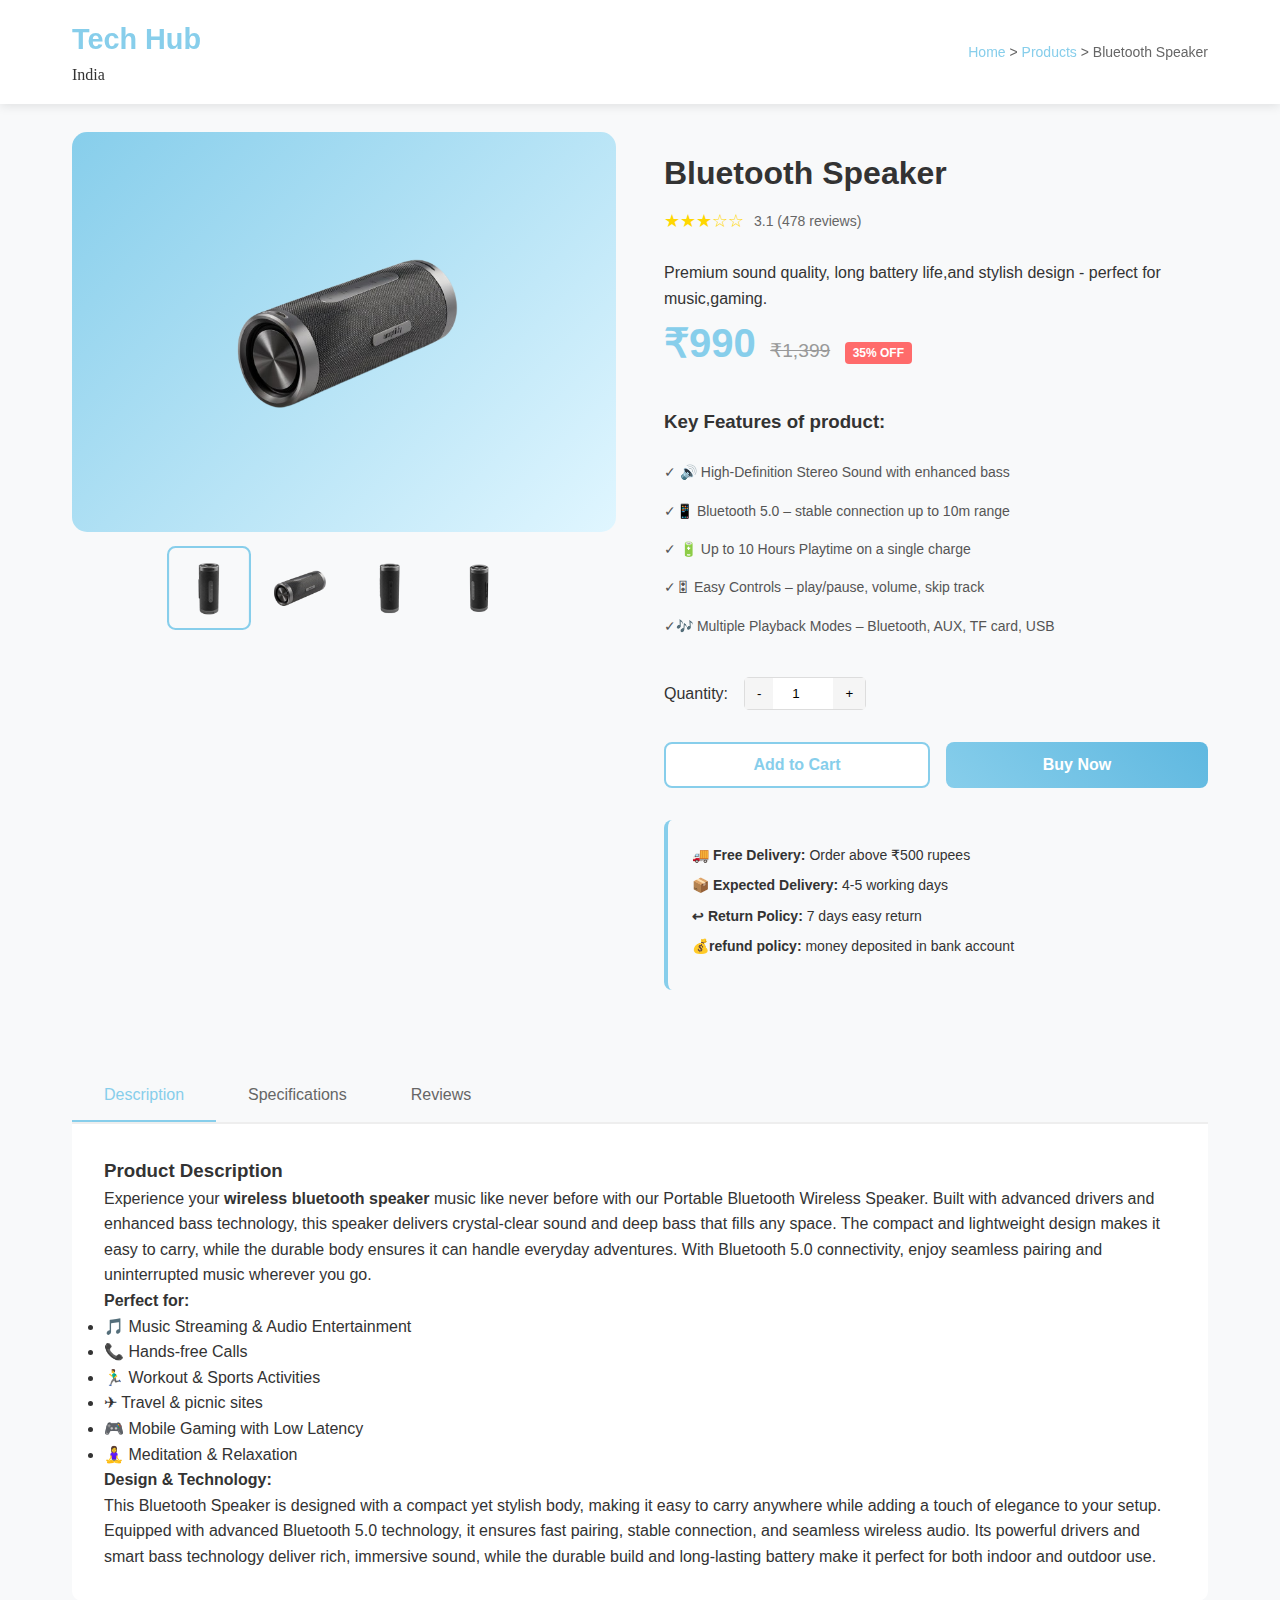
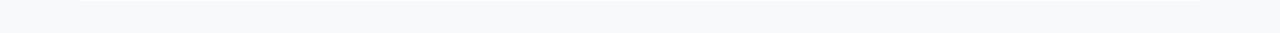
<file: bluetoothspeaker.html>
<!DOCTYPE html>
<html lang="en">
<head>
    <meta charset="UTF-8">
    <meta name="viewport" content="width=device-width, initial-scale=1.0">
    <title>SkyMart</title>
    <link rel="stylesheet" href="holder2.css">
</head>
<body>
    <!-- Navigation -->
    <nav class="navbar">
        <div class="nav-container">
            <div class="logo">
                <h2><a class="logo-name" href="main.html" >Tech Hub </a></h2><p style="font-family:Verdana" >India</p></a></h2>
            </div>
            <div class="breadcrumb">
                <a href="main.html">Home</a> > 
                <a href="main.html">Products</a> > 
                <span>Bluetooth Speaker</span>
            </div>
        </div>
    </nav>

    <!-- Product Detail Container -->
    <div class="product-detail-container">
        
        <!-- Product Images Section -->
        <div class="product-images">
            <div class="main-image">
                <img src="specker2.png" alt="Wireless Bluetooth Earbuds" id="mainImage">
            </div>
            <div class="thumbnail-images">
                <img src="2stviewspecker.png" alt="Earbuds with Case" class="thumbnail active" onclick="changeImage(this)">
                <img src="specker2.png" alt="Single Earbud" class="thumbnail" onclick="changeImage(this)">
                <img src="3stviewspecker.png" alt="Charging Case" class="thumbnail" onclick="changeImage(this)">
                <img src="4stviewspecker.png" alt="In Use" class="thumbnail" onclick="changeImage(this)">
            </div>
        </div>

        <!-- Product Info Section -->
        <div class="product-info">
            <div class="product-header">
                <h1 class="product-name">Bluetooth Speaker</h1>
                <div class="product-rating">
                    <div class="stars">★★★☆☆</div>
                    <span class="rating-count">3.1 (478 reviews)</span>
<br>
                </div>
<p class="abhi">Premium sound quality, long battery life,and stylish design - perfect for music,gaming.</p>

            </div>

            <div class="price-section">
                <span class="current-price">₹990</span>
                <span class="old-price">₹1,399</span>
                <span class="discount-percent">35% OFF</span>
            </div>

            <div class="product-features">
                <h3>Key Features of product:</h3>
                <ul>
                    <li>✓ 🔊 High-Definition Stereo Sound with enhanced bass
</li>
                    <li>✓📱 Bluetooth 5.0 – stable connection up to 10m range


 </li>
                    <li>✓ 🔋 Up to 10 Hours Playtime on a single charge


 </li>
                    <li>✓🎛 Easy Controls – play/pause, volume, skip track
 </li>
                    <li>✓🎶 Multiple Playback Modes – Bluetooth, AUX, TF card, USB

 </li>
                </ul>
            </div>

            <div class="quantity-section">
                <label>Quantity:</label>
                <div class="quantity-controls">
                    <button onclick="decreaseQty()">-</button>
                    <input type="number" id="quantity" value="1" min="1" max="10">
                    <button onclick="increaseQty()">+</button>
                </div>
            </div>

            <div class="action-buttons">
                <button class="add-to-cart-btn">Add to Cart</button>
                <button class="buy-now-btn">Buy Now</button>
                
            </div>

            <div class="delivery-info">
                <div class="delivery-item">
                    <strong>🚚 Free Delivery:</strong> Order above ₹500 rupees
                </div>
                <div class="delivery-item">
                    <strong>📦 Expected Delivery:</strong> 4-5 working days
                </div>
                <div class="delivery-item">
                    <strong>↩ Return Policy:</strong> 7 days easy return
                </div>
                  <div class="delivery-item">
                    <strong>💰refund policy:</strong> money deposited in bank account
                </div>

            </div>
        </div>
    </div>

    <!-- Product Description Tabs -->
    <div class="description-container"> 
        <div class="tabs">
            <button class="tab-button active" onclick="openTab(event, 'description')">Description</button>
            <button class="tab-button" onclick="openTab(event, 'specifications')">Specifications</button>
            <button class="tab-button" onclick="openTab(event, 'reviews')">Reviews</button>
        </div>

        <!-- Description Tab -->
        <div id="description" class="tab-content active">
            <h3>Product Description</h3>
            <p>Experience your <strong> wireless bluetooth speaker </strong> music like never before with our Portable Bluetooth Wireless Speaker. Built with advanced drivers and enhanced bass technology, this speaker delivers crystal-clear sound and deep bass that fills any space. The compact and lightweight design makes it easy to carry, while the durable body ensures it can handle everyday adventures. With Bluetooth 5.0 connectivity, enjoy seamless pairing and uninterrupted music wherever you go.
                            </p>
            
            
            <h4>Perfect for:</h4>
            <ul>
                <li>🎵 Music Streaming & Audio Entertainment</li>
                <li>📞 Hands-free Calls </li>
                <li>🏃‍♂ Workout & Sports Activities</li>
                <li>✈ Travel & picnic sites</li>
                <li>🎮 Mobile Gaming with Low Latency</li>
                <li>🧘‍♀ Meditation & Relaxation</li>
            </ul>

            <h4>Design & Technology:</h4>
            <p>
                This Bluetooth Speaker is designed with a compact yet stylish body, making it easy to carry anywhere while adding a touch of elegance to your setup. Equipped with advanced Bluetooth 5.0 technology, it ensures fast pairing, stable connection, and seamless wireless audio. Its powerful drivers and smart bass technology deliver rich, immersive sound, while the durable build and long-lasting battery make it perfect for both indoor and outdoor use.            </p>
        </div>

        <!-- Specifications Tab -->
        <div id="specifications" class="tab-content">
            <h3>Technical Specifications</h3>
            <table class="specs-table">
                <tr>
                    <td><strong>Bluetooth Version</strong></td>
                    <td>Bluetooth 5.3</td>
                </tr>
                <tr>
                    <td><strong>range</strong></td>
                    <td>upto 10 meters</td>
                </tr>
                <tr>
                    <td><strong>Charging Time</strong></td>
                    <td>2 hours</td>
                </tr>
                <tr>
                    <td><strong>dimensions</strong></td>
                    <td>180x70x70 mm</td>
                </tr>
                <tr>
                    <td><strong>output power</strong></td>
                    <td>10W</td>
                </tr>
                <tr>
                    <td><strong>battery capacity</strong></td>
                    <td>1200mAh</td>
                </tr>
                <tr>
                    <td><strong>Charging Port</strong></td>
                    <td>USB-C</td>
                </tr>
                <tr>
                    <td><strong>Weight</strong></td>
                    <td>400g</td>
                </tr>
                <tr>
                    <td><strong>Warranty</strong></td>
                    <td>1 Year Manufacturer Warranty</td>
                </tr>
            </table>
        </div>

        <!-- Reviews Tab -->
        <div id="reviews" class="tab-content">
            <h3>Customer Reviews (127)</h3>
            
            <div class="review-summary">
                <div class="overall-rating">
                    <span class="big-rating">4.3</span>
                    <div class="stars-large">★★★★☆</div>
                    <p>Based on 127 reviews</p>
                </div>
                <div class="rating-breakdown">
                    <div class="rating-bar">
                        <span>5★</span>
                        <div class="bar"><div class="fill" style="width: 60%"></div></div>
                        <span>76</span>
                    </div>
                    <div class="rating-bar">
                        <span>4★</span>
                        <div class="bar"><div class="fill" style="width: 25%"></div></div>
                        <span>32</span>
                    </div>
                    <div class="rating-bar">
                        <span>3★</span>
                        <div class="bar"><div class="fill" style="width: 10%"></div></div>
                        <span>13</span>
                    </div>
                    <div class="rating-bar">
                        <span>2★</span>
                        <div class="bar"><div class="fill" style="width: 3%"></div></div>
                        <span>4</span>
                    </div>
                    <div class="rating-bar">
                        <span>1★</span>
                        <div class="bar"><div class="fill" style="width: 2%"></div></div>
                        <span>2</span>
                    </div>
                </div>
            </div>

            <div class="individual-reviews">
                <div class="review-item">
                    <div class="review-header">
                        <strong>advait salvi</strong>
                        <div class="stars">★★★★★</div>
                        <span class="review-date">3 days ago</span>
                    </div>
                    <p>"Didn’t expect this much bass from something that fits in my palm. It handled a small balcony party without distorting even once. The fabric grip feels premium, and battery easily lasts two evenings. Just wish it came in more colors."</p>
                </div>

                <div class="review-item">
                    <div class="review-header">
                        <strong>Sumit bhise</strong>
                        <div class="stars">★★★★☆</div>
                        <span class="review-date">1 week ago</span>
                    </div>
                    <p>"Sound clarity is top-notch for vocals and podcasts. At full volume, it gets a little sharp, but nothing unbearable. Bluetooth range surprised me — I left my phone in another room and it kept playing fine. Charging cable feels flimsy though."</p>
                </div>

                <div class="review-item">
                    <div class="review-header">
                        <strong>Vikram Joshi</strong>
                        <div class="stars">★★★☆☆</div>
                        <span class="review-date">2 weeks ago</span>
                    </div>
                    <p>"Honestly, I dropped it twice and it’s still alive. Battery backup of almost 10 hours with heavy use. The built-in LED ring looks cool at night. If you’re into lo-fi or chill playlists, this thing nails it."</p>
                </div>

                <div class="review-item">
                    <div class="review-header">
                        <strong>Meera Shah</strong>
                        <div class="stars">★★☆☆☆</div>
                        <span class="review-date">3 weeks ago</span>
                    </div>
                    <p>"Sound is fine indoors, but outdoors it gets drowned easily. Buttons feel stiff. Also takes forever to charge. Not a disaster, just disappointing after reading all the hype."</p>
                </div>
            </div>
        </div>
    </div>
    <script>
        // Tab functionality
function openTab(event, tabName) {
    // Hide all tab contents
    const tabContents = document.querySelectorAll('.tab-content');
    tabContents.forEach(content => {
        content.classList.remove('active');
    });
    
    // Remove active class from all buttons
    const tabButtons = document.querySelectorAll('.tab-button');
    tabButtons.forEach(button => {
        button.classList.remove('active');
    });
    
    // Show selected tab and mark button as active
    document.getElementById(tabName).classList.add('active');
    event.currentTarget.classList.add('active');
}


function changeImage(clickedImg) {
    // Main image element को find करें
    const mainImage = document.getElementById('mainImage');
    
    // Clicked thumbnail की src को main image में set करें
    mainImage.src = clickedImg.src;
    
    // Alt text भी update करें
    mainImage.alt = clickedImg.alt;
}


function increaseQty() {
    const quantityInput = document.getElementById('quantity');
    let currentValue = parseInt(quantityInput.value);
    const maxValue = parseInt(quantityInput.max) || 10;
    
    if (currentValue < maxValue) {
        quantityInput.value = currentValue + 1;
    }
}

function decreaseQty() {
    const quantityInput = document.getElementById('quantity');
    let currentValue = parseInt(quantityInput.value);
    const minValue = parseInt(quantityInput.min) || 1;
    
    if (currentValue > minValue) {
        quantityInput.value = currentValue - 1;
    }
}

// Cart management with localStorage
class ShoppingCart {
    constructor() {
        this.cart = this.loadCart();
        this.updateCartCount();
    }
    
    addToCart(product) {
        const quantity = parseInt(document.getElementById('quantity').value) || 1;
        const existingItem = this.cart.find(item => item.id === product.id);
        
        if (existingItem) {
            existingItem.quantity += quantity;
        } else {
            this.cart.push({
                ...product,
                quantity: quantity
            });
        }
        
        this.saveCart();
        this.updateCartCount();
        this.showNotification('Product added to cart!');
    }
    
    saveCart() {
        localStorage.setItem('shopping-cart', JSON.stringify(this.cart));
    }
    
    loadCart() {
        const savedCart = localStorage.getItem('shopping-cart');
        return savedCart ? JSON.parse(savedCart) : [];
    }
    
    updateCartCount() {
        const count = this.cart.reduce((total, item) => total + item.quantity, 0);
        const cartCountElement = document.querySelector('.cart-count');
        if (cartCountElement) {
            cartCountElement.textContent = count;
        }
    }
    
    showNotification(message) {
        // Simple notification
        const notification = document.createElement('div');
        notification.className = 'cart-notification';
        notification.textContent = message;
        notification.style.cssText = `
            position: fixed;
            top: 20px;
            right: 20px;
            background: #28a745;
            color: white;
            padding: 15px;
            border-radius: 5px;
            z-index: 1000;
        `;
        
        document.body.appendChild(notification);
        
        setTimeout(() => {
            notification.remove();
        }, 3000);
    }
}

// Initialize cart
const shoppingCart = new ShoppingCart();







    </script>
</body>
</html>
</file>
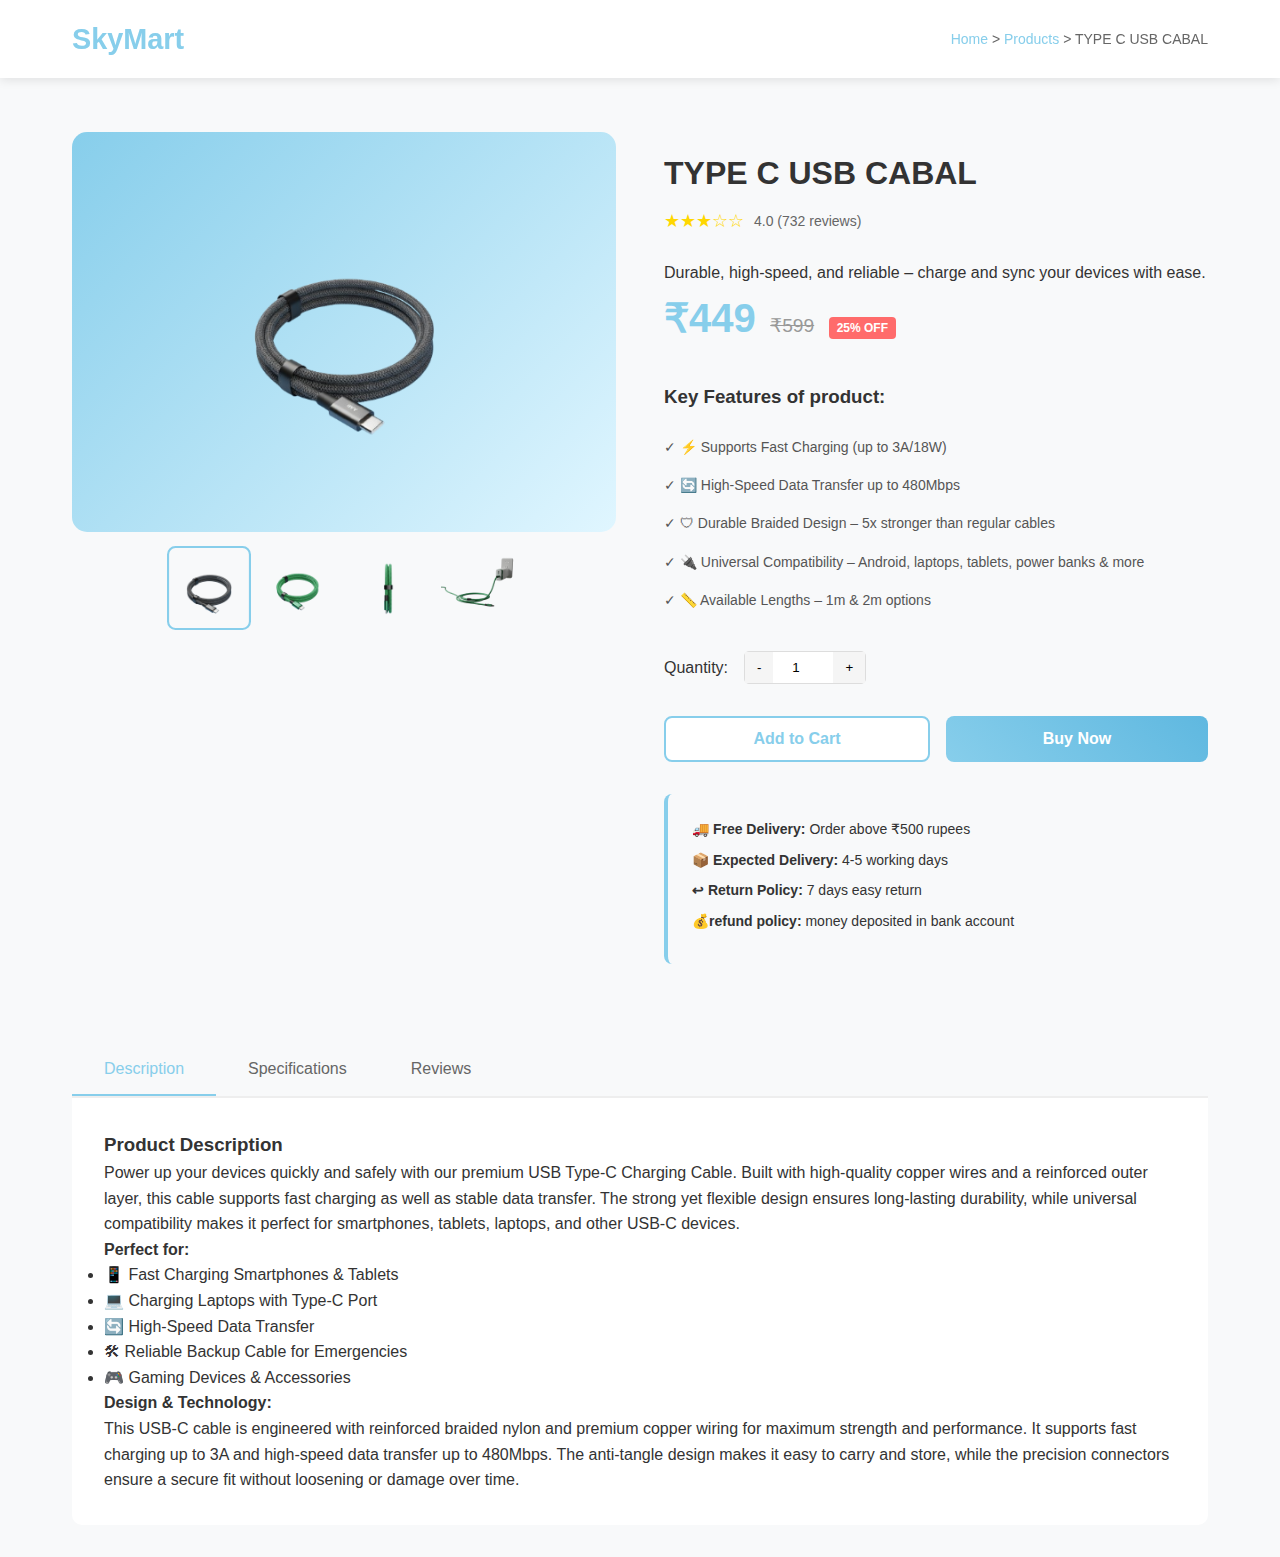
<file: cable.html>
<!DOCTYPE html>
<html lang="en">
<head>
    <meta charset="UTF-8">
    <meta name="viewport" content="width=device-width, initial-scale=1.0">
    <title>Wireless Bluetooth Earbuds - SkyMart</title>
    <link rel="stylesheet" href="holder2.css">
</head>
<body>
    <!-- Navigation -->
    <nav class="navbar">
        <div class="nav-container">
            <div class="logo">
                <h2><a href="main.html">SkyMart</a></h2>
            </div>
            <div class="breadcrumb">
                <a href="main.html">Home</a> > 
                <a href="index.html#products">Products</a> > 
                <span>TYPE C USB CABAL</span>
            </div>
        </div>
    </nav>

    <!-- Product Detail Container -->
    <div class="product-detail-container">
        
        <!-- Product Images Section -->
        <div class="product-images">
            <div class="main-image">
                <img src="cabal.png" alt="Wireless Bluetooth Earbuds" id="mainImage">
            </div>
            <div class="thumbnail-images">
                <img src="cabal.png" alt="Earbuds with Case" class="thumbnail active" onclick="changeImage(this)">
                <img src="cabal1.png" alt="Single Earbud" class="thumbnail" onclick="changeImage(this)">
                <img src="cabal2.png" alt="Charging Case" class="thumbnail" onclick="changeImage(this)">
                <img src="cabal3.png" alt="In Use" class="thumbnail" onclick="changeImage(this)">
            </div>
        </div>

        <!-- Product Info Section -->
        <div class="product-info">
            <div class="product-header">
                <h1 class="product-name">TYPE C USB CABAL</h1>
                <div class="product-rating">
                    <div class="stars">★★★☆☆</div>
                    <span class="rating-count">4.0 (732 reviews)</span>
<br>
                </div>
<p class="abhi">Durable, high-speed, and reliable – charge and sync your devices with ease.

</p>

            </div>

            <div class="price-section">
                <span class="current-price">₹449</span>
                <span class="old-price">₹599</span>
                <span class="discount-percent">25% OFF</span>
            </div>

            <div class="product-features">
                <h3>Key Features of product:</h3>
                <ul>
                    <li>✓ ⚡ Supports Fast Charging (up to 3A/18W)

</li>
                    <li>✓ 🔄 High-Speed Data Transfer up to 480Mbps

</li>
                    <li>✓ 🛡 Durable Braided Design – 5x stronger than regular cables
</li>
                    <li>✓ 🔌 Universal Compatibility – Android, laptops, tablets, power banks & more

</li>
                    <li>✓ 📏 Available Lengths – 1m & 2m options

</li>
                </ul>
            </div>

            <div class="quantity-section">
                <label>Quantity:</label>
                <div class="quantity-controls">
                    <button onclick="decreaseQty()">-</button>
                    <input type="number" id="quantity" value="1" min="1" max="10">
                    <button onclick="increaseQty()">+</button>
                </div>
            </div>

            <div class="action-buttons">
                <button class="add-to-cart-btn">Add to Cart</button>
                <button class="buy-now-btn">Buy Now</button>
                
            </div>

            <div class="delivery-info">
                <div class="delivery-item">
                    <strong>🚚 Free Delivery:</strong> Order above ₹500 rupees
                </div>
                <div class="delivery-item">
                    <strong>📦 Expected Delivery:</strong> 4-5 working days
                </div>
                <div class="delivery-item">
                    <strong>↩ Return Policy:</strong> 7 days easy return
                </div>
                  <div class="delivery-item">
                    <strong>💰refund policy:</strong> money deposited in bank account
                </div>

            </div>
        </div>
    </div>

    <!-- Product Description Tabs -->
    <div class="description-container"> 
        <div class="tabs">
            <button class="tab-button active" onclick="openTab(event, 'description')">Description</button>
            <button class="tab-button" onclick="openTab(event, 'specifications')">Specifications</button>
            <button class="tab-button" onclick="openTab(event, 'reviews')">Reviews</button>
        </div>

        <!-- Description Tab -->
        <div id="description" class="tab-content active">
            <h3>Product Description</h3>
            <p> Power up your devices quickly and safely with our premium USB Type-C Charging Cable. Built with high-quality copper wires and a reinforced outer layer, this cable supports fast charging as well as stable data transfer. The strong yet flexible design ensures long-lasting durability, while universal compatibility makes it perfect for smartphones, tablets, laptops, and other USB-C devices.
                           </p>
            
            
            <h4>Perfect for:</h4>
            <ul>
                <li>📱 Fast Charging Smartphones & Tablets

</li>
                <li>💻 Charging Laptops with Type-C Port

</li>
                <li>🔄 High-Speed Data Transfer

</li>
                <li>🛠 Reliable Backup Cable for Emergencies

</li>
                <li>🎮 Gaming Devices & Accessories

</li>
                
            </ul>

            <h4>Design & Technology:</h4>
            <p>
                This USB-C cable is engineered with reinforced braided nylon and premium copper wiring for maximum strength and performance. It supports fast charging up to 3A and high-speed data transfer up to 480Mbps. The anti-tangle design makes it easy to carry and store, while the precision connectors ensure a secure fit without loosening or damage over time.

    </p>
        </div>

        <!-- Specifications Tab -->
        <div id="specifications" class="tab-content">
            <h3>Technical Specifications</h3>
            <table class="specs-table">
                <tr>
                    <td><strong>connection type</strong></td>
                    <td>USB-A to Type-C / USB-C to USB-C (variants)

</td>
                </tr>
                <tr>
                    <td><strong>output</strong></td>
                    <td>Up to 3A (fast charging supported)

</td>
                </tr>
                <tr>
                    <td><strong>data transfer</strong></td>
                    <td> Up to 480Mbps
</td>
                </tr>
                <tr>
                    <td><strong>material</strong></td>
                    <td>Braided Nylon + Copper Core

</td>
                </tr>
                <tr>
                    <td><strong>compatibility</strong></td>
                    <td>All USB-C supported devices
</td>
                </tr>
                <tr>
                    <td><strong>color options</strong></td>
                    <td>Black, White, Red, Blue
</td>
                </tr>
                <tr>
                    <td><strong>price</strong></td>
                    <td>(placeholder): ₹299.00 – ₹499.00 (depending on length)</td>
                </tr>
                                <tr>
                    <td><strong>Warranty</strong></td>
                    <td>1 Year Manufacturer Warranty</td>
                </tr>
            </table>
        </div>

        <!-- Reviews Tab -->
        <div id="reviews" class="tab-content">
            <h3>Customer Reviews (127)</h3>
            
            <div class="review-summary">
                <div class="overall-rating">
                    <span class="big-rating">4.0</span>
                    <div class="stars-large">★★★★☆</div>
                    <p>Based on 732 reviews</p>
                </div>
                <div class="rating-breakdown">
                    <div class="rating-bar">
                        <span>5★</span>
                        <div class="bar"><div class="fill" style="width: 60%"></div></div>
                        <span>465</span>
                    </div>
                    <div class="rating-bar">
                        <span>4★</span>
                        <div class="bar"><div class="fill" style="width: 25%"></div></div>
                        <span>192</span>
                    </div>
                    <div class="rating-bar">
                        <span>3★</span>
                        <div class="bar"><div class="fill" style="width: 10%"></div></div>
                        <span>43</span>
                    </div>
                    <div class="rating-bar">
                        <span>2★</span>
                        <div class="bar"><div class="fill" style="width: 3%"></div></div>
                        <span>33</span>
                    </div>
                    <div class="rating-bar">
                        <span>1★</span>
                        <div class="bar"><div class="fill" style="width: 2%"></div></div>
                        <span>10</span>
                    </div>
                </div>
            </div>

            <div class="individual-reviews">
                <div class="review-item">
                    <div class="review-header">
                        <strong>siddhi gole</strong>
                        <div class="stars">★★★★★</div>
                        <span class="review-date">3 days ago</span>
                    </div>
                    <p>"amazing cable at that price point , good quality , works very well."</p>
                </div>

                <div class="review-item">
                    <div class="review-header">
                        <strong>disha mahajan</strong>
                        <div class="stars">★★★★★</div>
                        <span class="review-date">1 week ago</span>
                    </div>
                    <p>"best cable for my work at office and home it charges my all devices."</p>
                </div>

                <div class="review-item">
                    <div class="review-header">
                        <strong>shivani bhise</strong>
                        <div class="stars">★★★★☆</div>
                        <span class="review-date">2 weeks ago</span>
                    </div>
                    <p>"this is now my primary charging cable for data tranfering in outdoor and indoor activities."</p>
                </div>

                <div class="review-item">
                    <div class="review-header">
                        <strong>Meera khan</strong>
                        <div class="stars">★★★★★</div>
                        <span class="review-date">3 weeks ago</span>
                    </div>
                    <p>"the speed of tranfering data is very fast at that price."</p>
                </div>
            </div>
        </div>
    </div>

    <script>
        // Tab functionality
function openTab(event, tabName) {
    // Hide all tab contents
    const tabContents = document.querySelectorAll('.tab-content');
    tabContents.forEach(content => {
        content.classList.remove('active');
    });
    
    // Remove active class from all buttons
    const tabButtons = document.querySelectorAll('.tab-button');
    tabButtons.forEach(button => {
        button.classList.remove('active');
    });
    
    // Show selected tab and mark button as active
    document.getElementById(tabName).classList.add('active');
    event.currentTarget.classList.add('active');
}


function changeImage(clickedImg) {
    // Main image element को find करें
    const mainImage = document.getElementById('mainImage');
    
    // Clicked thumbnail की src को main image में set करें
    mainImage.src = clickedImg.src;
    
    // Alt text भी update करें
    mainImage.alt = clickedImg.alt;
}


function increaseQty() {
    const quantityInput = document.getElementById('quantity');
    let currentValue = parseInt(quantityInput.value);
    const maxValue = parseInt(quantityInput.max) || 10;
    
    if (currentValue < maxValue) {
        quantityInput.value = currentValue + 1;
    }
}

function decreaseQty() {
    const quantityInput = document.getElementById('quantity');
    let currentValue = parseInt(quantityInput.value);
    const minValue = parseInt(quantityInput.min) || 1;
    
    if (currentValue > minValue) {
        quantityInput.value = currentValue - 1;
    }
}

// Cart management with localStorage
class ShoppingCart {
    constructor() {
        this.cart = this.loadCart();
        this.updateCartCount();
    }
    
    addToCart(product) {
        const quantity = parseInt(document.getElementById('quantity').value) || 1;
        const existingItem = this.cart.find(item => item.id === product.id);
        
        if (existingItem) {
            existingItem.quantity += quantity;
        } else {
            this.cart.push({
                ...product,
                quantity: quantity
            });
        }
        
        this.saveCart();
        this.updateCartCount();
        this.showNotification('Product added to cart!');
    }
    
    saveCart() {
        localStorage.setItem('shopping-cart', JSON.stringify(this.cart));
    }
    
    loadCart() {
        const savedCart = localStorage.getItem('shopping-cart');
        return savedCart ? JSON.parse(savedCart) : [];
    }
    
    updateCartCount() {
        const count = this.cart.reduce((total, item) => total + item.quantity, 0);
        const cartCountElement = document.querySelector('.cart-count');
        if (cartCountElement) {
            cartCountElement.textContent = count;
        }
    }
    
    showNotification(message) {
        // Simple notification
        const notification = document.createElement('div');
        notification.className = 'cart-notification';
        notification.textContent = message;
        notification.style.cssText = `
            position: fixed;
            top: 20px;
            right: 20px;
            background: #28a745;
            color: white;
            padding: 15px;
            border-radius: 5px;
            z-index: 1000;
        `;
        
        document.body.appendChild(notification);
        
        setTimeout(() => {
            notification.remove();
        }, 3000);
    }
}

// Initialize cart
const shoppingCart = new ShoppingCart();







    </script>
</body>
</html>
</file>
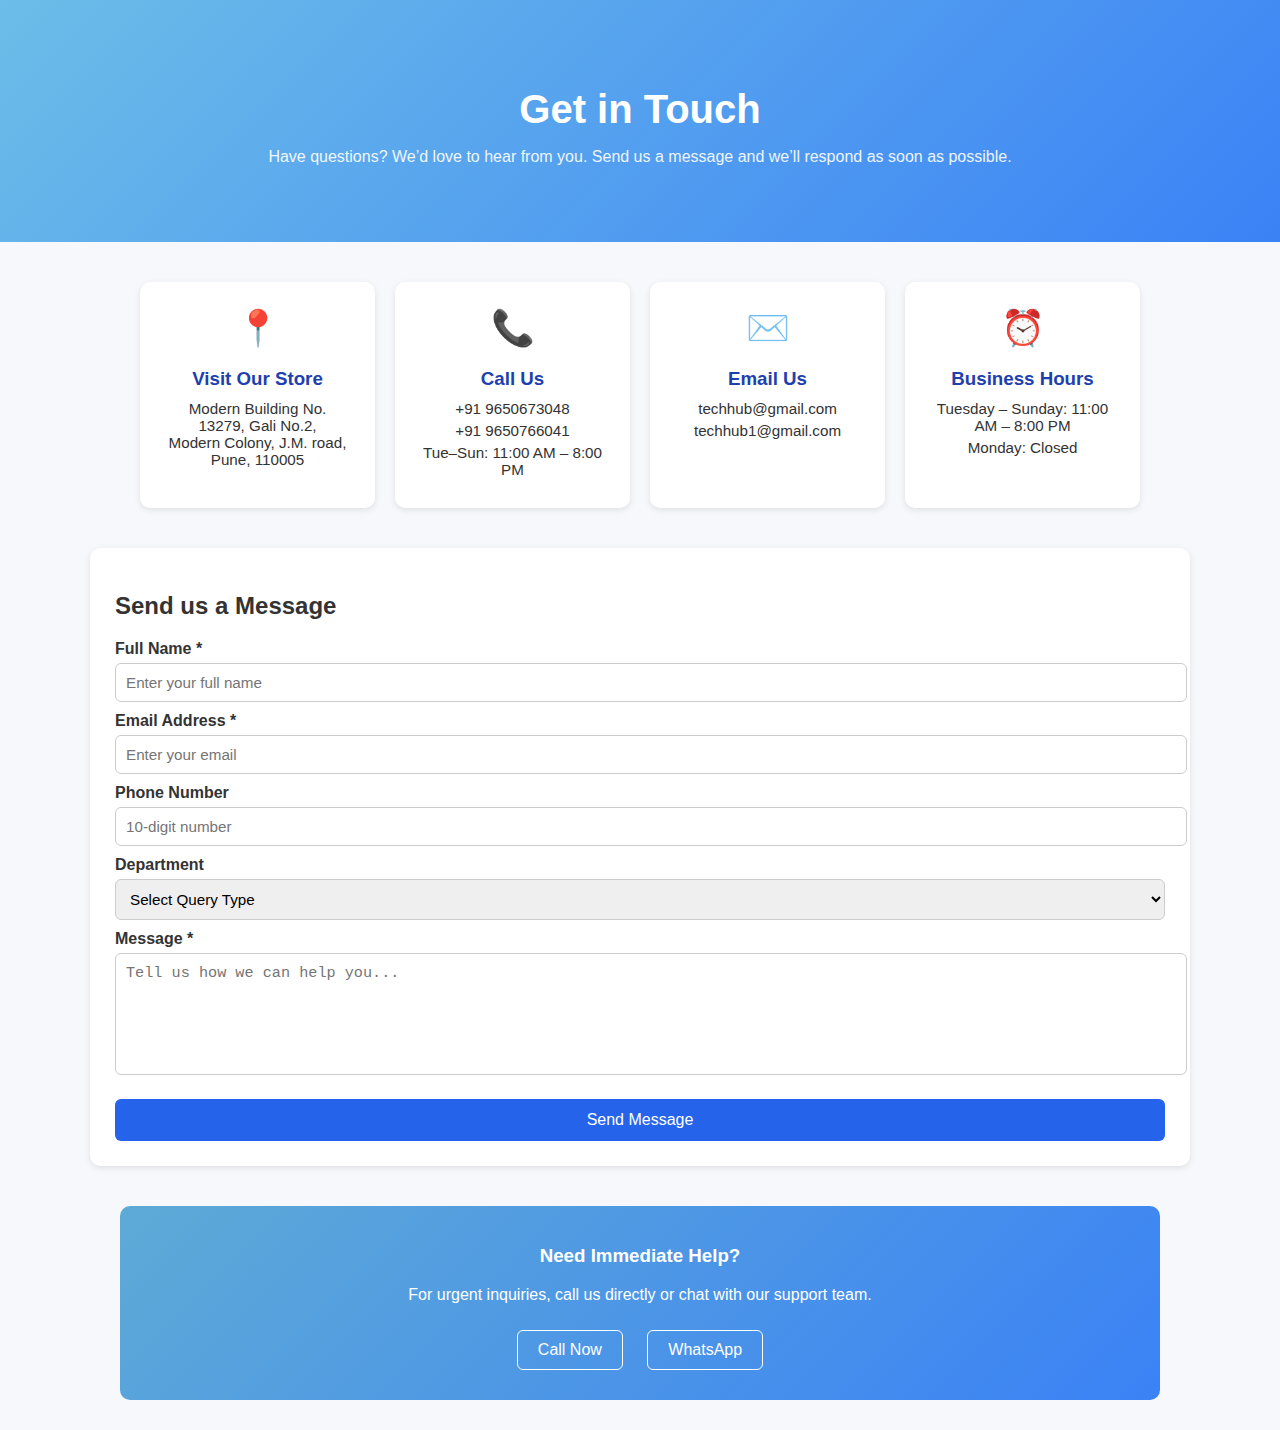
<file: contactUs.html>
<!DOCTYPE html>
<html lang="en">
<head>
  <meta charset="UTF-8" />
  <meta name="viewport" content="width=device-width, initial-scale=1.0" />
  <title>Contact Us | TechHub</title>
  <style>
    body {
      font-family: "Poppins", Arial, sans-serif;
      margin: 0;
      background: #f7f8fb;
      color: #333;
    }

    /* Header Section */
    .header {
      background: linear-gradient(135deg, #6cbde8, #3b82f6);
      color: white;
      text-align: center;
      padding: 60px 20px;
    }

    .header h1 {
      font-size: 2.5rem;
      margin-bottom: 10px;
    }

    .header p {
      font-size: 1rem;
      opacity: 0.9;
    }

    /* Info Cards */
    .info-section {
      display: grid;
      grid-template-columns: repeat(auto-fit, minmax(230px, 1fr));
      gap: 20px;
      margin: 40px auto;
      width: 90%;
      max-width: 1000px;
    }

    .info-card {
      background: white;
      border-radius: 10px;
      box-shadow: 0 2px 6px rgba(0, 0, 0, 0.1);
      padding: 25px;
      text-align: center;
    }

    .info-card h3 {
      color: #1e40af;
      margin-bottom: 10px;
    }

    .info-card p {
      margin: 5px 0;
      font-size: 0.95rem;
    }

    /* Contact Form Section */
    .contact-section {
      display: grid;
      grid-template-columns: repeat(auto-fit, minmax(330px, 1fr));
      gap: 20px;
      width: 90%;
      max-width: 1100px;
      margin: 40px auto;
    }

    .contact-form, .contact-map {
      background: white;
      border-radius: 10px;
      box-shadow: 0 2px 6px rgba(0, 0, 0, 0.1);
      padding: 25px;
    }

    .contact-form h2 {
      margin-bottom: 20px;
    }

    form label {
      display: block;
      margin-top: 10px;
      font-weight: 600;
    }

    input, select, textarea {
      width: 100%;
      padding: 10px;
      margin-top: 5px;
      border: 1px solid #ccc;
      border-radius: 6px;
      font-size: 0.95rem;
    }

    textarea {
      resize: none;
      height: 100px;
    }

    .submit-btn {
      background: #2563eb;
      color: white;
      border: none;
      padding: 12px;
      width: 100%;
      margin-top: 20px;
      font-size: 1rem;
      border-radius: 6px;
      cursor: pointer;
    }

    .submit-btn:hover {
      background: #7fbce1;
    }

    /* Map and Social */
    iframe {
      width: 100%;
      height: 280px;
      border: none;
      border-radius: 10px;
    }

    .follow-section {
      margin-top: 20px;
    }

    .social-icons a {
      margin-right: 15px;
      font-size: 1.4rem;
      text-decoration: none;
    }

    .help-box {
      background: linear-gradient(135deg, #5eaad6, #3b82f6);
      color: white;
      border-radius: 10px;
      padding: 20px;
      margin: 30px auto;
      text-align: center;
      width: 90%;
      max-width: 1000px;
    }

    .help-box a {
      display: inline-block;
      margin: 10px;
      padding: 10px 20px;
      color: white;
      border: 1px solid white;
      border-radius: 6px;
      text-decoration: none;
    }

    .help-box a:hover {
      background: white;
      color: #3b82f6;
    }

    @media (max-width: 600px) {
      .header h1 {
        font-size: 2rem;
      }
    }
  </style>
</head>
<body>
  <!-- Header -->
  <section class="header">
    <h1>Get in Touch</h1>
    <p>Have questions? We’d love to hear from you. Send us a message and we’ll respond as soon as possible.</p>
  </section>

  <!-- Info Cards -->
  <section class="info-section">
    <div class="info-card">
      <div style="font-size:2.2rem; margin-bottom:8px;">📍</div>
      <h3>Visit Our Store</h3>
      <p>Modern Building No. 13279, Gali No.2,<br>Modern Colony, J.M. road,<br> Pune, 110005</p>
    </div>
    <div class="info-card">
      <div style="font-size:2.2rem; margin-bottom:8px;">📞</div>
      <h3>Call Us</h3>
      <p>+91 9650673048</p>
      <p>+91 9650766041</p>
      <p>Tue–Sun: 11:00 AM – 8:00 PM</p>
    </div>
    <div class="info-card">
      <div style="font-size:2.2rem; margin-bottom:8px;">✉️</div>
      <h3>Email Us</h3>
      <p>techhub@gmail.com</p>
      <p>techhub1@gmail.com</p>
    </div>
    <div class="info-card">
      <div style="font-size:2.2rem; margin-bottom:8px;">⏰</div>
      <h3>Business Hours</h3>
      <p>Tuesday – Sunday: 11:00 AM – 8:00 PM</p>
      <p>Monday: Closed</p>
    </div>
  </section>

  <!-- Contact Form + Map -->
  <section class="contact-section">
    <div class="contact-form">
      <h2>Send us a Message</h2>
      <form>
        <label>Full Name *</label>
        <input type="text" placeholder="Enter your full name" required>

        <label>Email Address *</label>
        <input type="email" placeholder="Enter your email" required>

        <label>Phone Number</label>
        <input type="tel" placeholder="10-digit number">

        <label>Department</label>
        <select>
          <option>Select Query Type</option>
          <option>Sales</option>
          <option>Support</option>
          <option>General Inquiry</option>
        </select>

        <label>Message *</label>
        <textarea placeholder="Tell us how we can help you..." maxlength="1000" required></textarea>

        <button class="submit-btn">Send Message</button>
      </form>
    </div>


    </div>
  </section>

  <!-- Help Box -->
  <div class="help-box">
    <h3>Need Immediate Help?</h3>
    <p>For urgent inquiries, call us directly or chat with our support team.</p>
    <a href="tel:+919650673048">Call Now</a>
    <a href="https://wa.me/919650673048">WhatsApp</a>
  </div>
</body>
</html>
</file>
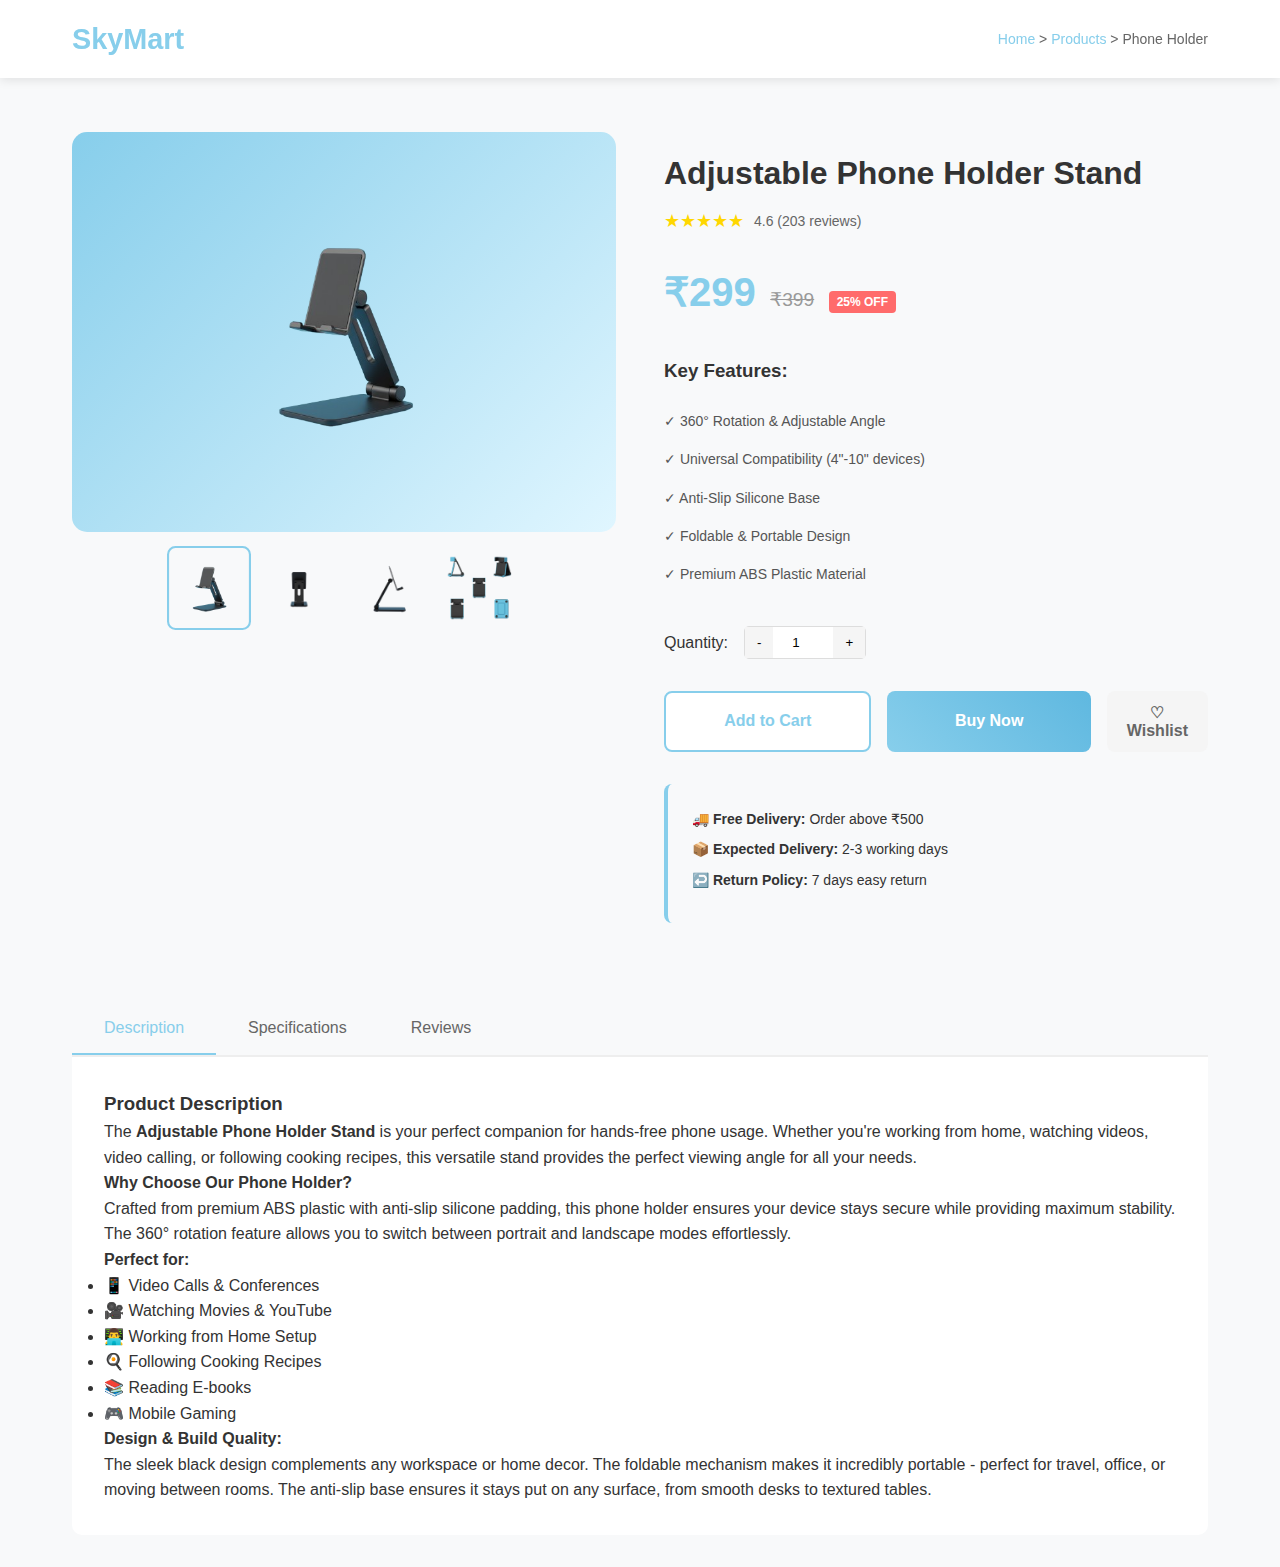
<file: holder2.html>
<!DOCTYPE html>
<html lang="en">
<head>
    <meta charset="UTF-8">
    <meta name="viewport" content="width=device-width, initial-scale=1.0">
    <title>Adjustable Phone Holder - SkyMart</title>
    <link rel="stylesheet" href="holder2.css">
</head>
<body>
    <!-- Navigation -->
    <nav class="navbar">
        <div class="nav-container">
            <div class="logo">
                <h2><a href="main.html">SkyMart</a></h2>
            </div>
            <div class="breadcrumb">
                <a href="main.html">Home</a> > 
                <a href="index.html#products">Products</a> > 
                <span>Phone Holder</span>
            </div>
        </div>
    </nav>

    <!-- Product Detail Container -->
    <div class="product-detail-container">
        
        <!-- Product Images Section -->
        <div class="product-images">
            <div class="main-image">
                <img src="holder2.png" alt="Adjustable Phone Holder" id="mainImage">
            </div>
            <div class="thumbnail-images">
                <img src="holder2.png" alt="Front View" class="thumbnail active" onclick="changeImage(this)">
                <img src="holder1.png" alt="Side View" class="thumbnail" onclick="changeImage(this)">
                <img src="holder3.png" alt="Folded View" class="thumbnail" onclick="changeImage(this)">
                <img src="holder4.png" alt="In Use" class="thumbnail" onclick="changeImage(this)">
            </div>
        </div>

        <!-- Product Info Section -->
        <div class="product-info">
            <div class="product-header">
                <h1 class="product-name">Adjustable Phone Holder Stand</h1>
                <div class="product-rating">
                    <div class="stars">★★★★★</div>
                    <span class="rating-count">4.6 (203 reviews)</span>
                </div>
            </div>

            <div class="price-section">
                <span class="current-price">₹299</span>
                <span class="old-price">₹399</span>
                <span class="discount-percent">25% OFF</span>
            </div>

            <div class="product-features">
                <h3>Key Features:</h3>
                <ul>
                    <li>✓ 360° Rotation & Adjustable Angle</li>
                    <li>✓ Universal Compatibility (4"-10" devices)</li>
                    <li>✓ Anti-Slip Silicone Base</li>
                    <li>✓ Foldable & Portable Design</li>
                    <li>✓ Premium ABS Plastic Material</li>
                </ul>
            </div>

            <div class="quantity-section">
                <label>Quantity:</label>
                <div class="quantity-controls">
                    <button onclick="decreaseQty()">-</button>
                    <input type="number" id="quantity" value="1" min="1" max="10">
                    <button onclick="increaseQty()">+</button>
                </div>
            </div>

            <div class="action-buttons">
                <button class="add-to-cart-btn">Add to Cart</button>
                <button class="buy-now-btn">Buy Now</button>
                <button class="wishlist-btn">♡ Wishlist</button>
            </div>

            <div class="delivery-info">
                <div class="delivery-item">
                    <strong>🚚 Free Delivery:</strong> Order above ₹500
                </div>
                <div class="delivery-item">
                    <strong>📦 Expected Delivery:</strong> 2-3 working days
                </div>
                <div class="delivery-item">
                    <strong>↩️ Return Policy:</strong> 7 days easy return
                </div>
            </div>
        </div>
    </div>

    <!-- Product Description Tabs -->
    <div class="description-container">
        <div class="tabs">
            <button class="tab-button active" onclick="openTab(event, 'description')">Description</button>
            <button class="tab-button" onclick="openTab(event, 'specifications')">Specifications</button>
            <button class="tab-button" onclick="openTab(event, 'reviews')">Reviews</button>
        </div>

        <!-- Description Tab -->
        <div id="description" class="tab-content active">
            <h3>Product Description</h3>
            <p>
                The <strong>Adjustable Phone Holder Stand</strong> is your perfect companion for hands-free phone usage. 
                Whether you're working from home, watching videos, video calling, or following cooking recipes, 
                this versatile stand provides the perfect viewing angle for all your needs.
            </p>
            
            <h4>Why Choose Our Phone Holder?</h4>
            <p>
                Crafted from premium ABS plastic with anti-slip silicone padding, this phone holder ensures 
                your device stays secure while providing maximum stability. The 360° rotation feature allows 
                you to switch between portrait and landscape modes effortlessly.
            </p>

            <h4>Perfect for:</h4>
            <ul>
                <li>📱 Video Calls & Conferences</li>
                <li>🎥 Watching Movies & YouTube</li>
                <li>👨‍💻 Working from Home Setup</li>
                <li>🍳 Following Cooking Recipes</li>
                <li>📚 Reading E-books</li>
                <li>🎮 Mobile Gaming</li>
            </ul>

            <h4>Design & Build Quality:</h4>
            <p>
                The sleek black design complements any workspace or home decor. The foldable mechanism makes it 
                incredibly portable - perfect for travel, office, or moving between rooms. The anti-slip base 
                ensures it stays put on any surface, from smooth desks to textured tables.
            </p>
        </div>

        <!-- Specifications Tab -->
        <div id="specifications" class="tab-content">
            <h3>Technical Specifications</h3>
            <table class="specs-table">
                <tr>
                    <td><strong>Material</strong></td>
                    <td>Premium ABS Plastic + Silicone Padding</td>
                </tr>
                <tr>
                    <td><strong>Color</strong></td>
                    <td>Matte Black</td>
                </tr>
                <tr>
                    <td><strong>Compatibility</strong></td>
                    <td>Smartphones & Tablets (4" to 10" screen size)</td>
                </tr>
                <tr>
                    <td><strong>Rotation</strong></td>
                    <td>360° Full Rotation</td>
                </tr>
                <tr>
                    <td><strong>Angle Adjustment</strong></td>
                    <td>0° to 180° Adjustable</td>
                </tr>
                <tr>
                    <td><strong>Weight</strong></td>
                    <td>120 grams</td>
                </tr>
                <tr>
                    <td><strong>Dimensions</strong></td>
                    <td>15cm x 12cm x 8cm (when open)</td>
                </tr>
                <tr>
                    <td><strong>Base Type</strong></td>
                    <td>Anti-Slip Silicone</td>
                </tr>
                <tr>
                    <td><strong>Warranty</strong></td>
                    <td>1 Year Manufacturer Warranty</td>
                </tr>
            </table>
        </div>

        <!-- Reviews Tab -->
        <div id="reviews" class="tab-content">
            <h3>Customer Reviews (203)</h3>
            
            <div class="review-summary">
                <div class="overall-rating">
                    <span class="big-rating">4.6</span>
                    <div class="stars-large">★★★★★</div>
                    <p>Based on 203 reviews</p>
                </div>
                <div class="rating-breakdown">
                    <div class="rating-bar">
                        <span>5★</span>
                        <div class="bar"><div class="fill" style="width: 70%"></div></div>
                        <span>142</span>
                    </div>
                    <div class="rating-bar">
                        <span>4★</span>
                        <div class="bar"><div class="fill" style="width: 20%"></div></div>
                        <span>41</span>
                    </div>
                    <div class="rating-bar">
                        <span>3★</span>
                        <div class="bar"><div class="fill" style="width: 7%"></div></div>
                        <span>14</span>
                    </div>
                    <div class="rating-bar">
                        <span>2★</span>
                        <div class="bar"><div class="fill" style="width: 2%"></div></div>
                        <span>4</span>
                    </div>
                    <div class="rating-bar">
                        <span>1★</span>
                        <div class="bar"><div class="fill" style="width: 1%"></div></div>
                        <span>2</span>
                    </div>
                </div>
            </div>

            <div class="individual-reviews">
                <div class="review-item">
                    <div class="review-header">
                        <strong>Rahul Kumar</strong>
                        <div class="stars">★★★★★</div>
                        <span class="review-date">2 days ago</span>
                    </div>
                    <p>"Excellent build quality! Perfect for video calls. The 360° rotation works smoothly."</p>
                </div>

                <div class="review-item">
                    <div class="review-header">
                        <strong>Priya Sharma</strong>
                        <div class="stars">★★★★★</div>
                        <span class="review-date">1 week ago</span>
                    </div>
                    <p>"Great for kitchen use while following recipes. Sturdy and doesn't slip at all."</p>
                </div>

                <div class="review-item">
                    <div class="review-header">
                        <strong>Amit Patel</strong>
                        <div class="stars">★★★★☆</div>
                        <span class="review-date">2 weeks ago</span>
                    </div>
                    <p>"Good product for the price. Folds nicely for travel. Wish it was slightly heavier for more stability."</p>
                </div>
            </div>
        </div>
    </div>

       <script>
        // Tab functionality
function openTab(event, tabName) {
    // Hide all tab contents
    const tabContents = document.querySelectorAll('.tab-content');
    tabContents.forEach(content => {
        content.classList.remove('active');
    });
    
    // Remove active class from all buttons
    const tabButtons = document.querySelectorAll('.tab-button');
    tabButtons.forEach(button => {
        button.classList.remove('active');
    });
    
    // Show selected tab and mark button as active
    document.getElementById(tabName).classList.add('active');
    event.currentTarget.classList.add('active');
}


function changeImage(clickedImg) {
    // Main image element को find करें
    const mainImage = document.getElementById('mainImage');
    
    // Clicked thumbnail की src को main image में set करें
    mainImage.src = clickedImg.src;
    
    // Alt text भी update करें
    mainImage.alt = clickedImg.alt;
}


function increaseQty() {
    const quantityInput = document.getElementById('quantity');
    let currentValue = parseInt(quantityInput.value);
    const maxValue = parseInt(quantityInput.max) || 10;
    
    if (currentValue < maxValue) {
        quantityInput.value = currentValue + 1;
    }
}

function decreaseQty() {
    const quantityInput = document.getElementById('quantity');
    let currentValue = parseInt(quantityInput.value);
    const minValue = parseInt(quantityInput.min) || 1;
    
    if (currentValue > minValue) {
        quantityInput.value = currentValue - 1;
    }
}

// Cart management with localStorage
class ShoppingCart {
    constructor() {
        this.cart = this.loadCart();
        this.updateCartCount();
    }
    
    addToCart(product) {
        const quantity = parseInt(document.getElementById('quantity').value) || 1;
        const existingItem = this.cart.find(item => item.id === product.id);
        
        if (existingItem) {
            existingItem.quantity += quantity;
        } else {
            this.cart.push({
                ...product,
                quantity: quantity
            });
        }
        
        this.saveCart();
        this.updateCartCount();
        this.showNotification('Product added to cart!');
    }
    
    saveCart() {
        localStorage.setItem('shopping-cart', JSON.stringify(this.cart));
    }
    
    loadCart() {
        const savedCart = localStorage.getItem('shopping-cart');
        return savedCart ? JSON.parse(savedCart) : [];
    }
    
    updateCartCount() {
        const count = this.cart.reduce((total, item) => total + item.quantity, 0);
        const cartCountElement = document.querySelector('.cart-count');
        if (cartCountElement) {
            cartCountElement.textContent = count;
        }
    }
    
    showNotification(message) {
        // Simple notification
        const notification = document.createElement('div');
        notification.className = 'cart-notification';
        notification.textContent = message;
        notification.style.cssText = `
            position: fixed;
            top: 20px;
            right: 20px;
            background: #28a745;
            color: white;
            padding: 15px;
            border-radius: 5px;
            z-index: 1000;
        `;
        
        document.body.appendChild(notification);
        
        setTimeout(() => {
            notification.remove();
        }, 3000);
    }
}

// Initialize cart
const shoppingCart = new ShoppingCart();







    </script>

</body>
</html>
</file>
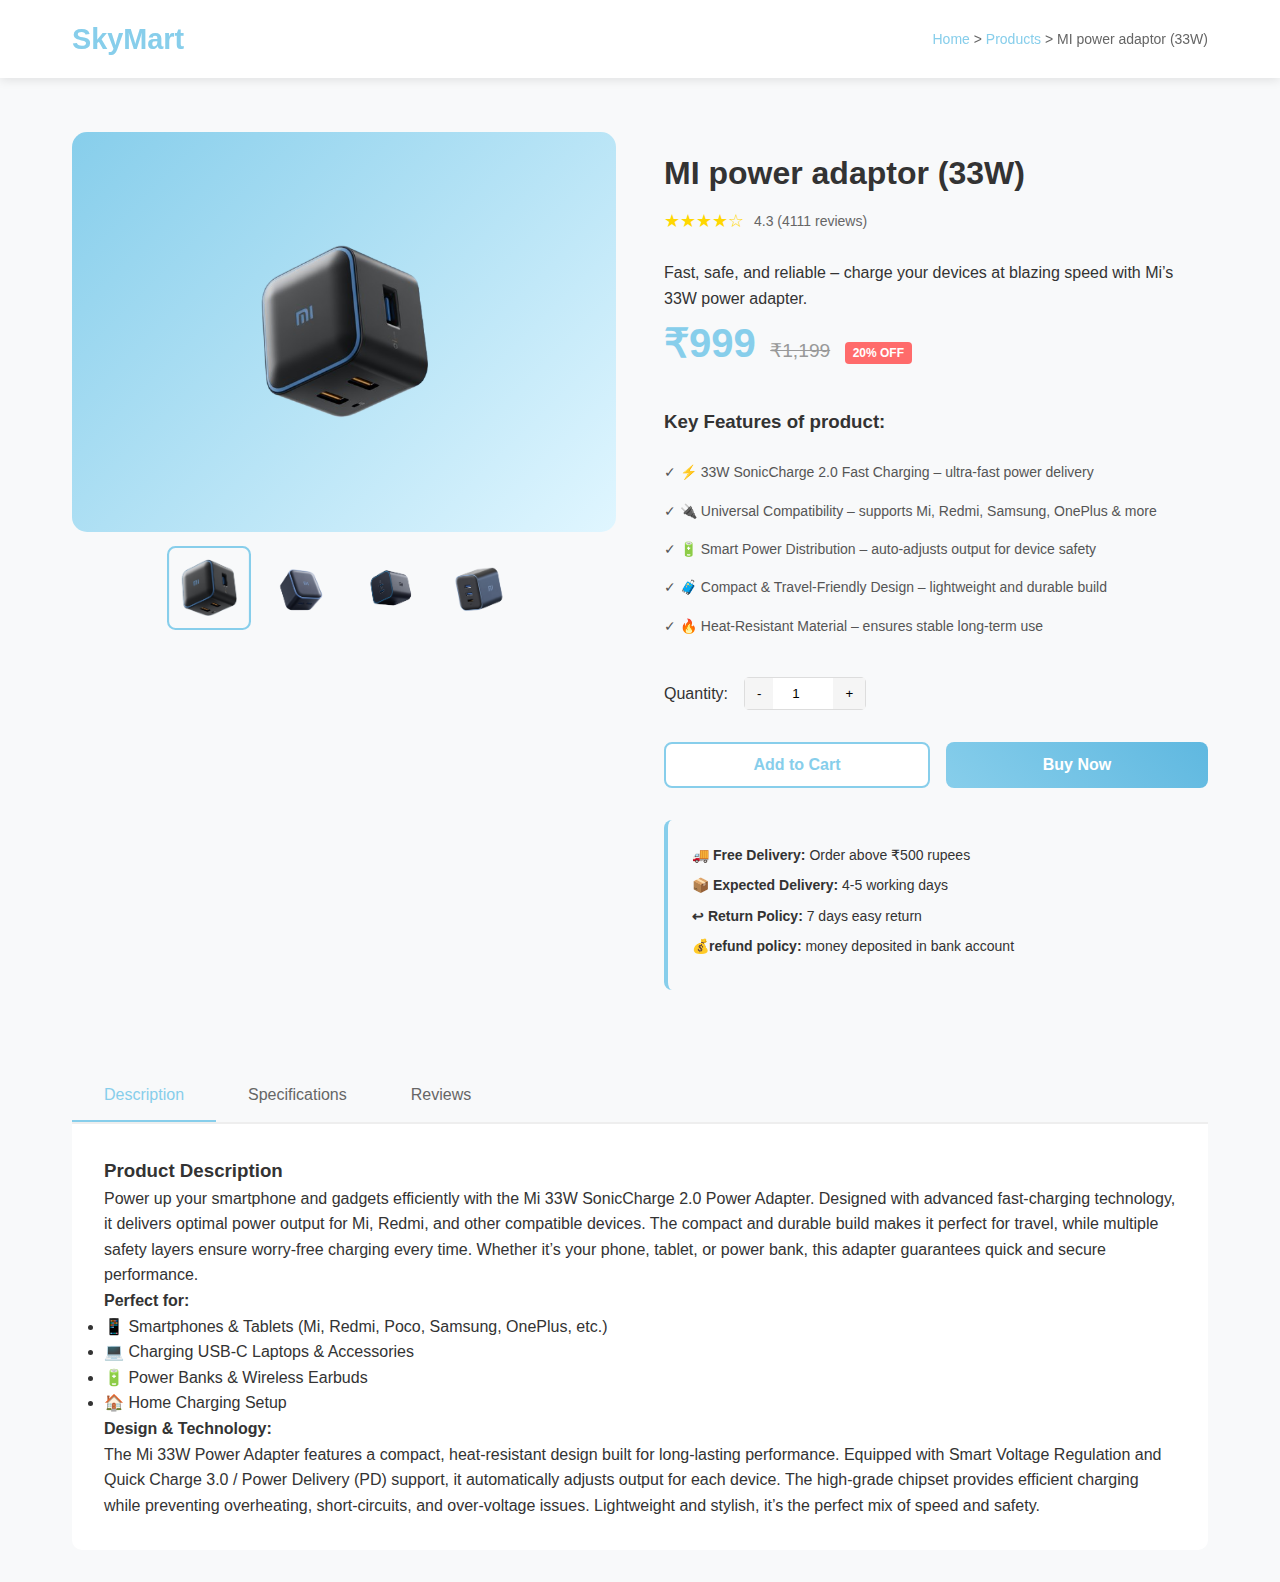
<file: miadpter.html>
<!DOCTYPE html>
<html lang="en">
<head>
    <meta charset="UTF-8">
    <meta name="viewport" content="width=device-width, initial-scale=1.0">
    <title>MI power adaptor (33W) - SkyMart</title>
    <link rel="stylesheet" href="holder2.css">
</head>
<body>
    <!-- Navigation -->
    <nav class="navbar">
        <div class="nav-container">
            <div class="logo">
                <h2><a href="main.html">SkyMart</a></h2>
            </div>
            <div class="breadcrumb">
                <a href="main.html">Home</a> > 
                <a href="index.html#products">Products</a> > 
                <span>MI power adaptor (33W)</span>
            </div>
        </div>
    </nav>

    <!-- Product Detail Container -->
    <div class="product-detail-container">
        
        <!-- Product Images Section -->
        <div class="product-images">
            <div class="main-image">
                <img src="mipower2.png" alt="Wireless Bluetooth Earbuds" id="mainImage">
            </div>
            <div class="thumbnail-images">
                <img src="mipower2.png" alt="Earbuds with Case" class="thumbnail active" onclick="changeImage(this)">
                <img src="mipower1.png" alt="Single Earbud" class="thumbnail" onclick="changeImage(this)">
                <img src="mipower3.png" alt="Charging Case" class="thumbnail" onclick="changeImage(this)">
                <img src="mipower4.png" alt="In Use" class="thumbnail" onclick="changeImage(this)">
            </div>
        </div>

        <!-- Product Info Section -->
        <div class="product-info">
            <div class="product-header">
                <h1 class="product-name">MI power adaptor (33W)</h1>
                <div class="product-rating">
                    <div class="stars">★★★★☆</div>
                    <span class="rating-count">4.3 (4111 reviews)</span>
<br>
                </div>
<p class="abhi">Fast, safe, and reliable – charge your devices at blazing speed with Mi’s 33W power adapter.
</p>

            </div>

            <div class="price-section">
                <span class="current-price">₹999</span>
                <span class="old-price">₹1,199</span>
                <span class="discount-percent">20% OFF</span>
            </div>

            <div class="product-features">
                <h3>Key Features of product:</h3>
                <ul>
                    <li>✓ ⚡ 33W SonicCharge 2.0 Fast Charging – ultra-fast power delivery

</li>
                    <li>✓ 🔌 Universal Compatibility – supports Mi, Redmi, Samsung, OnePlus & more

 </li>
                    <li>✓ 🔋 Smart Power Distribution – auto-adjusts output for device safety

 </li>
                    <li>✓ 🧳 Compact & Travel-Friendly Design – lightweight and durable build
</li>
                    <li>✓ 🔥 Heat-Resistant Material – ensures stable long-term use
</li>
                </ul>
            </div>

            <div class="quantity-section">
                <label>Quantity:</label>
                <div class="quantity-controls">
                    <button onclick="decreaseQty()">-</button>
                    <input type="number" id="quantity" value="1" min="1" max="10">
                    <button onclick="increaseQty()">+</button>
                </div>
            </div>

            <div class="action-buttons">
                <button class="add-to-cart-btn">Add to Cart</button>
                <button class="buy-now-btn">Buy Now</button>
                
            </div>

            <div class="delivery-info">
                <div class="delivery-item">
                    <strong>🚚 Free Delivery:</strong> Order above ₹500 rupees
                </div>
                <div class="delivery-item">
                    <strong>📦 Expected Delivery:</strong> 4-5 working days
                </div>
                <div class="delivery-item">
                    <strong>↩ Return Policy:</strong> 7 days easy return
                </div>
                  <div class="delivery-item">
                    <strong>💰refund policy:</strong> money deposited in bank account
                </div>

            </div>
        </div>
    </div>

    <!-- Product Description Tabs -->
    <div class="description-container"> 
        <div class="tabs">
            <button class="tab-button active" onclick="openTab(event, 'description')">Description</button>
            <button class="tab-button" onclick="openTab(event, 'specifications')">Specifications</button>
            <button class="tab-button" onclick="openTab(event, 'reviews')">Reviews</button>
        </div>

        <!-- Description Tab -->
        <div id="description" class="tab-content active">
            <h3>Product Description</h3>
            <p>Power up your smartphone and gadgets efficiently with the Mi 33W SonicCharge 2.0 Power Adapter. Designed with advanced fast-charging technology, it delivers optimal power output for Mi, Redmi, and other compatible devices. The compact and durable build makes it perfect for travel, while multiple safety layers ensure worry-free charging every time. Whether it’s your phone, tablet, or power bank, this adapter guarantees quick and secure performance.

                            </p>
            
            
            <h4>Perfect for:</h4>
            <ul>
                <li>📱 Smartphones & Tablets (Mi, Redmi, Poco, Samsung, OnePlus, etc.)
</li>
                <li> 💻 Charging USB-C Laptops & Accessories
</li>
                <li> 🔋 Power Banks & Wireless Earbuds
</li>
                <li>🏠 Home Charging Setup
</li>
                
                          </ul>

            <h4>Design & Technology:</h4>
            <p>
               The Mi 33W Power Adapter features a compact, heat-resistant design built for long-lasting performance. Equipped with Smart Voltage Regulation and Quick Charge 3.0 / Power Delivery (PD) support, it automatically adjusts output for each device. The high-grade chipset provides efficient charging while preventing overheating, short-circuits, and over-voltage issues. Lightweight and stylish, it’s the perfect mix of speed and safety.

 </p>
        </div>

        <!-- Specifications Tab -->
        <div id="specifications" class="tab-content">
            <h3>Technical Specifications</h3>
            <table class="specs-table">
                <tr>
                    <td><strong>power output</strong></td>
                    <td>33W Max
</td>
                </tr>
                <tr>
                    <td><strong>input</strong></td>
                    <td>100–240V ~ 50/60Hz
</td>
                </tr>
                <tr>
                    <td><strong>outputs</strong></td>
                    <td>5V/3A, 9V/3A, 12V/2.5A, 20V/1.35A
</td>
                </tr>
                <tr>
                    <td><strong>ports</strong></td>
                    <td>USB-A / Type-C (based on variant)
</td>
                </tr>
                <tr>
                    <td><strong>technology</strong></td>
                    <td>Qualcomm QC 3.0 & Power Delivery (PD)
</td>
                </tr>
                <tr>
                    <td><strong>IP rating</strong></td>
                    <td>IP64 Rating</td>
                </tr>
                <tr>
                    <td><strong>copatibility</strong></td>
                    <td> All smartphones, tablets, and Type-C devices
</td>
                </tr>
                                <tr>
                    <td><strong>Weight</strong></td>
                    <td>90 gram</td>
                </tr>
                <tr>
                    <td><strong>Warranty</strong></td>
                    <td>1 Year Manufacturer Warranty</td>
                </tr>
            </table>
        </div>

        <!-- Reviews Tab -->
        <div id="reviews" class="tab-content">
            <h3>Customer Reviews (127)</h3>
            
            <div class="review-summary">
                <div class="overall-rating">
                    <span class="big-rating">4.3</span>
                    <div class="stars-large">★★★★☆</div>
                    <p>Based on 4111 reviews</p>
                </div>
                <div class="rating-breakdown">
                    <div class="rating-bar">
                        <span>5★</span>
                        <div class="bar"><div class="fill" style="width: 75%"></div></div>
                        <span>3918</span>
                    </div>
                    <div class="rating-bar">
                        <span>4★</span>
                        <div class="bar"><div class="fill" style="width: 54%"></div></div>
                        <span>56</span>
                    </div>
                    <div class="rating-bar">
                        <span>3★</span>
                        <div class="bar"><div class="fill" style="width: 39%"></div></div>
                        <span>120</span>
                    </div>
                    <div class="rating-bar">
                        <span>2★</span>
                        <div class="bar"><div class="fill" style="width: 15%"></div></div>
                        <span>9</span>
                    </div>
                    <div class="rating-bar">
                        <span>1★</span>
                        <div class="bar"><div class="fill" style="width: 2%"></div></div>
                        <span>8</span>
                    </div>
                </div>
            </div>

            <div class="individual-reviews">
                <div class="review-item">
                    <div class="review-header">
                        <strong>Arjun Singh</strong>
                        <div class="stars">★★★★★</div>
                        <span class="review-date">3 days ago</span>
                    </div>
                    <p>"wonderfull charger xiomi that charges my all devices."</p>
                </div>

                <div class="review-item">
                    <div class="review-header">
                        <strong>Sneha Gupta</strong>
                        <div class="stars">★★★★★</div>
                        <span class="review-date">1 week ago</span>
                    </div>
                    <p>"it very helpfull in travelling , that charges my phone under 25 min."</p>
                </div>

                <div class="review-item">
                    <div class="review-header">
                        <strong>Vikram Joshi</strong>
                        <div class="stars">★★★★☆</div>
                        <span class="review-date">2 weeks ago</span>
                    </div>
                    <p>"it is very good at that price , build quality was impressive."</p>
                </div>

                <div class="review-item">
                    <div class="review-header">
                        <strong>Meera Shah</strong>
                        <div class="stars">★★★★★</div>
                        <span class="review-date">3 weeks ago</span>
                    </div>
                    <p>"this power adaptor is charges my whole famity's phone very well , works perfect after 2 years."</p>
                </div>
            </div>
        </div>
    </div>

    <script>
        // Tab functionality
function openTab(event, tabName) {
    // Hide all tab contents
    const tabContents = document.querySelectorAll('.tab-content');
    tabContents.forEach(content => {
        content.classList.remove('active');
    });
    
    // Remove active class from all buttons
    const tabButtons = document.querySelectorAll('.tab-button');
    tabButtons.forEach(button => {
        button.classList.remove('active');
    });
    
    // Show selected tab and mark button as active
    document.getElementById(tabName).classList.add('active');
    event.currentTarget.classList.add('active');
}


function changeImage(clickedImg) {
    // Main image element को find करें
    const mainImage = document.getElementById('mainImage');
    
    // Clicked thumbnail की src को main image में set करें
    mainImage.src = clickedImg.src;
    
    // Alt text भी update करें
    mainImage.alt = clickedImg.alt;
}


function increaseQty() {
    const quantityInput = document.getElementById('quantity');
    let currentValue = parseInt(quantityInput.value);
    const maxValue = parseInt(quantityInput.max) || 10;
    
    if (currentValue < maxValue) {
        quantityInput.value = currentValue + 1;
    }
}

function decreaseQty() {
    const quantityInput = document.getElementById('quantity');
    let currentValue = parseInt(quantityInput.value);
    const minValue = parseInt(quantityInput.min) || 1;
    
    if (currentValue > minValue) {
        quantityInput.value = currentValue - 1;
    }
}

// Cart management with localStorage
class ShoppingCart {
    constructor() {
        this.cart = this.loadCart();
        this.updateCartCount();
    }
    
    addToCart(product) {
        const quantity = parseInt(document.getElementById('quantity').value) || 1;
        const existingItem = this.cart.find(item => item.id === product.id);
        
        if (existingItem) {
            existingItem.quantity += quantity;
        } else {
            this.cart.push({
                ...product,
                quantity: quantity
            });
        }
        
        this.saveCart();
        this.updateCartCount();
        this.showNotification('Product added to cart!');
    }
    
    saveCart() {
        localStorage.setItem('shopping-cart', JSON.stringify(this.cart));
    }
    
    loadCart() {
        const savedCart = localStorage.getItem('shopping-cart');
        return savedCart ? JSON.parse(savedCart) : [];
    }
    
    updateCartCount() {
        const count = this.cart.reduce((total, item) => total + item.quantity, 0);
        const cartCountElement = document.querySelector('.cart-count');
        if (cartCountElement) {
            cartCountElement.textContent = count;
        }
    }
    
    showNotification(message) {
        // Simple notification
        const notification = document.createElement('div');
        notification.className = 'cart-notification';
        notification.textContent = message;
        notification.style.cssText = `
            position: fixed;
            top: 20px;
            right: 20px;
            background: #28a745;
            color: white;
            padding: 15px;
            border-radius: 5px;
            z-index: 1000;
        `;
        
        document.body.appendChild(notification);
        
        setTimeout(() => {
            notification.remove();
        }, 3000);
    }
}

// Initialize cart
const shoppingCart = new ShoppingCart();




    </script>
</body>
</html>
</file>
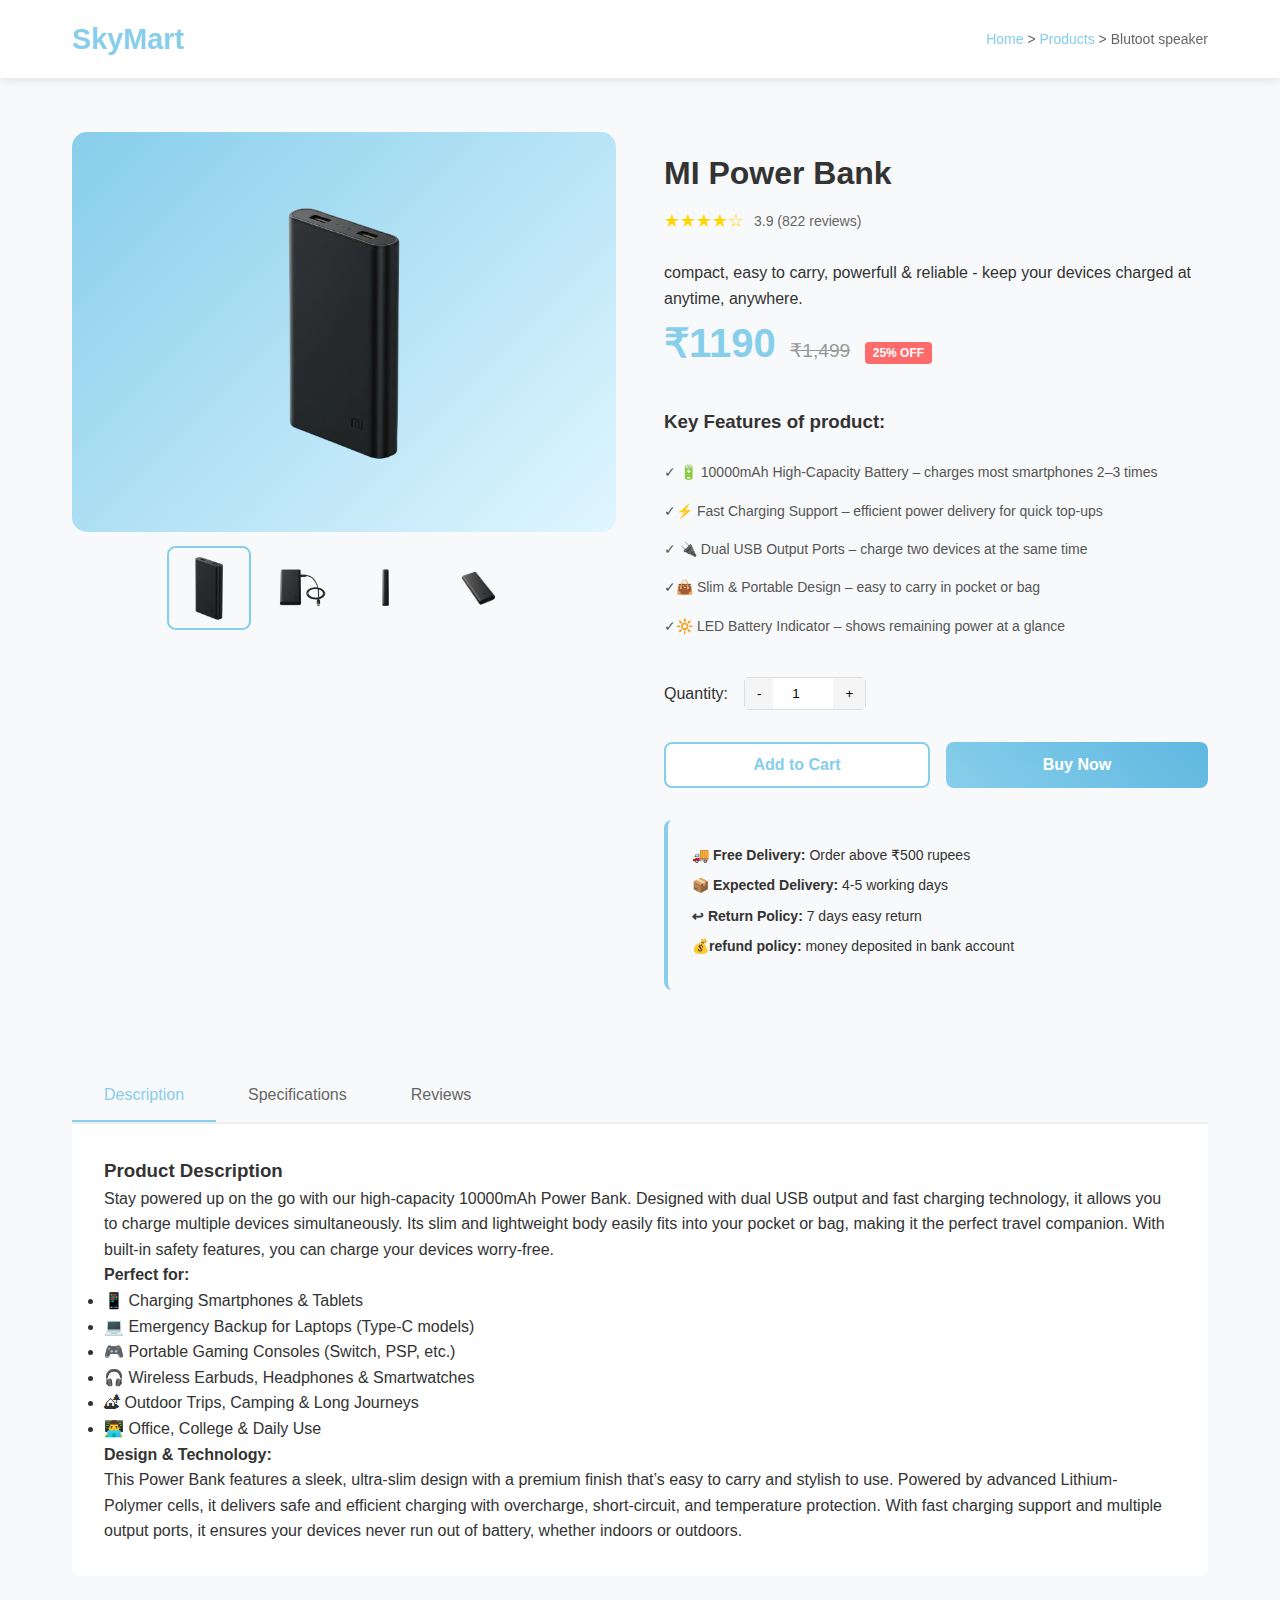
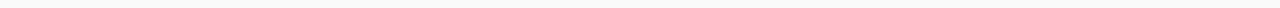
<file: powerbank.HTML>
<!DOCTYPE html>
<html lang="en">
<head>
    <meta charset="UTF-8">
    <meta name="viewport" content="width=device-width, initial-scale=1.0">
    <title>Wireless Bluetooth Earbuds - SkyMart</title>
    <link rel="stylesheet" href="holder2.css">
</head>
<body>
    <!-- Navigation -->
    <nav class="navbar">
        <div class="nav-container">
            <div class="logo">
                <h2><a href="index.html">SkyMart</a></h2>
            </div>
            <div class="breadcrumb">
                <a href="main.html">Home</a> > 
                <a href="index.html#products">Products</a> > 
                <span>Blutoot speaker</span>
            </div>
        </div>
    </nav>

    <!-- Product Detail Container -->
    <div class="product-detail-container">
        
        <!-- Product Images Section -->
        <div class="product-images">
            <div class="main-image">
                <img src="powerbank1.png" alt="Wireless Bluetooth Earbuds" id="mainImage">
            </div>
            <div class="thumbnail-images">
                <img src="powerbank1.png" alt="Earbuds with Case" class="thumbnail active" onclick="changeImage(this)">
                <img src="powerbank2.png" alt="Single Earbud" class="thumbnail" onclick="changeImage(this)">
                <img src="powerbank3.png" alt="Charging Case" class="thumbnail" onclick="changeImage(this)">
                <img src="powerbank4.png" alt="In Use" class="thumbnail" onclick="changeImage(this)">
            </div>
        </div>

        <!-- Product Info Section -->
        <div class="product-info">
            <div class="product-header">
                <h1 class="product-name">MI Power Bank</h1>
                <div class="product-rating">
                    <div class="stars">★★★★☆</div>
                    <span class="rating-count">3.9 (822 reviews)</span>
<br>
                </div>
<p class="abhi">compact, easy to carry, powerfull & reliable - keep your devices charged at anytime, anywhere.</p>

            </div>

            <div class="price-section">
                <span class="current-price">₹1190</span>
                <span class="old-price">₹1,499</span>
                <span class="discount-percent">25% OFF</span>
            </div>

            <div class="product-features">
                <h3>Key Features of product:</h3>
                <ul>
                    <li>✓ 🔋 10000mAh High-Capacity Battery – charges most smartphones 2–3 times

</li>
                    <li>✓⚡ Fast Charging Support – efficient power delivery for quick top-ups

 </li>
                    <li>✓ 🔌 Dual USB Output Ports – charge two devices at the same time


 </li>
                    <li>✓👜 Slim & Portable Design – easy to carry in pocket or bag </li>
                    <li>✓🔆 LED Battery Indicator – shows remaining power at a glance
 </li>
                </ul>
            </div>

            <div class="quantity-section">
                <label>Quantity:</label>
                <div class="quantity-controls">
                    <button onclick="decreaseQty()">-</button>
                    <input type="number" id="quantity" value="1" min="1" max="10">
                    <button onclick="increaseQty()">+</button>
                </div>
            </div>

            <div class="action-buttons">
                <button class="add-to-cart-btn">Add to Cart</button>
                <button class="buy-now-btn">Buy Now</button>
                
            </div>

            <div class="delivery-info">
                <div class="delivery-item">
                    <strong>🚚 Free Delivery:</strong> Order above ₹500 rupees
                </div>
                <div class="delivery-item">
                    <strong>📦 Expected Delivery:</strong> 4-5 working days
                </div>
                <div class="delivery-item">
                    <strong>↩ Return Policy:</strong> 7 days easy return
                </div>
                  <div class="delivery-item">
                    <strong>💰refund policy:</strong> money deposited in bank account
                </div>

            </div>
        </div>
    </div>

    <!-- Product Description Tabs -->
    <div class="description-container"> 
        <div class="tabs">
            <button class="tab-button active" onclick="openTab(event, 'description')">Description</button>
            <button class="tab-button" onclick="openTab(event, 'specifications')">Specifications</button>
            <button class="tab-button" onclick="openTab(event, 'reviews')">Reviews</button>
        </div>

        <!-- Description Tab -->
        <div id="description" class="tab-content active">
            <h3>Product Description</h3>
            <p>Stay powered up on the go with our high-capacity 10000mAh Power Bank. Designed with dual USB output and fast charging technology, it allows you to charge multiple devices simultaneously. Its slim and lightweight body easily fits into your pocket or bag, making it the perfect travel companion. With built-in safety features, you can charge your devices worry-free.

</p>
            
            
            <h4>Perfect for:</h4>
            <ul>
                <li>📱 Charging Smartphones & Tablets

</li>
                <li>💻 Emergency Backup for Laptops (Type-C models)
 </li>
                <li>🎮 Portable Gaming Consoles (Switch, PSP, etc.)

</li>
                <li>🎧 Wireless Earbuds, Headphones & Smartwatches
</li>
                <li>🏕 Outdoor Trips, Camping & Long Journeys

</li>
                <li>👨‍💻 Office, College & Daily Use
</li>
            </ul>

            <h4>Design & Technology:</h4>
            <p>This Power Bank features a sleek, ultra-slim design with a premium finish that’s easy to carry and stylish to use. Powered by advanced Lithium-Polymer cells, it delivers safe and efficient charging with overcharge, short-circuit, and temperature protection. With fast charging support and multiple output ports, it ensures your devices never run out of battery, whether indoors or outdoors.
                     </p>
        </div>

        <!-- Specifications Tab -->
        <div id="specifications" class="tab-content">
            <h3>Technical Specifications</h3>
            <table class="specs-table">
                <tr>
                    <td><strong>capacity</strong></td>
                    <td>10000mAh (74Wh) Lithium Polymer Battery
</td>
                </tr>
                <tr>
                    <td><strong>charging ports</strong></td>
                    <td>Dual Input – Micro-USB & USB-C
Triple Output – 2 × USB-A + 1 × USB-C
</td>
                </tr>
                <tr>
                    <td><strong>power output (Earbuds)</strong></td>
                    <td>18W Fast Charging (Single Port)
Dual Port Output Supported

</td>
                </tr>
                <tr>
                    <td><strong>power input</strong></td>
                    <td>18W Fast Charging Support (USB-C / Micro-USB)

</td>
                </tr>
                <tr>
                    <td><strong>battery type</strong></td>
                    <td>High-Density Lithium Polymer

</td>
                </tr>
                <tr>
                    <td><strong>charging time</strong></td>
                    <td>Approx. 6.9 Hours (with 18W charger & USB-C cable)
</td>
                </tr>
                <tr>
                    <td><strong>protection</strong></td>
                    <td>12-Layer Advanced Circuit Protection (overcharge, short circuit, temperature, etc.)

</td>
                </tr>
                <tr>
                    <td><strong>weight</strong></td>
                    <td>~434g
</td>
                </tr>
                <tr>
                    <td><strong>dimentions</strong></td>
                    <td>150.6 × 72.3 × 26.3 mm

</td>
                </tr>
                <tr>
                    <td><strong>compatibility</strong></td>
                    <td>Works with smartphones, tablets, earphones, and other USB-powered devices

</td>
                </tr>
                <tr>
                    <td><strong>Warranty</strong></td>
                    <td>6 Months Manufacturer Warranty</td>
                </tr>
            </table>
        </div>

        <!-- Reviews Tab -->
        <div id="reviews" class="tab-content">
            <h3>Customer Reviews (822)</h3>
            
            <div class="review-summary">
                <div class="overall-rating">
                    <span class="big-rating">3.9</span>
                    <div class="stars-large">★★★★☆</div>
                    <p>Based on 822 reviews</p>
                </div>
                <div class="rating-breakdown">
                    <div class="rating-bar">
                        <span>5★</span>
                        <div class="bar"><div class="fill" style="width: 60%"></div></div>
                        <span>675</span>
                    </div>
                    <div class="rating-bar">
                        <span>4★</span>
                        <div class="bar"><div class="fill" style="width: 25%"></div></div>
                        <span>54</span>
                    </div>
                    <div class="rating-bar">
                        <span>3★</span>
                        <div class="bar"><div class="fill" style="width: 10%"></div></div>
                        <span>85</span>
                    </div>
                    <div class="rating-bar">
                        <span>2★</span>
                        <div class="bar"><div class="fill" style="width: 3%"></div></div>
                        <span>8</span>
                    </div>
                    <div class="rating-bar">
                        <span>1★</span>
                        <div class="bar"><div class="fill" style="width: 2%"></div></div>
                        <span>0</span>
                    </div>
                </div>
            </div>

            <div class="individual-reviews">
                <div class="review-item">
                    <div class="review-header">
                        <strong>Advait Salvi</strong>
                        <div class="stars">★★★★★</div>
                        <span class="review-date">3 days ago</span>
                    </div>
                    <p>"best power bank! i didn't see this type of power bank, very good product in terms of power output. Battery life is excellent."</p>
                </div>

                <div class="review-item">
                    <div class="review-header">
                        <strong>Sneha patil</strong>
                        <div class="stars">★★★★★</div>
                        <span class="review-date">1 week ago</span>
                    </div>
                    <p>"best for travelling. it charges my phone 3 to 4 time, very amazing output."</p>
                </div>

                <div class="review-item">
                    <div class="review-header">
                        <strong>Vivan Joshi</strong>
                        <div class="stars">★★★★☆</div>
                        <span class="review-date">2 weeks ago</span>
                    </div>
                    <p>"Good value for money. very nice product from MI."</p>
                </div>

                <div class="review-item">
                    <div class="review-header">
                        <strong>amir shaw</strong>
                        <div class="stars">★★★★★</div>
                        <span class="review-date">3 weeks ago</span>
                    </div>
                    <p>"it gives best battery back-up to 4 to 5 days in case of travelling."</p>
                </div>
            </div>
        </div>
    </div>

    <script>
        // Tab functionality
function openTab(event, tabName) {
    // Hide all tab contents
    const tabContents = document.querySelectorAll('.tab-content');
    tabContents.forEach(content => {
        content.classList.remove('active');
    });
    
    // Remove active class from all buttons
    const tabButtons = document.querySelectorAll('.tab-button');
    tabButtons.forEach(button => {
        button.classList.remove('active');
    });
    
    // Show selected tab and mark button as active
    document.getElementById(tabName).classList.add('active');
    event.currentTarget.classList.add('active');
}


function changeImage(clickedImg) {
    // Main image element को find करें
    const mainImage = document.getElementById('mainImage');
    
    // Clicked thumbnail की src को main image में set करें
    mainImage.src = clickedImg.src;
    
    // Alt text भी update करें
    mainImage.alt = clickedImg.alt;
}


function increaseQty() {
    const quantityInput = document.getElementById('quantity');
    let currentValue = parseInt(quantityInput.value);
    const maxValue = parseInt(quantityInput.max) || 10;
    
    if (currentValue < maxValue) {
        quantityInput.value = currentValue + 1;
    }
}

function decreaseQty() {
    const quantityInput = document.getElementById('quantity');
    let currentValue = parseInt(quantityInput.value);
    const minValue = parseInt(quantityInput.min) || 1;
    
    if (currentValue > minValue) {
        quantityInput.value = currentValue - 1;
    }
}

// Cart management with localStorage
class ShoppingCart {
    constructor() {
        this.cart = this.loadCart();
        this.updateCartCount();
    }
    
    addToCart(product) {
        const quantity = parseInt(document.getElementById('quantity').value) || 1;
        const existingItem = this.cart.find(item => item.id === product.id);
        
        if (existingItem) {
            existingItem.quantity += quantity;
        } else {
            this.cart.push({
                ...product,
                quantity: quantity
            });
        }
        
        this.saveCart();
        this.updateCartCount();
        this.showNotification('Product added to cart!');
    }
    
    saveCart() {
        localStorage.setItem('shopping-cart', JSON.stringify(this.cart));
    }
    
    loadCart() {
        const savedCart = localStorage.getItem('shopping-cart');
        return savedCart ? JSON.parse(savedCart) : [];
    }
    
    updateCartCount() {
        const count = this.cart.reduce((total, item) => total + item.quantity, 0);
        const cartCountElement = document.querySelector('.cart-count');
        if (cartCountElement) {
            cartCountElement.textContent = count;
        }
    }
    
    showNotification(message) {
        // Simple notification
        const notification = document.createElement('div');
        notification.className = 'cart-notification';
        notification.textContent = message;
        notification.style.cssText = `
            position: fixed;
            top: 20px;
            right: 20px;
            background: #28a745;
            color: white;
            padding: 15px;
            border-radius: 5px;
            z-index: 1000;
        `;
        
        document.body.appendChild(notification);
        
        setTimeout(() => {
            notification.remove();
        }, 3000);
    }
}

// Initialize cart
const shoppingCart = new ShoppingCart();







    </script>
</body>
</html>
</file>
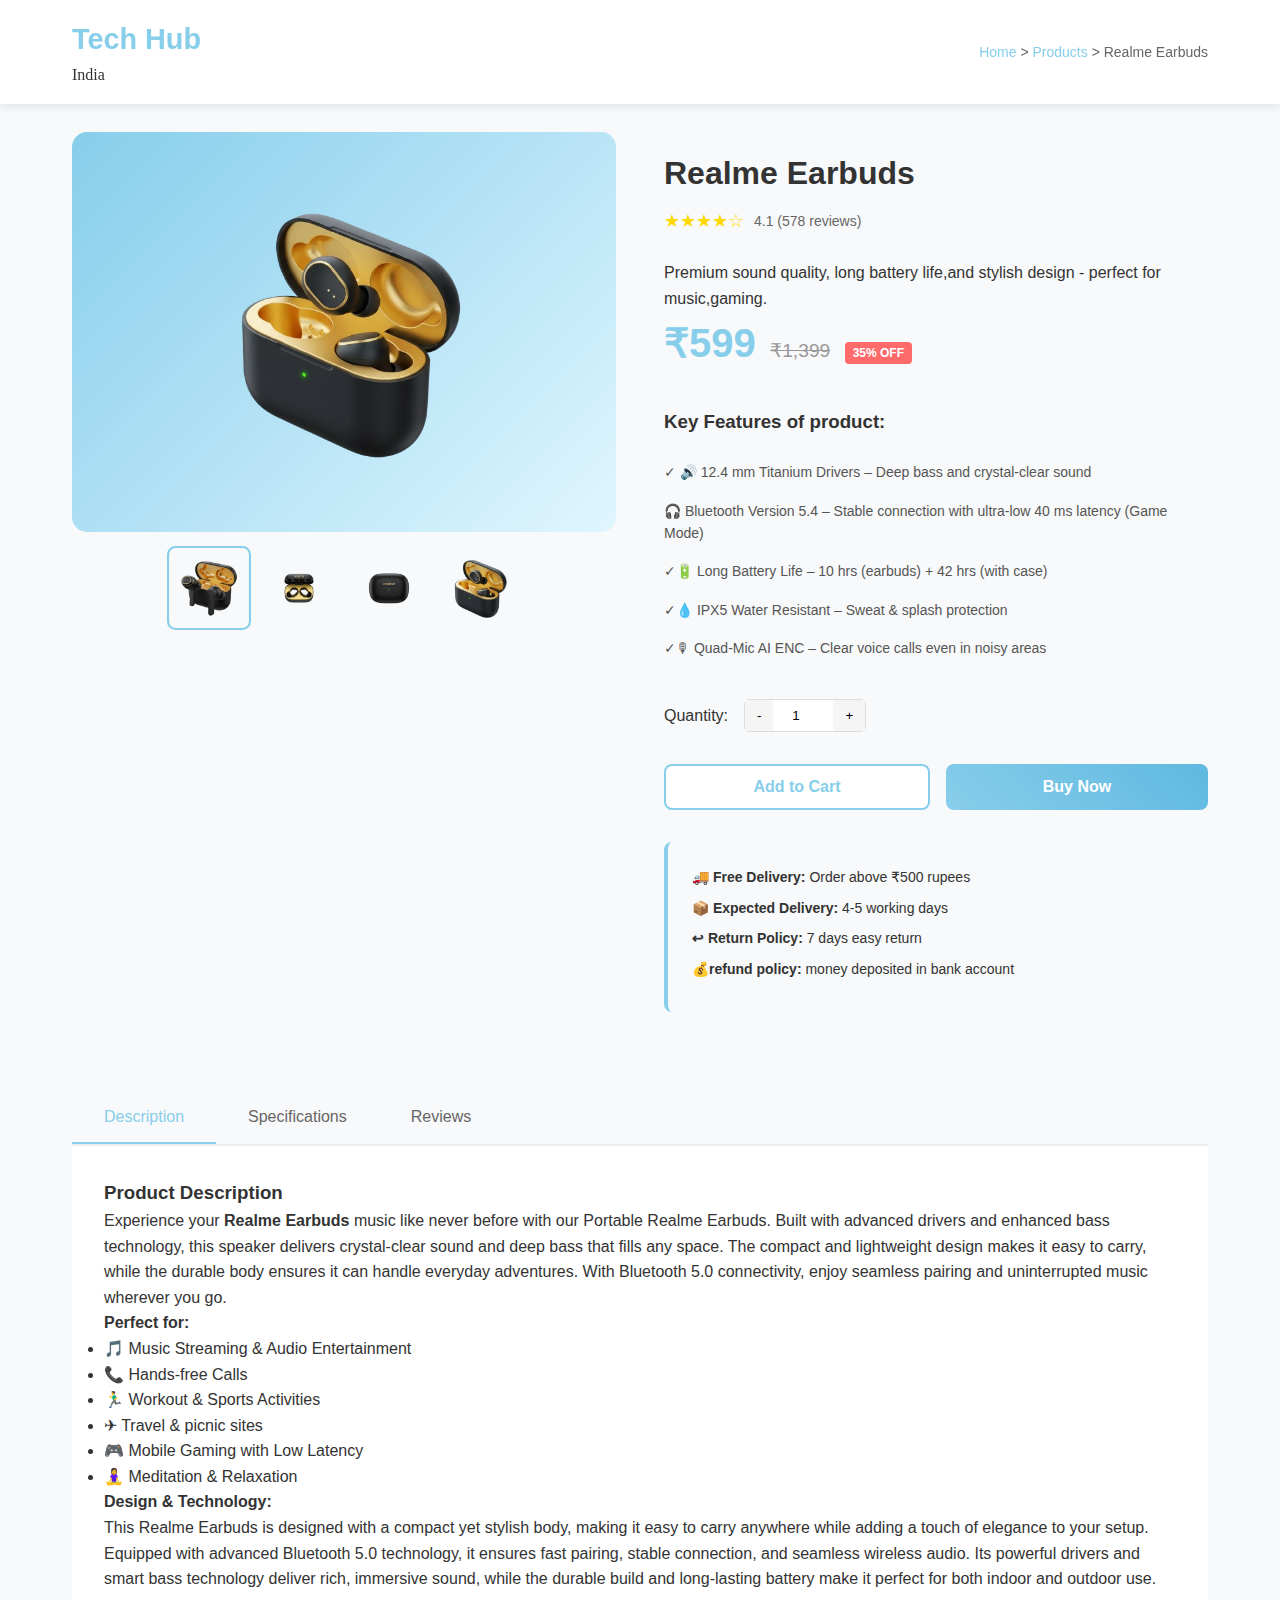
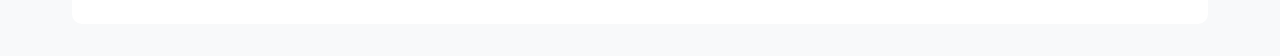
<file: RealmeEarbuds.html>
<!DOCTYPE html>
<html lang="en">
<head>
    <meta charset="UTF-8">
    <meta name="viewport" content="width=device-width, initial-scale=1.0">
    <title>SkyMart</title>
    <link rel="stylesheet" href="holder2.css">
</head>
<body>
    <!-- Navigation -->
    <nav class="navbar">
        <div class="nav-container">
            <div class="logo">
                <h2><a class="logo-name" href="main.html" >Tech Hub </a></h2><p style="font-family:Verdana" >India</p></a></h2>
            </div>
            <div class="breadcrumb">
                <a href="main.html">Home</a> > 
                <a href="main.html">Products</a> > 
                <span>Realme Earbuds</span>
            </div>
        </div>
    </nav>

    <!-- Product Detail Container -->   
    <div class="product-detail-container">
        
        <!-- Product Images Section -->
        <div class="product-images">
            <div class="main-image">
                <img src="realmeear2.png" alt="Wireless Bluetooth Earbuds" id="mainImage">
            </div>
            <div class="thumbnail-images">
                <img src="realmeear1.png" alt="Earbuds with Case" class="thumbnail active" onclick="changeImage(this)">
                <img src="realmeear3.png" alt="Single Earbud" class="thumbnail" onclick="changeImage(this)">
                <img src="realmeear4.png" alt="Charging Case" class="thumbnail" onclick="changeImage(this)">
                <img src="realmeear2.png" alt="In Use" class="thumbnail" onclick="changeImage(this)">
            </div>
        </div>

        <!-- Product Info Section -->
        <div class="product-info">
            <div class="product-header">
                <h1 class="product-name">Realme Earbuds</h1>
                <div class="product-rating">
                    <div class="stars">★★★★☆</div>
                    <span class="rating-count">4.1 (578 reviews)</span>
<br>
                </div>
<p class="abhi">Premium sound quality, long battery life,and stylish design - perfect for music,gaming.</p>

            </div>

            <div class="price-section">
                <span class="current-price">₹599</span>
                <span class="old-price">₹1,399</span>
                <span class="discount-percent">35% OFF</span>
            </div>

            <div class="product-features">
                <h3>Key Features of product:</h3>
                <ul>
                    <li>✓ 🔊 12.4 mm Titanium Drivers – Deep bass and crystal-clear sound
</li>
                    <li>🎧 Bluetooth Version 5.4 – Stable connection with ultra-low 40 ms latency (Game Mode)


 </li>
                    <li>✓🔋 Long Battery Life – 10 hrs (earbuds) + 42 hrs (with case)


 </li>
                    <li>✓💧 IPX5 Water Resistant – Sweat & splash protection
 </li>
                    <li>✓🎙 Quad-Mic AI ENC – Clear voice calls even in noisy areas

 </li>
                </ul>
            </div>

            <div class="quantity-section">
                <label>Quantity:</label>
                <div class="quantity-controls">
                    <button onclick="decreaseQty()">-</button>
                    <input type="number" id="quantity" value="1" min="1" max="10">
                    <button onclick="increaseQty()">+</button>
                </div>
            </div>

            <div class="action-buttons">
                <button class="add-to-cart-btn">Add to Cart</button>
                <button class="buy-now-btn">Buy Now</button>
                
            </div>

            <div class="delivery-info">
                <div class="delivery-item">
                    <strong>🚚 Free Delivery:</strong> Order above ₹500 rupees
                </div>
                <div class="delivery-item">
                    <strong>📦 Expected Delivery:</strong> 4-5 working days
                </div>
                <div class="delivery-item">
                    <strong>↩ Return Policy:</strong> 7 days easy return
                </div>
                  <div class="delivery-item">
                    <strong>💰refund policy:</strong> money deposited in bank account
                </div>

            </div>
        </div>
    </div>

    <!-- Product Description Tabs -->
    <div class="description-container"> 
        <div class="tabs">
            <button class="tab-button active" onclick="openTab(event, 'description')">Description</button>
            <button class="tab-button" onclick="openTab(event, 'specifications')">Specifications</button>
            <button class="tab-button" onclick="openTab(event, 'reviews')">Reviews</button>
        </div>

        <!-- Description Tab -->
        <div id="description" class="tab-content active">
            <h3>Product Description</h3>
            <p>Experience your <strong> Realme Earbuds </strong> music like never before with our Portable Realme Earbuds. Built with advanced drivers and enhanced bass technology, this speaker delivers crystal-clear sound and deep bass that fills any space. The compact and lightweight design makes it easy to carry, while the durable body ensures it can handle everyday adventures. With Bluetooth 5.0 connectivity, enjoy seamless pairing and uninterrupted music wherever you go.
                            </p>
            
            
            <h4>Perfect for:</h4>
            <ul>
                <li>🎵 Music Streaming & Audio Entertainment</li>
                <li>📞 Hands-free Calls </li>
                <li>🏃‍♂ Workout & Sports Activities</li>
                <li>✈ Travel & picnic sites</li>
                <li>🎮 Mobile Gaming with Low Latency</li>
                <li>🧘‍♀ Meditation & Relaxation</li>
            </ul>

            <h4>Design & Technology:</h4>
            <p>
                This Realme Earbuds is designed with a compact yet stylish body, making it easy to carry anywhere while adding a touch of elegance to your setup. Equipped with advanced Bluetooth 5.0 technology, it ensures fast pairing, stable connection, and seamless wireless audio. Its powerful drivers and smart bass technology deliver rich, immersive sound, while the durable build and long-lasting battery make it perfect for both indoor and outdoor use.            </p>
        </div>

        <!-- Specifications Tab -->
        <div id="specifications" class="tab-content">
            <h3>Technical Specifications</h3>
            <table class="specs-table">
                <tr>
                    <td><strong>Bluetooth Version</strong></td>
                    <td>Bluetooth 5.3</td>
                </tr>
                <tr>
                    <td><strong>range</strong></td>
                    <td>upto 15 meters</td>
                </tr>
                <tr>
                    <td><strong>Charging Time</strong></td>
                    <td>2 hours</td>
                </tr>
                <tr>
                    <td><strong>dimensions</strong></td>
                    <td>58x46x23 mm</td>
                </tr>
                <tr>
                    <td><strong>Noise Cancellation</strong></td>
                    <td>Hybrid ANC up to 45 dB</td>
                </tr>
                <tr>
                    <td><strong>battery capacity</strong></td>
                    <td>480 mAh (case) + 43 mAh × 2 (earbuds)</td>
                </tr>
                <tr>
                    <td><strong>Water Resistance</strong></td>
                    <td>IPX5 (sweat and splash resistant)</td>
                </tr>
                <tr>
                    <td><strong>Weight</strong></td>
                    <td>3.9 g per earbud, ~38 g with case</td>
                </tr>
                <tr>
                    <td><strong>Warranty</strong></td>
                    <td>2 Year Manufacturer Warranty</td>
                </tr>
            </table>
        </div>

        <!-- Reviews Tab -->
        <div id="reviews" class="tab-content">
            <h3>Customer Reviews (127)</h3>
            
            <div class="review-summary">
                <div class="overall-rating">
                    <span class="big-rating">4.3</span>
                    <div class="stars-large">★★★★☆</div>
                    <p>Based on 127 reviews</p>
                </div>
                <div class="rating-breakdown">
                    <div class="rating-bar">
                        <span>5★</span>
                        <div class="bar"><div class="fill" style="width: 60%"></div></div>
                        <span>76</span>
                    </div>
                    <div class="rating-bar">
                        <span>4★</span>
                        <div class="bar"><div class="fill" style="width: 25%"></div></div>
                        <span>32</span>
                    </div>
                    <div class="rating-bar">
                        <span>3★</span>
                        <div class="bar"><div class="fill" style="width: 10%"></div></div>
                        <span>13</span>
                    </div>
                    <div class="rating-bar">
                        <span>2★</span>
                        <div class="bar"><div class="fill" style="width: 3%"></div></div>
                        <span>4</span>
                    </div>
                    <div class="rating-bar">
                        <span>1★</span>
                        <div class="bar"><div class="fill" style="width: 2%"></div></div>
                        <span>2</span>
                    </div>
                </div>
            </div>

            <div class="individual-reviews">
                <div class="review-item">
                    <div class="review-header">
                        <strong>advait salvi</strong>
                        <div class="stars">★★★★★</div>
                        <span class="review-date">3 days ago</span>
                    </div>
                    <p>"The sound quality genuinely surprised me. Bass feels tight but not overwhelming, and vocals stay clear even at high volume. The ANC actually works well in traffic. I use them for gym and office calls — no drops so far. Worth the price."</p>
                </div>

                <div class="review-item">
                    <div class="review-header">
                        <strong>Sumit bhise</strong>
                        <div class="stars">★★★★☆</div>
                        <span class="review-date">1 week ago</span>
                    </div>
                    <p>"Very comfortable fit, light enough to wear for hours. Fast charging is a lifesaver — ten minutes gives me a full movie. The only issue is the touch controls are a bit too sensitive, so I pause music accidentally sometimes."</p>
                </div>

                <div class="review-item">
                    <div class="review-header">
                        <strong>Vikram Joshi</strong>
                        <div class="stars">★★★☆☆</div>
                        <span class="review-date">2 weeks ago</span>
                    </div>
                    <p>"Decent pair overall, but the connection sometimes lags when switching between my phone and laptop. Sound is good, not amazing. Battery life matches what they promise though. Average for this price range."</p>
                </div>

                <div class="review-item">
                    <div class="review-header">
                        <strong>Meera Shah</strong>
                        <div class="stars">★★☆☆☆</div>
                        <span class="review-date">3 weeks ago</span>
                    </div>
                    <p>"ANC barely works on flights, and one earbud started draining faster after a month. Build looks good but feels delicate. Could’ve been better tuned for the price."</p>
                </div>
            </div>
        </div>
    </div>
    <script>
        // Tab functionality
function openTab(event, tabName) {
    // Hide all tab contents
    const tabContents = document.querySelectorAll('.tab-content');
    tabContents.forEach(content => {
        content.classList.remove('active');
    });
    
    // Remove active class from all buttons
    const tabButtons = document.querySelectorAll('.tab-button');
    tabButtons.forEach(button => {
        button.classList.remove('active');
    });
    
    // Show selected tab and mark button as active
    document.getElementById(tabName).classList.add('active');
    event.currentTarget.classList.add('active');
}


function changeImage(clickedImg) {
    // Main image element को find करें
    const mainImage = document.getElementById('mainImage');
    
    // Clicked thumbnail की src को main image में set करें
    mainImage.src = clickedImg.src;
    
    // Alt text भी update करें
    mainImage.alt = clickedImg.alt;
}


function increaseQty() {
    const quantityInput = document.getElementById('quantity');
    let currentValue = parseInt(quantityInput.value);
    const maxValue = parseInt(quantityInput.max) || 10;
    
    if (currentValue < maxValue) {
        quantityInput.value = currentValue + 1;
    }
}

function decreaseQty() {
    const quantityInput = document.getElementById('quantity');
    let currentValue = parseInt(quantityInput.value);
    const minValue = parseInt(quantityInput.min) || 1;
    
    if (currentValue > minValue) {
        quantityInput.value = currentValue - 1;
    }
}

// Cart management with localStorage
class ShoppingCart {
    constructor() {
        this.cart = this.loadCart();
        this.updateCartCount();
    }
    
    addToCart(product) {
        const quantity = parseInt(document.getElementById('quantity').value) || 1;
        const existingItem = this.cart.find(item => item.id === product.id);
        
        if (existingItem) {
            existingItem.quantity += quantity;
        } else {
            this.cart.push({
                ...product,
                quantity: quantity
            });
        }
        
        this.saveCart();
        this.updateCartCount();
        this.showNotification('Product added to cart!');
    }
    
    saveCart() {
        localStorage.setItem('shopping-cart', JSON.stringify(this.cart));
    }
    
    loadCart() {
        const savedCart = localStorage.getItem('shopping-cart');
        return savedCart ? JSON.parse(savedCart) : [];
    }
    
    updateCartCount() {
        const count = this.cart.reduce((total, item) => total + item.quantity, 0);
        const cartCountElement = document.querySelector('.cart-count');
        if (cartCountElement) {
            cartCountElement.textContent = count;
        }
    }
    
    showNotification(message) {
        // Simple notification
        const notification = document.createElement('div');
        notification.className = 'cart-notification';
        notification.textContent = message;
        notification.style.cssText = `
            position: fixed;
            top: 20px;
            right: 20px;
            background: #28a745;
            color: white;
            padding: 15px;
            border-radius: 5px;
            z-index: 1000;
        `;
        
        document.body.appendChild(notification);
        
        setTimeout(() => {
            notification.remove();
        }, 3000);
    }
}

// Initialize cart
const shoppingCart = new ShoppingCart();







    </script>
</body>
</html>
</file>
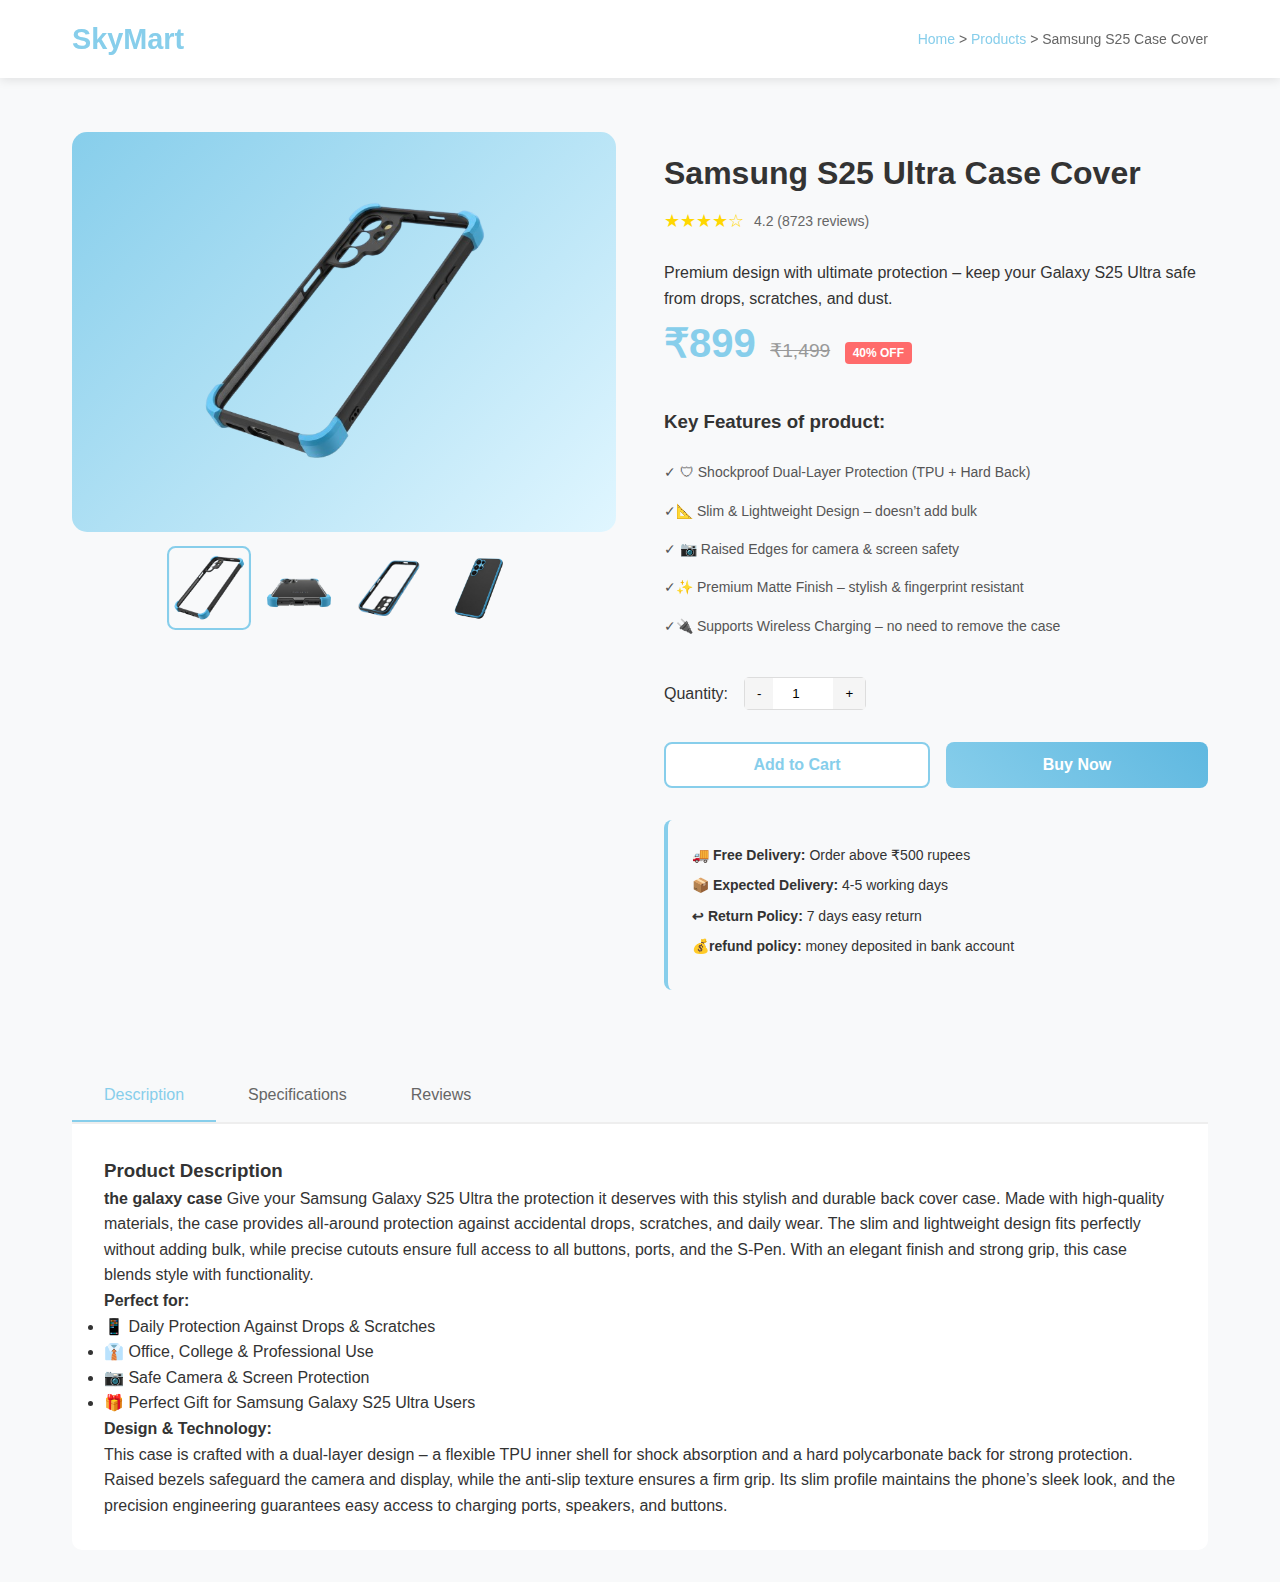
<file: s25case.html>
<!DOCTYPE html>
<html lang="en">
<head>
    <meta charset="UTF-8">
    <meta name="viewport" content="width=device-width, initial-scale=1.0">
    <title>Samsung S25 Case Cover - SkyMart</title>
    <link rel="stylesheet" href="holder2.css">
</head>
<body>
    <!-- Navigation -->
    <nav class="navbar">
        <div class="nav-container">
            <div class="logo">
                <h2><a href="main.html">SkyMart</a></h2>
            </div>
            <div class="breadcrumb">
                <a href="main.html">Home</a> > 
                <a href="main.html#products">Products</a> > 
                <span>Samsung S25 Case Cover</span>
            </div>
        </div>
    </nav>

    <!-- Product Detail Container -->
    <div class="product-detail-container">
        
        <!-- Product Images Section -->
        <div class="product-images">
            <div class="main-image">
                <img src="s25case1.png" alt="Wireless Bluetooth Earbuds" id="mainImage">
            </div>
            <div class="thumbnail-images">
                <img src="s25case1.png" alt="Earbuds with Case" class="thumbnail active" onclick="changeImage(this)">
                <img src="s25case4.png" alt="Single Earbud" class="thumbnail" onclick="changeImage(this)">
                <img src="s25case3.png" alt="Charging Case" class="thumbnail" onclick="changeImage(this)">
                <img src="s25case2.png" alt="In Use" class="thumbnail" onclick="changeImage(this)">
            </div>
        </div>

        <!-- Product Info Section -->
        <div class="product-info">
            <div class="product-header">
                <h1 class="product-name">Samsung S25 Ultra Case Cover</h1>
                <div class="product-rating">
                    <div class="stars">★★★★☆</div>
                    <span class="rating-count">4.2 (8723 reviews)</span>
<br>
                </div>
<p class="abhi">Premium design with ultimate protection – keep your Galaxy S25 Ultra safe from drops, scratches, and dust.
</p>

            </div>

            <div class="price-section">
                <span class="current-price">₹899</span>
                <span class="old-price">₹1,499</span>
                <span class="discount-percent">40% OFF</span>
            </div>

            <div class="product-features">
                <h3>Key Features of product:</h3>
                <ul>
                    <li>✓ 🛡 Shockproof Dual-Layer Protection (TPU + Hard Back)
</li>
                    <li>✓📐 Slim & Lightweight Design – doesn’t add bulk


 </li>
                    <li>✓ 📷 Raised Edges for camera & screen safety

 </li>
                    <li>✓✨ Premium Matte Finish – stylish & fingerprint resistant
</li>
                    <li>✓🔌 Supports Wireless Charging – no need to remove the case
 </li>
                </ul>
            </div>

            <div class="quantity-section">
                <label>Quantity:</label>
                <div class="quantity-controls">
                    <button onclick="decreaseQty()">-</button>
                    <input type="number" id="quantity" value="1" min="1" max="10">
                    <button onclick="increaseQty()">+</button>
                </div>
            </div>

            <div class="action-buttons">
                <button class="add-to-cart-btn">Add to Cart</button>
                <button class="buy-now-btn">Buy Now</button>
                
            </div>

            <div class="delivery-info">
                <div class="delivery-item">
                    <strong>🚚 Free Delivery:</strong> Order above ₹500 rupees
                </div>
                <div class="delivery-item">
                    <strong>📦 Expected Delivery:</strong> 4-5 working days
                </div>
                <div class="delivery-item">
                    <strong>↩ Return Policy:</strong> 7 days easy return
                </div>
                  <div class="delivery-item">
                    <strong>💰refund policy:</strong> money deposited in bank account
                </div>

            </div>
        </div>
    </div>

    <!-- Product Description Tabs -->
    <div class="description-container"> 
        <div class="tabs">
            <button class="tab-button active" onclick="openTab(event, 'description')">Description</button>
            <button class="tab-button" onclick="openTab(event, 'specifications')">Specifications</button>
            <button class="tab-button" onclick="openTab(event, 'reviews')">Reviews</button>
        </div>

        <!-- Description Tab -->
        <div id="description" class="tab-content active">
            <h3>Product Description</h3>
            <p><strong>the galaxy case </strong>Give your Samsung Galaxy S25 Ultra the protection it deserves with this stylish and durable back cover case. Made with high-quality materials, the case provides all-around protection against accidental drops, scratches, and daily wear. The slim and lightweight design fits perfectly without adding bulk, while precise cutouts ensure full access to all buttons, ports, and the S-Pen. With an elegant finish and strong grip, this case blends style with functionality.

                            </p>
            
            
            <h4>Perfect for:</h4>
            <ul>
                <li>📱 Daily Protection Against Drops & Scratches
</li>
                <li>👔 Office, College & Professional Use
 </li>
                <li>📷 Safe Camera & Screen Protection</li>
                <li>🎁 Perfect Gift for Samsung Galaxy S25 Ultra Users
</li>
              
            </ul>

            <h4>Design & Technology:</h4>
            <p>This case is crafted with a dual-layer design – a flexible TPU inner shell for shock absorption and a hard polycarbonate back for strong protection. Raised bezels safeguard the camera and display, while the anti-slip texture ensures a firm grip. Its slim profile maintains the phone’s sleek look, and the precision engineering guarantees easy access to charging ports, speakers, and buttons.


                      </p>
        </div>

        <!-- Specifications Tab -->
        <div id="specifications" class="tab-content">
            <h3>Technical Specifications</h3>
            <table class="specs-table">
                <tr>
                    <td><strong>material</strong></td>
                    <td>TPU (inner) + Polycarbonate (outer)

</td>
                </tr>
                <tr>
                    <td><strong>compatibility</strong></td>
                    <td> Samsung Galaxy S25 Ultra (only)</td>
                </tr>
                <tr>
                    <td><strong>color</strong></td>
                    <td>Black, Blue, Transparent, Carbon Fiber Finish
</td>
                </tr>
                                <td><strong>Weight</strong></td>
                    <td>45g</td>
                </tr>
                <tr>
                    <td><strong>Warranty</strong></td>
                    <td>6 months for yellowness</td>
                </tr>
            </table>
        </div>

        <!-- Reviews Tab -->
        <div id="reviews" class="tab-content">
            <h3>Customer Reviews (8723)</h3>
            
            <div class="review-summary">
                <div class="overall-rating">
                    <span class="big-rating">4.2</span>
                    <div class="stars-large">★★★★☆</div>
                    <p>Based on 127 reviews</p>
                </div>
                <div class="rating-breakdown">
                    <div class="rating-bar">
                        <span>5★</span>
                        <div class="bar"><div class="fill" style="width: 85%"></div></div>
                        <span>6954</span>
                    </div>
                    <div class="rating-bar">
                        <span>4★</span>
                        <div class="bar"><div class="fill" style="width: 65%"></div></div>
                        <span>1485</span>
                    </div>
                    <div class="rating-bar">
                        <span>3★</span>
                        <div class="bar"><div class="fill" style="width: 29%"></div></div>
                        <span>233</span>
                    </div>
                    <div class="rating-bar">
                        <span>2★</span>
                        <div class="bar"><div class="fill" style="width: 24%"></div></div>
                        <span>33</span>
                    </div>
                    <div class="rating-bar">
                        <span>1★</span>
                        <div class="bar"><div class="fill" style="width: 4%"></div></div>
                        <span>18</span>
                    </div>
                </div>
            </div>

            <div class="individual-reviews">
                <div class="review-item">
                    <div class="review-header">
                        <strong>prasad rai</strong>
                        <div class="stars">★★★★★</div>
                        <span class="review-date">3 days ago</span>
                    </div>
                    <p>"amazing case for my phone, it survived several drop and scraches."</p>
                </div>

                <div class="review-item">
                    <div class="review-header">
                        <strong>arya bhatte</strong>
                        <div class="stars">★★★★★</div>
                        <span class="review-date">1 week ago</span>
                    </div>
                    <p>"amazing , in kichen it survived knife drops and water damages."</p>
                </div>

                <div class="review-item">
                    <div class="review-header">
                        <strong>sumit bhai</strong>
                        <div class="stars">★★★★☆</div>
                        <span class="review-date">4 months ago</span>
                    </div>
                    <p>"it looked on my new exclusive color of phone, lookes stylish."</p>
                </div>

                <div class="review-item">
                    <div class="review-header">
                        <strong>raj m.</strong>
                        <div class="stars">★★★★★</div>
                        <span class="review-date">3 weeks ago</span>
                    </div>
                    <p>"it quality amazing in case of fitment."</p>
                </div>
            </div>
        </div>
    </div>

    <script>
        // Tab functionality
function openTab(event, tabName) {
    // Hide all tab contents
    const tabContents = document.querySelectorAll('.tab-content');
    tabContents.forEach(content => {
        content.classList.remove('active');
    });
    
    // Remove active class from all buttons
    const tabButtons = document.querySelectorAll('.tab-button');
    tabButtons.forEach(button => {
        button.classList.remove('active');
    });
    
    // Show selected tab and mark button as active
    document.getElementById(tabName).classList.add('active');
    event.currentTarget.classList.add('active');
}


function changeImage(clickedImg) {
    // Main image element को find करें
    const mainImage = document.getElementById('mainImage');
    
    // Clicked thumbnail की src को main image में set करें
    mainImage.src = clickedImg.src;
    
    // Alt text भी update करें
    mainImage.alt = clickedImg.alt;
}


function increaseQty() {
    const quantityInput = document.getElementById('quantity');
    let currentValue = parseInt(quantityInput.value);
    const maxValue = parseInt(quantityInput.max) || 10;
    
    if (currentValue < maxValue) {
        quantityInput.value = currentValue + 1;
    }
}

function decreaseQty() {
    const quantityInput = document.getElementById('quantity');
    let currentValue = parseInt(quantityInput.value);
    const minValue = parseInt(quantityInput.min) || 1;
    
    if (currentValue > minValue) {
        quantityInput.value = currentValue - 1;
    }
}

// Cart management with localStorage
class ShoppingCart {
    constructor() {
        this.cart = this.loadCart();
        this.updateCartCount();
    }
    
    addToCart(product) {
        const quantity = parseInt(document.getElementById('quantity').value) || 1;
        const existingItem = this.cart.find(item => item.id === product.id);
        
        if (existingItem) {
            existingItem.quantity += quantity;
        } else {
            this.cart.push({
                ...product,
                quantity: quantity
            });
        }
        
        this.saveCart();
        this.updateCartCount();
        this.showNotification('Product added to cart!');
    }
    
    saveCart() {
        localStorage.setItem('shopping-cart', JSON.stringify(this.cart));
    }
    
    loadCart() {
        const savedCart = localStorage.getItem('shopping-cart');
        return savedCart ? JSON.parse(savedCart) : [];
    }
    
    updateCartCount() {
        const count = this.cart.reduce((total, item) => total + item.quantity, 0);
        const cartCountElement = document.querySelector('.cart-count');
        if (cartCountElement) {
            cartCountElement.textContent = count;
        }
    }
    
    showNotification(message) {
        // Simple notification
        const notification = document.createElement('div');
        notification.className = 'cart-notification';
        notification.textContent = message;
        notification.style.cssText = `
            position: fixed;
            top: 20px;
            right: 20px;
            background: #28a745;
            color: white;
            padding: 15px;
            border-radius: 5px;
            z-index: 1000;
        `;
        
        document.body.appendChild(notification);
        
        setTimeout(() => {
            notification.remove();
        }, 3000);
    }
}

// Initialize cart
const shoppingCart = new ShoppingCart();





    </script>
</body>
</html>
</file>
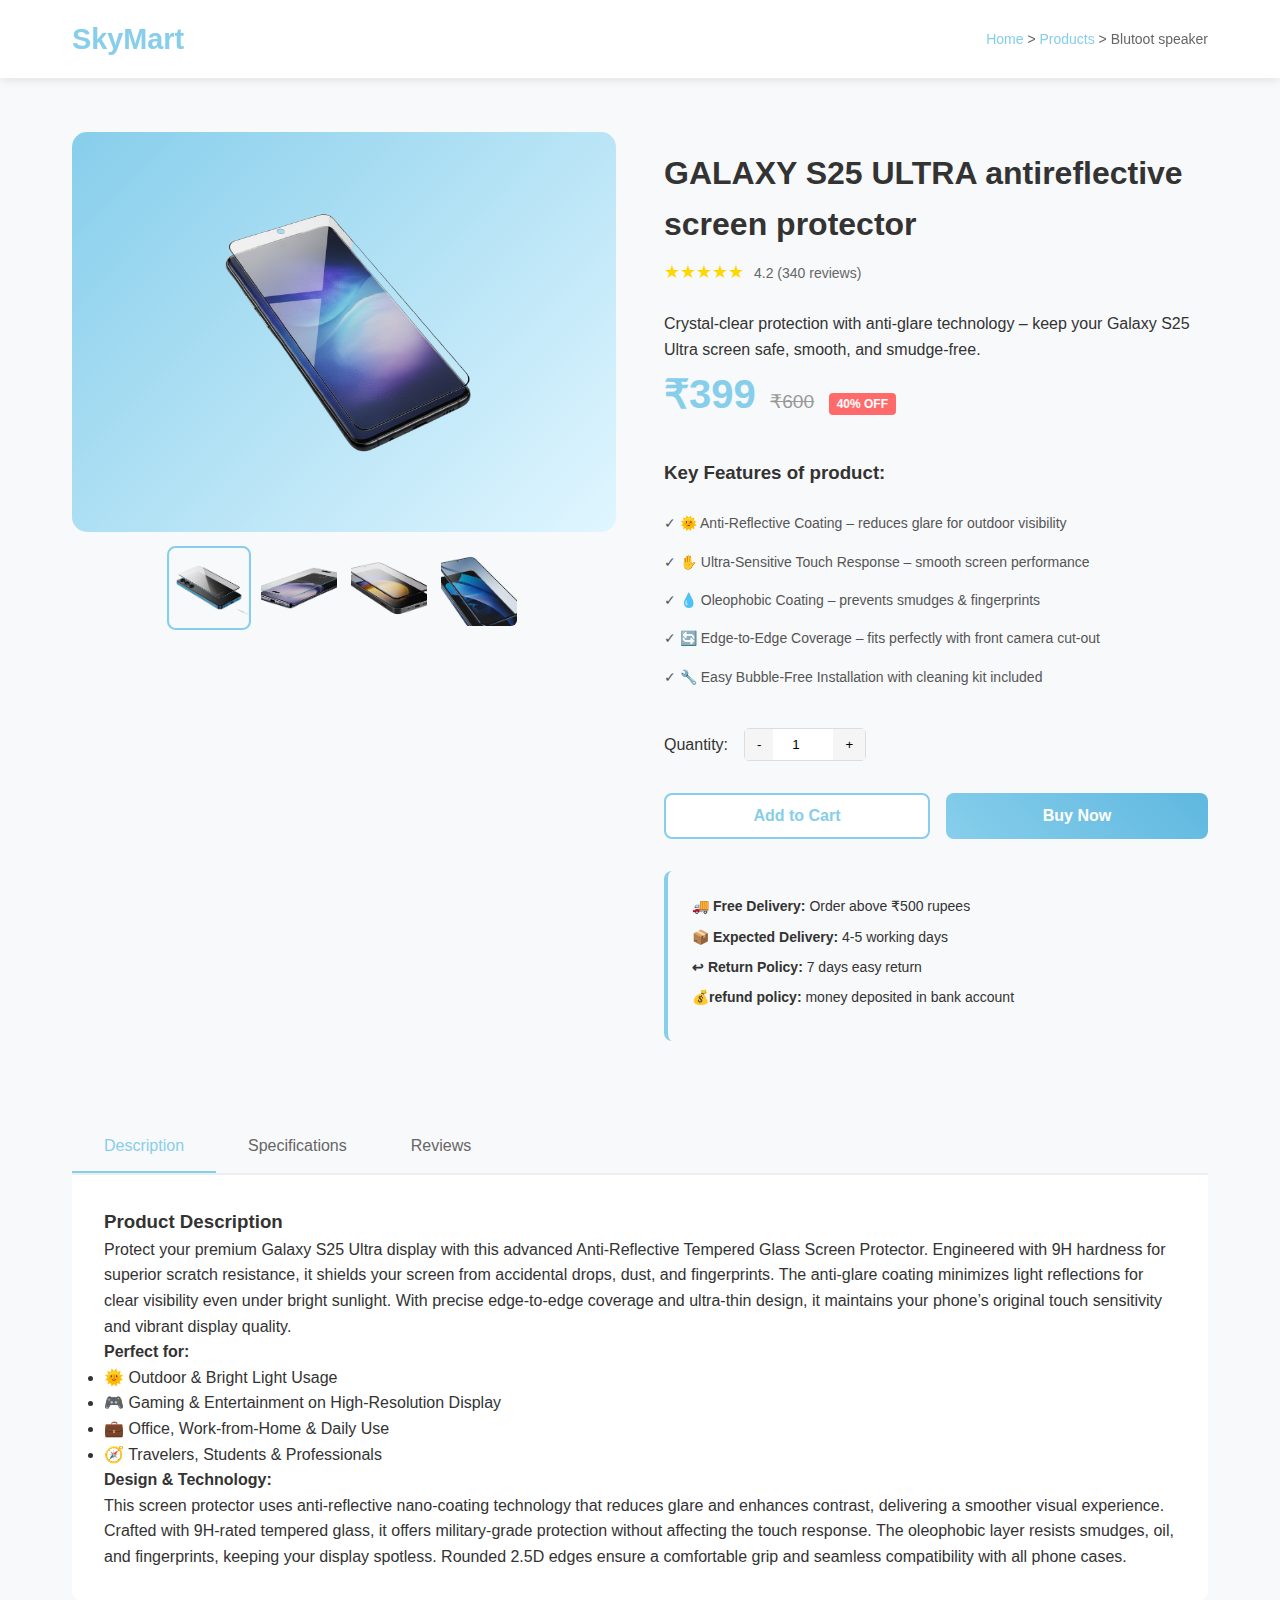
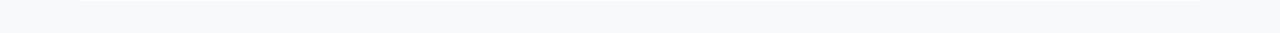
<file: s25protech.html>
<!DOCTYPE html>
<html lang="en">
<head>
    <meta charset="UTF-8">
    <meta name="viewport" content="width=device-width, initial-scale=1.0">
    <title>Wireless Bluetooth Earbuds - SkyMart</title>
    <link rel="stylesheet" href="holder2.css">
</head>
<body>
    <!-- Navigation -->
    <nav class="navbar">
        <div class="nav-container">
            <div class="logo">
                <h2><a href="main.html">SkyMart</a></h2>
            </div>
            <div class="breadcrumb">
                <a href="main.html">Home</a> > 
                <a href="main.html#products">Products</a> > 
                <span>Blutoot speaker</span>
            </div>
        </div>
    </nav>

    <!-- Product Detail Container -->
    <div class="product-detail-container">
        
        <!-- Product Images Section -->
        <div class="product-images">
            <div class="main-image">
                <img src="mainprotech.png" alt="Wireless Bluetooth Earbuds" id="mainImage">
            </div>
            <div class="thumbnail-images">
                <img src="s25protech2.png" alt="Earbuds with Case" class="thumbnail active" onclick="changeImage(this)">
                <img src="s25protech3.png.png" alt="Single Earbud" class="thumbnail" onclick="changeImage(this)">
                <img src="s25protech1.png" alt="Charging Case" class="thumbnail" onclick="changeImage(this)">
                <img src="s25protech4.png" alt="In Use" class="thumbnail" onclick="changeImage(this)">
            </div>
        </div>

        <!-- Product Info Section -->
        <div class="product-info">
            <div class="product-header">
                <h1 class="product-name">GALAXY S25 ULTRA antireflective screen protector</h1>
                <div class="product-rating">
                    <div class="stars">★★★★★</div>
                    <span class="rating-count">4.2 (340 reviews)</span>
<br>
                </div>
<p class="abhi">Crystal-clear protection with anti-glare technology – keep your Galaxy S25 Ultra screen safe, smooth, and smudge-free.
</p>

            </div>

            <div class="price-section">
                <span class="current-price">₹399</span>
                <span class="old-price">₹600</span>
                <span class="discount-percent">40% OFF</span>
            </div>

            <div class="product-features">
                <h3>Key Features of product:</h3>
                <ul>
                    <li>✓ 🌞 Anti-Reflective Coating – reduces glare for outdoor visibility
</li>
                    <li>✓ ✋ Ultra-Sensitive Touch Response – smooth screen performance

 </li>
                    <li>✓ 💧 Oleophobic Coating – prevents smudges & fingerprints
 </li>
                    <li>✓ 🔄 Edge-to-Edge Coverage – fits perfectly with front camera cut-out

 </li>
                    <li>✓ 🔧 Easy Bubble-Free Installation with cleaning kit included
</li>
                </ul>
            </div>

            <div class="quantity-section">
                <label>Quantity:</label>
                <div class="quantity-controls">
                    <button onclick="decreaseQty()">-</button>
                    <input type="number" id="quantity" value="1" min="1" max="10">
                    <button onclick="increaseQty()">+</button>
                </div>
            </div>

            <div class="action-buttons">
                <button class="add-to-cart-btn">Add to Cart</button>
                <button class="buy-now-btn">Buy Now</button>
                
            </div>

            <div class="delivery-info">
                <div class="delivery-item">
                    <strong>🚚 Free Delivery:</strong> Order above ₹500 rupees
                </div>
                <div class="delivery-item">
                    <strong>📦 Expected Delivery:</strong> 4-5 working days
                </div>
                <div class="delivery-item">
                    <strong>↩ Return Policy:</strong> 7 days easy return
                </div>
                  <div class="delivery-item">
                    <strong>💰refund policy:</strong> money deposited in bank account
                </div>

            </div>
        </div>
    </div>

    <!-- Product Description Tabs -->
    <div class="description-container"> 
        <div class="tabs">
            <button class="tab-button active" onclick="openTab(event, 'description')">Description</button>
            <button class="tab-button" onclick="openTab(event, 'specifications')">Specifications</button>
            <button class="tab-button" onclick="openTab(event, 'reviews')">Reviews</button>
        </div>

        <!-- Description Tab -->
        <div id="description" class="tab-content active">
            <h3>Product Description</h3>
            <p>Protect your premium Galaxy S25 Ultra display with this advanced Anti-Reflective Tempered Glass Screen Protector. Engineered with 9H hardness for superior scratch resistance, it shields your screen from accidental drops, dust, and fingerprints. The anti-glare coating minimizes light reflections for clear visibility even under bright sunlight. With precise edge-to-edge coverage and ultra-thin design, it maintains your phone’s original touch sensitivity and vibrant display quality.

                            </p>
            
            
            <h4>Perfect for:</h4>
            <ul>
                <li>
🌞 Outdoor & Bright Light Usage
</li>
              


                <li>🎮 Gaming & Entertainment on High-Resolution Display
</li>
                <li>💼 Office, Work-from-Home & Daily Use
</li>
                <li>🧭 Travelers, Students & Professionals
</li>
               
            </ul>

            <h4>Design & Technology:</h4>
            <p>
                This screen protector uses anti-reflective nano-coating technology that reduces glare and enhances contrast, delivering a smoother visual experience. Crafted with 9H-rated tempered glass, it offers military-grade protection without affecting the touch response. The oleophobic layer resists smudges, oil, and fingerprints, keeping your display spotless. Rounded 2.5D edges ensure a comfortable grip and seamless compatibility with all phone cases.
</p>
        </div>

        <!-- Specifications Tab -->
        <div id="specifications" class="tab-content">
            <h3>Technical Specifications</h3>
            <table class="specs-table">
                <tr>
                    <td><strong>material</strong></td>
                    <td> 9H Tempered Glass

</td>
                </tr>
                <tr>
                    <td><strong>thickness</strong></td>
                    <td>0.33 mm</td>
                </tr>
                <tr>
                    <td><strong>coating</strong></td>
                    <td>Anti-Reflective + Oleophobic Nano Layer
</td>
                </tr>
                <tr>
                    <td><strong>edges</strong></td>
                    <td>2.5D Rounded
</td>
                </tr>
                <tr>
                    <td><strong>compatibility</strong></td>
                    <td>Samsung Galaxy S25 Ultra (only)
</td>
                </tr>
                <tr>
                    <td><strong>includes</strong></td>
                    <td>Cleaning wipes, dust absorber, installation guide
</td>
                </tr>
                                <tr>
                    <td><strong>Weight</strong></td>
                    <td>12 grams</td>
                </tr>
</table>
        </div>

        <!-- Reviews Tab -->
        <div id="reviews" class="tab-content">
            <h3>Customer Reviews (3259)</h3>
            
            <div class="review-summary">
                <div class="overall-rating">
                    <span class="big-rating">4.8</span>
                    <div class="stars-large">★★★★★</div>
                    <p>Based on 3259 reviews</p>
                </div>
                <div class="rating-breakdown">
                    <div class="rating-bar">
                        <span>5★</span>
                        <div class="bar"><div class="fill" style="width: 81%"></div></div>
                        <span>2481</span>
                    </div>
                    <div class="rating-bar">
                        <span>4★</span>
                        <div class="bar"><div class="fill" style="width: 61%"></div></div>
                        <span>256</span>
                    </div>
                    <div class="rating-bar">
                        <span>3★</span>
                        <div class="bar"><div class="fill" style="width: 71%"></div></div>
                        <span>479</span>
                    </div>
                    <div class="rating-bar">
                        <span>2★</span>
                        <div class="bar"><div class="fill" style="width: 37%"></div></div>
                        <span>43</span>
                    </div>
                    <div class="rating-bar">
                        <span>1★</span>
                        <div class="bar"><div class="fill" style="width: 0%"></div></div>
                        <span>0</span>
                    </div>
                </div>
            </div>

            <div class="individual-reviews">
                <div class="review-item">
                    <div class="review-header">
                        <strong>Arun gupta</strong>
                        <div class="stars">★★★★★</div>
                        <span class="review-date">3 days ago</span>
                    </div>
                    <p>"installment was very simple to apply."</p>
                </div>

                <div class="review-item">
                    <div class="review-header">
                        <strong>abhi m.</strong>
                        <div class="stars">★★★★★</div>
                        <span class="review-date">1 week ago</span>
                    </div>
                    <p>"protectors antireflection was very impresive."</p>
                </div>

                <div class="review-item">
                    <div class="review-header">
                        <strong>Vikram Joshi</strong>
                        <div class="stars">★★★★☆</div>
                        <span class="review-date">2 weeks ago</span>
                    </div>
                    <p>"price was big but quality was good at price justify."</p>
                </div>

                <div class="review-item">
                    <div class="review-header">
                        <strong>Meera Shah</strong>
                        <div class="stars">★★★★★</div>
                        <span class="review-date">3 weeks ago</span>
                    </div>
                    <p>"protector installment was difficult to me, but quality was good ."</p>
                </div>
            </div>
        </div>
    </div>

    <script>
        // Tab functionality
function openTab(event, tabName) {
    // Hide all tab contents
    const tabContents = document.querySelectorAll('.tab-content');
    tabContents.forEach(content => {
        content.classList.remove('active');
    });
    
    // Remove active class from all buttons
    const tabButtons = document.querySelectorAll('.tab-button');
    tabButtons.forEach(button => {
        button.classList.remove('active');
    });
    
    // Show selected tab and mark button as active
    document.getElementById(tabName).classList.add('active');
    event.currentTarget.classList.add('active');
}


function changeImage(clickedImg) {
    // Main image element को find करें
    const mainImage = document.getElementById('mainImage');
    
    // Clicked thumbnail की src को main image में set करें
    mainImage.src = clickedImg.src;
    
    // Alt text भी update करें
    mainImage.alt = clickedImg.alt;
}


function increaseQty() {
    const quantityInput = document.getElementById('quantity');
    let currentValue = parseInt(quantityInput.value);
    const maxValue = parseInt(quantityInput.max) || 10;
    
    if (currentValue < maxValue) {
        quantityInput.value = currentValue + 1;
    }
}

function decreaseQty() {
    const quantityInput = document.getElementById('quantity');
    let currentValue = parseInt(quantityInput.value);
    const minValue = parseInt(quantityInput.min) || 1;
    
    if (currentValue > minValue) {
        quantityInput.value = currentValue - 1;
    }
}

// Cart management with localStorage
class ShoppingCart {
    constructor() {
        this.cart = this.loadCart();
        this.updateCartCount();
    }
    
    addToCart(product) {
        const quantity = parseInt(document.getElementById('quantity').value) || 1;
        const existingItem = this.cart.find(item => item.id === product.id);
        
        if (existingItem) {
            existingItem.quantity += quantity;
        } else {
            this.cart.push({
                ...product,
                quantity: quantity
            });
        }
        
        this.saveCart();
        this.updateCartCount();
        this.showNotification('Product added to cart!');
    }
    
    saveCart() {
        localStorage.setItem('shopping-cart', JSON.stringify(this.cart));
    }
    
    loadCart() {
        const savedCart = localStorage.getItem('shopping-cart');
        return savedCart ? JSON.parse(savedCart) : [];
    }
    
    updateCartCount() {
        const count = this.cart.reduce((total, item) => total + item.quantity, 0);
        const cartCountElement = document.querySelector('.cart-count');
        if (cartCountElement) {
            cartCountElement.textContent = count;
        }
    }
    
    showNotification(message) {
        // Simple notification
        const notification = document.createElement('div');
        notification.className = 'cart-notification';
        notification.textContent = message;
        notification.style.cssText = `
            position: fixed;
            top: 20px;
            right: 20px;
            background: #28a745;
            color: white;
            padding: 15px;
            border-radius: 5px;
            z-index: 1000;
        `;
        
        document.body.appendChild(notification);
        
        setTimeout(() => {
            notification.remove();
        }, 3000);
    }
}

// Initialize cart
const shoppingCart = new ShoppingCart();





    </script>
</body>
</html>
</file>
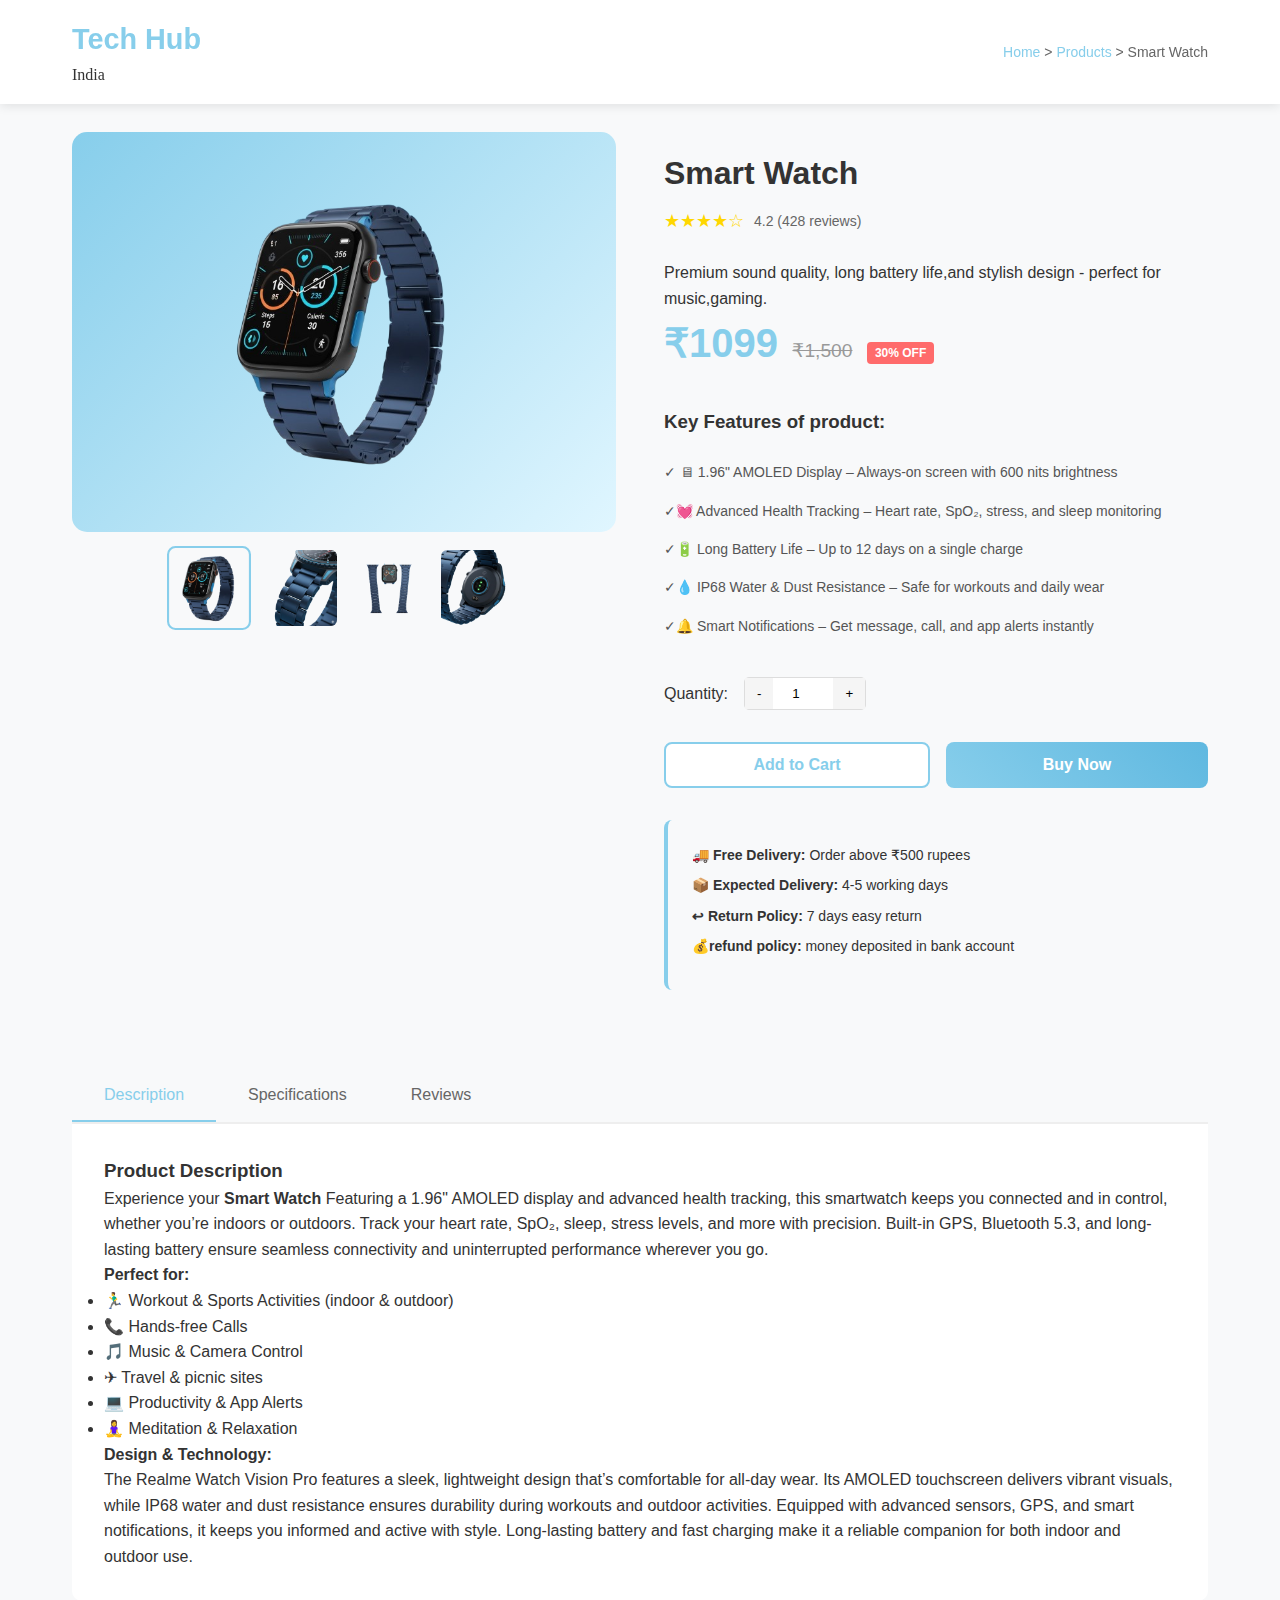
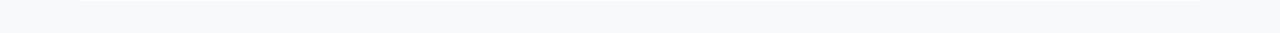
<file: smartwatch.html>
<!DOCTYPE html>
<html lang="en">
<head>
    <meta charset="UTF-8">
    <meta name="viewport" content="width=device-width, initial-scale=1.0">
    <title>SkyMart</title>
    <link rel="stylesheet" href="holder2.css">
</head>
<body>
    <!-- Navigation -->
    <nav class="navbar">
        <div class="nav-container">
            <div class="logo">
                <h2><a class="logo-name" href="main.html" >Tech Hub </a></h2><p style="font-family:Verdana" >India</p></a></h2>
            </div>
            <div class="breadcrumb">
                <a href="main.html">Home</a> > 
                <a href="main.html">Products</a> > 
                <span>Smart Watch</span>
            </div>
        </div>
    </nav>

    <!-- Product Detail Container -->
    <div class="product-detail-container">
        
        <!-- Product Images Section -->
        <div class="product-images">
            <div class="main-image">
                <img src="mainwatch.png" alt="Smart Watch" id="mainImage">
            </div>
            <div class="thumbnail-images">
                <img src="mainwatch.png" alt="Earbuds with Case" class="thumbnail active" onclick="changeImage(this)">
                <img src="smartwatch1.png" alt="Single Earbud" class="thumbnail" onclick="changeImage(this)">
                <img src="smartwatch2.png" alt="Charging Case" class="thumbnail" onclick="changeImage(this)">
                <img src="smartwatch3.png" alt="In Use" class="thumbnail" onclick="changeImage(this)">
            </div>
        </div>

        <!-- Product Info Section -->
        <div class="product-info">
            <div class="product-header">
                <h1 class="product-name">Smart Watch</h1>
                <div class="product-rating">
                    <div class="stars">★★★★☆</div>
                    <span class="rating-count">4.2 (428 reviews)</span>
<br>
                </div>
<p class="abhi">Premium sound quality, long battery life,and stylish design - perfect for music,gaming.</p>

            </div>

            <div class="price-section">
                <span class="current-price">₹1099</span>
                <span class="old-price">₹1,500</span>
                <span class="discount-percent">30% OFF</span>
            </div>

            <div class="product-features">
                <h3>Key Features of product:</h3>
                <ul>
                    <li>✓ 🖥 1.96" AMOLED Display – Always-on screen with 600 nits brightness
</li>
                    <li>✓💓 Advanced Health Tracking – Heart rate, SpO₂, stress, and sleep monitoring


 </li>
                    <li>✓🔋 Long Battery Life – Up to 12 days on a single charge


 </li>
                    <li>✓💧 IP68 Water & Dust Resistance – Safe for workouts and daily wear
 </li>
                    <li>✓🔔 Smart Notifications – Get message, call, and app alerts instantly

 </li>
                </ul>
            </div>

            <div class="quantity-section">
                <label>Quantity:</label>
                <div class="quantity-controls">
                    <button onclick="decreaseQty()">-</button>
                    <input type="number" id="quantity" value="1" min="1" max="10">
                    <button onclick="increaseQty()">+</button>
                </div>
            </div>

            <div class="action-buttons">
                <button class="add-to-cart-btn">Add to Cart</button>
                <button class="buy-now-btn">Buy Now</button>
                
            </div>

            <div class="delivery-info">
                <div class="delivery-item">
                    <strong>🚚 Free Delivery:</strong> Order above ₹500 rupees
                </div>
                <div class="delivery-item">
                    <strong>📦 Expected Delivery:</strong> 4-5 working days
                </div>
                <div class="delivery-item">
                    <strong>↩ Return Policy:</strong> 7 days easy return
                </div>
                  <div class="delivery-item">
                    <strong>💰refund policy:</strong> money deposited in bank account
                </div>

            </div>
        </div>
    </div>

    <!-- Product Description Tabs -->
    <div class="description-container"> 
        <div class="tabs">
            <button class="tab-button active" onclick="openTab(event, 'description')">Description</button>
            <button class="tab-button" onclick="openTab(event, 'specifications')">Specifications</button>
            <button class="tab-button" onclick="openTab(event, 'reviews')">Reviews</button>
        </div>

        <!-- Description Tab -->
        <div id="description" class="tab-content active">
            <h3>Product Description</h3>
            <p>Experience your <strong> Smart Watch </strong> Featuring a 1.96" AMOLED display and advanced health tracking, this smartwatch keeps you connected and in control, whether you’re indoors or outdoors. Track your heart rate, SpO₂, sleep, stress levels, and more with precision. Built-in GPS, Bluetooth 5.3, and long-lasting battery ensure seamless connectivity and uninterrupted performance wherever you go.
                            </p>
            
            
            <h4>Perfect for:</h4>
            <ul>
                <li>🏃‍♂ Workout & Sports Activities (indoor & outdoor)</li>
                <li>📞 Hands-free Calls </li>
                <li>🎵 Music & Camera Control</li>
                <li>✈ Travel & picnic sites</li>
                <li>💻 Productivity & App Alerts</li>
                <li>🧘‍♀ Meditation & Relaxation</li>
            </ul>

            <h4>Design & Technology:</h4>
            <p>
                The Realme Watch Vision Pro features a sleek, lightweight design that’s comfortable for all-day wear. Its AMOLED touchscreen delivers vibrant visuals, while IP68 water and dust resistance ensures durability during workouts and outdoor activities. Equipped with advanced sensors, GPS, and smart notifications, it keeps you informed and active with style. Long-lasting battery and fast charging make it a reliable companion for both indoor and outdoor use.           </p>
        </div>

        <!-- Specifications Tab -->
        <div id="specifications" class="tab-content">
            <h3>Technical Specifications</h3>
            <table class="specs-table">
                <tr>
                    <td><strong>Bluetooth Version</strong></td>
                    <td>Bluetooth 5.3</td>
                </tr>
                <tr>
                    <td><strong>range</strong></td>
                    <td>upto 15 meters</td>
                </tr>
                <tr>
                    <td><strong>Charging Time</strong></td>
                    <td>45 minutes (magnetic fast charging)</td>
                </tr>
                <tr>
                    <td><strong>Available Colors</strong></td>
                    <td>Graphite Black, Ocean Blue, Sunset Gold</td>
                </tr>
                <tr>
                    <td><strong>Compatibility</strong></td>
                    <td>Android 6.0+ and iOS 12.0+</td>
                </tr>
                <tr>
                    <td><strong>Display</strong></td>
                    <td>1.96" AMOLED Touchscreen, 600 nits brightness (Always-On Display)</td>
                </tr>
                <tr>
                    <td><strong>GPS</strong></td>
                    <td>Built-in, multi-satellite system (GPS, GLONASS, Galileo)</td>
                </tr>
                <tr>
                    <td><strong>Weight</strong></td>
                    <td>38g</td>
                </tr>
                <tr>
                    <td><strong>Warranty</strong></td>
                    <td>2 Year Manufacturer Warranty</td>
                </tr>
            </table>
        </div>

        <!-- Reviews Tab -->
        <div id="reviews" class="tab-content">
            <h3>Customer Reviews (127)</h3>
            
            <div class="review-summary">
                <div class="overall-rating">
                    <span class="big-rating">4.3</span>
                    <div class="stars-large">★★★★☆</div>
                    <p>Based on 127 reviews</p>
                </div>
                <div class="rating-breakdown">
                    <div class="rating-bar">
                        <span>5★</span>
                        <div class="bar"><div class="fill" style="width: 60%"></div></div>
                        <span>76</span>
                    </div>
                    <div class="rating-bar">
                        <span>4★</span>
                        <div class="bar"><div class="fill" style="width: 25%"></div></div>
                        <span>32</span>
                    </div>
                    <div class="rating-bar">
                        <span>3★</span>
                        <div class="bar"><div class="fill" style="width: 10%"></div></div>
                        <span>13</span>
                    </div>
                    <div class="rating-bar">
                        <span>2★</span>
                        <div class="bar"><div class="fill" style="width: 3%"></div></div>
                        <span>4</span>
                    </div>
                    <div class="rating-bar">
                        <span>1★</span>
                        <div class="bar"><div class="fill" style="width: 2%"></div></div>
                        <span>2</span>
                    </div>
                </div>
            </div>

            <div class="individual-reviews">
                <div class="review-item">
                    <div class="review-header">
                        <strong>Priya K.</strong>
                        <div class="stars">★★★★★</div>
                        <span class="review-date">3 days ago</span>
                    </div>
                    <p>"The display is gorgeous. Bright, smooth, and feels like a mini phone screen. Health tracking seems quite accurate, and the battery really does last around 10 days. Bluetooth calling is clear even outdoors. Totally worth it at this price."</p>
                </div>

                <div class="review-item">
                    <div class="review-header">
                        <strong>Amit R.</strong>
                        <div class="stars">★★★★☆</div>
                        <span class="review-date">1 week ago</span>
                    </div>
                    <p>"Looks premium and fits well on the wrist. The GPS tracking is precise during runs, and notifications come instantly. Only wish the strap quality was a bit softer. Otherwise, great smartwatch for daily use."</p>
                </div>

                <div class="review-item">
                    <div class="review-header">
                        <strong>Nisha T.</strong>
                        <div class="stars">★★★☆☆</div>
                        <span class="review-date">2 weeks ago</span>
                    </div>
                    <p>"Nice features on paper, but the step count feels off sometimes. Works fine for casual fitness tracking though. Display and battery are strong points. Okay buy if you’re not too serious about fitness accuracy."</p>
                </div>

                <div class="review-item">
                    <div class="review-header">
                        <strong>Sonal P.</strong>
                        <div class="stars">★★☆☆☆</div>
                        <span class="review-date">3 weeks ago</span>
                    </div>
                    <p>"Design is sleek but mine had Bluetooth connection issues after a week. It randomly disconnects from my phone. Hoping a software update fixes it soon."</p>
                </div>
            </div>
        </div>
    </div>
    <script>
        // Tab functionality
function openTab(event, tabName) {
    // Hide all tab contents
    const tabContents = document.querySelectorAll('.tab-content');
    tabContents.forEach(content => {
        content.classList.remove('active');
    });
    
    // Remove active class from all buttons
    const tabButtons = document.querySelectorAll('.tab-button');
    tabButtons.forEach(button => {
        button.classList.remove('active');
    });
    
    // Show selected tab and mark button as active
    document.getElementById(tabName).classList.add('active');
    event.currentTarget.classList.add('active');
}


function changeImage(clickedImg) {
    // Main image element को find करें
    const mainImage = document.getElementById('mainImage');
    
    // Clicked thumbnail की src को main image में set करें
    mainImage.src = clickedImg.src;
    
    // Alt text भी update करें
    mainImage.alt = clickedImg.alt;
}


function increaseQty() {
    const quantityInput = document.getElementById('quantity');
    let currentValue = parseInt(quantityInput.value);
    const maxValue = parseInt(quantityInput.max) || 10;
    
    if (currentValue < maxValue) {
        quantityInput.value = currentValue + 1;
    }
}

function decreaseQty() {
    const quantityInput = document.getElementById('quantity');
    let currentValue = parseInt(quantityInput.value);
    const minValue = parseInt(quantityInput.min) || 1;
    
    if (currentValue > minValue) {
        quantityInput.value = currentValue - 1;
    }
}

// Cart management with localStorage
class ShoppingCart {
    constructor() {
        this.cart = this.loadCart();
        this.updateCartCount();
    }
    
    addToCart(product) {
        const quantity = parseInt(document.getElementById('quantity').value) || 1;
        const existingItem = this.cart.find(item => item.id === product.id);
        
        if (existingItem) {
            existingItem.quantity += quantity;
        } else {
            this.cart.push({
                ...product,
                quantity: quantity
            });
        }
        
        this.saveCart();
        this.updateCartCount();
        this.showNotification('Product added to cart!');
    }
    
    saveCart() {
        localStorage.setItem('shopping-cart', JSON.stringify(this.cart));
    }
    
    loadCart() {
        const savedCart = localStorage.getItem('shopping-cart');
        return savedCart ? JSON.parse(savedCart) : [];
    }
    
    updateCartCount() {
        const count = this.cart.reduce((total, item) => total + item.quantity, 0);
        const cartCountElement = document.querySelector('.cart-count');
        if (cartCountElement) {
            cartCountElement.textContent = count;
        }
    }
    
    showNotification(message) {
        // Simple notification
        const notification = document.createElement('div');
        notification.className = 'cart-notification';
        notification.textContent = message;
        notification.style.cssText = `
            position: fixed;
            top: 20px;
            right: 20px;
            background: #28a745;
            color: white;
            padding: 15px;
            border-radius: 5px;
            z-index: 1000;
        `;
        
        document.body.appendChild(notification);
        
        setTimeout(() => {
            notification.remove();
        }, 3000);
    }
}

// Initialize cart
const shoppingCart = new ShoppingCart();







    </script>
</body>
</html>
</file>
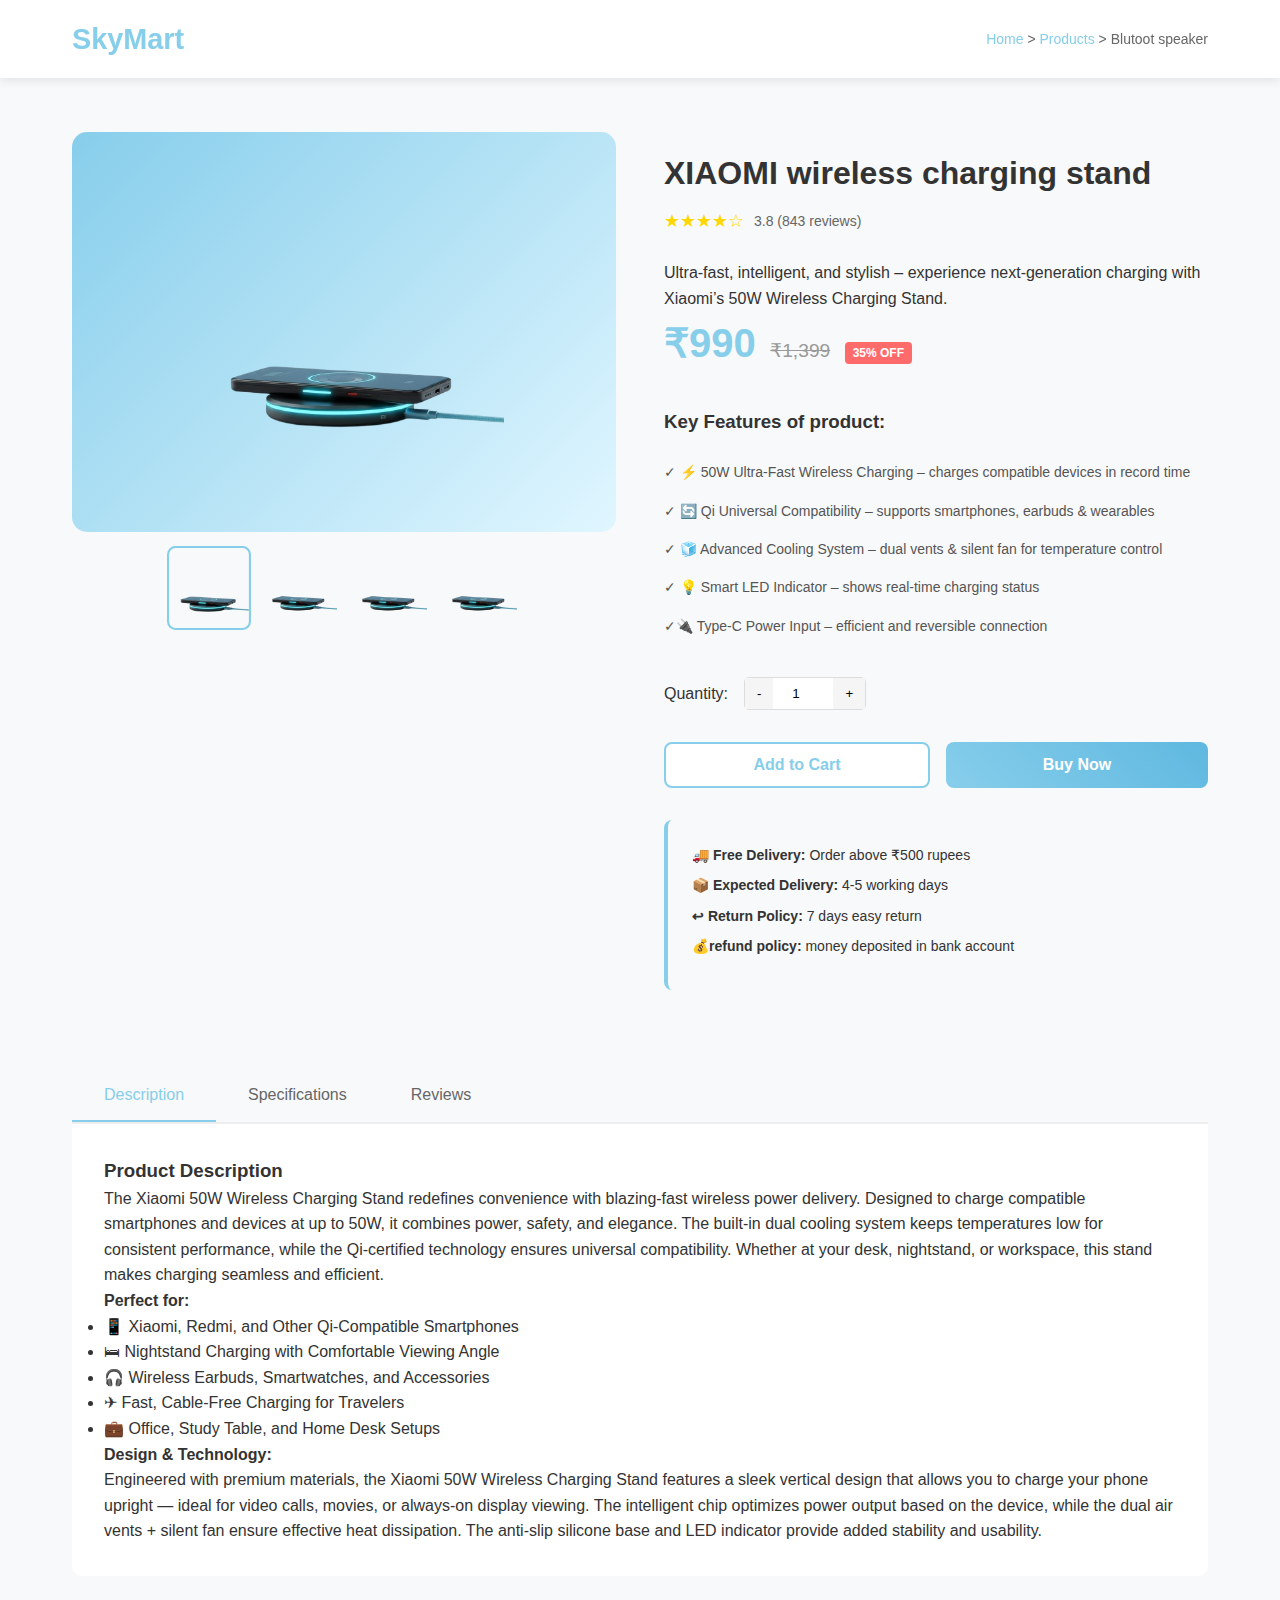
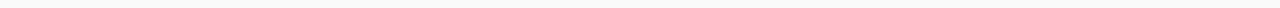
<file: wirelesscharger.html>
<!DOCTYPE html>
<html lang="en">
<head>
    <meta charset="UTF-8">
    <meta name="viewport" content="width=device-width, initial-scale=1.0">
    <title>Wireless Bluetooth Earbuds - SkyMart</title>
    <link rel="stylesheet" href="holder2.css">
</head>
<body>
    <!-- Navigation -->
    <nav class="navbar">
        <div class="nav-container">
            <div class="logo">
                <h2><a href="main.html">SkyMart</a></h2>
            </div>
            <div class="breadcrumb">
                <a href="main.html">Home</a> > 
                <a href="index.html#products">Products</a> > 
                <span>Blutoot speaker</span>
            </div>
        </div>
    </nav>

    <!-- Product Detail Container -->
    <div class="product-detail-container">
        
        <!-- Product Images Section -->
        <div class="product-images">
            <div class="main-image">
                <img src="wirelesscharg1.png" alt="Wireless Bluetooth Earbuds" id="mainImage">
            </div>
            <div class="thumbnail-images">
                <img src="wirelesscharg1.png" alt="Earbuds with Case" class="thumbnail active" onclick="changeImage(this)">
                <img src="wirelesscharg1.png" alt="Single Earbud" class="thumbnail" onclick="changeImage(this)">
                <img src="wirelesscharg1.png" alt="Charging Case" class="thumbnail" onclick="changeImage(this)">
                <img src="wirelesscharg1.png" alt="In Use" class="thumbnail" onclick="changeImage(this)">
            </div>
        </div>

        <!-- Product Info Section -->
        <div class="product-info">
            <div class="product-header">
                <h1 class="product-name">XIAOMI wireless charging stand</h1>
                <div class="product-rating">
                    <div class="stars">★★★★☆</div>
                    <span class="rating-count">3.8 (843 reviews)</span>
<br>
                </div>
<p class="abhi">Ultra-fast, intelligent, and stylish – experience next-generation charging with Xiaomi’s 50W Wireless Charging Stand.

</p>

            </div>

            <div class="price-section">
                <span class="current-price">₹990</span>
                <span class="old-price">₹1,399</span>
                <span class="discount-percent">35% OFF</span>
            </div>

            <div class="product-features">
                <h3>Key Features of product:</h3>
                <ul>
                    <li>✓ ⚡ 50W Ultra-Fast Wireless Charging – charges compatible devices in record time

</li>
                    <li>✓ 🔄 Qi Universal Compatibility – supports smartphones, earbuds & wearables

</li>
                    <li>✓ 🧊 Advanced Cooling System – dual vents & silent fan for temperature control

 </li>
                    <li>✓ 💡 Smart LED Indicator – shows real-time charging status


 </li>
                    <li>✓🔌 Type-C Power Input – efficient and reversible connection

</li>
                </ul>
            </div>

            <div class="quantity-section">
                <label>Quantity:</label>
                <div class="quantity-controls">
                    <button onclick="decreaseQty()">-</button>
                    <input type="number" id="quantity" value="1" min="1" max="10">
                    <button onclick="increaseQty()">+</button>
                </div>
            </div>

            <div class="action-buttons">
                <button class="add-to-cart-btn">Add to Cart</button>
                <button class="buy-now-btn">Buy Now</button>
                
            </div>

            <div class="delivery-info">
                <div class="delivery-item">
                    <strong>🚚 Free Delivery:</strong> Order above ₹500 rupees
                </div>
                <div class="delivery-item">
                    <strong>📦 Expected Delivery:</strong> 4-5 working days
                </div>
                <div class="delivery-item">
                    <strong>↩ Return Policy:</strong> 7 days easy return
                </div>
                  <div class="delivery-item">
                    <strong>💰refund policy:</strong> money deposited in bank account
                </div>

            </div>
        </div>
    </div>

    <!-- Product Description Tabs -->
    <div class="description-container"> 
        <div class="tabs">
            <button class="tab-button active" onclick="openTab(event, 'description')">Description</button>
            <button class="tab-button" onclick="openTab(event, 'specifications')">Specifications</button>
            <button class="tab-button" onclick="openTab(event, 'reviews')">Reviews</button>
        </div>

        <!-- Description Tab -->
        <div id="description" class="tab-content active">
            <h3>Product Description</h3>
            <p>The Xiaomi 50W Wireless Charging Stand redefines convenience with blazing-fast wireless power delivery. Designed to charge compatible smartphones and devices at up to 50W, it combines power, safety, and elegance. The built-in dual cooling system keeps temperatures low for consistent performance, while the Qi-certified technology ensures universal compatibility. Whether at your desk, nightstand, or workspace, this stand makes charging seamless and efficient.

</p>
            
            
            <h4>Perfect for:</h4>
            <ul>
                <li>📱 Xiaomi, Redmi, and Other Qi-Compatible Smartphones

</li>
                <li>🛏 Nightstand Charging with Comfortable Viewing Angle
</li>
                <li>🎧 Wireless Earbuds, Smartwatches, and Accessories

</li>
                <li>✈ Fast, Cable-Free Charging for Travelers


</li>
                <li>💼 Office, Study Table, and Home Desk Setups

</li>
                
            </ul>

            <h4>Design & Technology:</h4>
            <p>
                Engineered with premium materials, the Xiaomi 50W Wireless Charging Stand features a sleek vertical design that allows you to charge your phone upright — ideal for video calls, movies, or always-on display viewing. The intelligent chip optimizes power output based on the device, while the dual air vents + silent fan ensure effective heat dissipation. The anti-slip silicone base and LED indicator provide added stability and usability.

</p>
        </div>

        <!-- Specifications Tab -->
        <div id="specifications" class="tab-content">
            <h3>Technical Specifications</h3>
            <table class="specs-table">
                <tr>
                    <td><strong>power output</strong></td>
                    <td>Up to 50W (Max)
</td>
                </tr>
                <tr>
                    <td><strong>input</strong></td>
                    <td>5V/3A, 9V/3A, 20V/2.25A
</td>
                </tr>
                <tr>
                    <td><strong>interface</strong></td>
                    <td>Type-C
</td>
                </tr>
                <tr>
                    <td><strong>charging standard</strong></td>
                    <td>Qi-certified
</td>
                </tr>
                <tr>
                    <td><strong>material</strong></td>
                    <td>ABS + Aluminum Alloy + Silicone Base
</td>
                </tr>
                <tr>
                    <td><strong>dimensions</strong></td>
                    <td>110×80×70 mm</td>
                </tr>
<tr>
                    <td><strong>Compatibility</strong></td>
                    <td>Xiaomi, Redmi, Samsung, iPhone, and all Qi-enabled devices

</td>
                </tr>
                <tr>
                    <td><strong>Weight</strong></td>
                    <td>200 grams</td>
                </tr>
                <tr>
                    <td><strong>Warranty</strong></td>
                    <td>1 Year Manufacturer Warranty</td>
                </tr>
            </table>
        </div>

        <!-- Reviews Tab -->
        <div id="reviews" class="tab-content">
            <h3>Customer Reviews (843)</h3>
            
            <div class="review-summary">
                <div class="overall-rating">
                    <span class="big-rating">3.8</span>
                    <div class="stars-large">★★★★☆</div>
                    <p>Based on 843 reviews</p>
                </div>
                <div class="rating-breakdown">
                    <div class="rating-bar">
                        <span>5★</span>
                        <div class="bar"><div class="fill" style="width: 76%"></div></div>
                        <span>522</span>
                    </div>
                    <div class="rating-bar">
                        <span>4★</span>
                        <div class="bar"><div class="fill" style="width: 49%"></div></div>
                        <span>128</span>
                    </div>
                    <div class="rating-bar">
                        <span>3★</span>
                        <div class="bar"><div class="fill" style="width: 43%"></div></div>
                        <span>81</span>
                    </div>
                    <div class="rating-bar">
                        <span>2★</span>
                        <div class="bar"><div class="fill" style="width: 39%"></div></div>
                        <span>56</span>
                    </div>
                    <div class="rating-bar">
                        <span>1★</span>
                        <div class="bar"><div class="fill" style="width: 39%"></div></div>
                        <span>56</span>
                    </div>
                </div>
            </div>

            <div class="individual-reviews">
                <div class="review-item">
                    <div class="review-header">
                        <strong>vasu</strong>
                        <div class="stars">★★★★★</div>
                        <span class="review-date">3 days ago</span>
                    </div>
                    <p>"brilliant power output it offer in case of emergency travel."</p>
                </div>

                <div class="review-item">
                    <div class="review-header">
                        <strong>akshay mali</strong>
                        <div class="stars">★★★★☆</div>
                        <span class="review-date">1 week ago</span>
                    </div>
                    <p>"perfect at home , it charges my phone in just 22 mins, so impressive!"</p>
                </div>

                <div class="review-item">
                    <div class="review-header">
                        <strong>mukesh ambani</strong>
                        <div class="stars">★★★★☆</div>
                        <span class="review-date">2 weeks ago</span>
                    </div>
                    <p>"quality was good , material & build was solid at price point."</p>
                </div>

                <div class="review-item">
                    <div class="review-header">
                        <strong>ishan kadam</strong>
                        <div class="stars">★★★★★</div>
                        <span class="review-date">3 weeks ago</span>
                    </div>
                    <p>"it very helpful, that device charges my all family's smartphone very fastly"</p>
                </div>
            </div>
        </div>
    </div>

    <script>
        // Tab functionality
function openTab(event, tabName) {
    // Hide all tab contents
    const tabContents = document.querySelectorAll('.tab-content');
    tabContents.forEach(content => {
        content.classList.remove('active');
    });
    
    // Remove active class from all buttons
    const tabButtons = document.querySelectorAll('.tab-button');
    tabButtons.forEach(button => {
        button.classList.remove('active');
    });
    
    // Show selected tab and mark button as active
    document.getElementById(tabName).classList.add('active');
    event.currentTarget.classList.add('active');
}


function changeImage(clickedImg) {
    // Main image element को find करें
    const mainImage = document.getElementById('mainImage');
    
    // Clicked thumbnail की src को main image में set करें
    mainImage.src = clickedImg.src;
    
    // Alt text भी update करें
    mainImage.alt = clickedImg.alt;
}


function increaseQty() {
    const quantityInput = document.getElementById('quantity');
    let currentValue = parseInt(quantityInput.value);
    const maxValue = parseInt(quantityInput.max) || 10;
    
    if (currentValue < maxValue) {
        quantityInput.value = currentValue + 1;
    }
}

function decreaseQty() {
    const quantityInput = document.getElementById('quantity');
    let currentValue = parseInt(quantityInput.value);
    const minValue = parseInt(quantityInput.min) || 1;
    
    if (currentValue > minValue) {
        quantityInput.value = currentValue - 1;
    }
}

// Cart management with localStorage
class ShoppingCart {
    constructor() {
        this.cart = this.loadCart();
        this.updateCartCount();
    }
    
    addToCart(product) {
        const quantity = parseInt(document.getElementById('quantity').value) || 1;
        const existingItem = this.cart.find(item => item.id === product.id);
        
        if (existingItem) {
            existingItem.quantity += quantity;
        } else {
            this.cart.push({
                ...product,
                quantity: quantity
            });
        }
        
        this.saveCart();
        this.updateCartCount();
        this.showNotification('Product added to cart!');
    }
    
    saveCart() {
        localStorage.setItem('shopping-cart', JSON.stringify(this.cart));
    }
    
    loadCart() {
        const savedCart = localStorage.getItem('shopping-cart');
        return savedCart ? JSON.parse(savedCart) : [];
    }
    
    updateCartCount() {
        const count = this.cart.reduce((total, item) => total + item.quantity, 0);
        const cartCountElement = document.querySelector('.cart-count');
        if (cartCountElement) {
            cartCountElement.textContent = count;
        }
    }
    
    showNotification(message) {
        // Simple notification
        const notification = document.createElement('div');
        notification.className = 'cart-notification';
        notification.textContent = message;
        notification.style.cssText = `
            position: fixed;
            top: 20px;
            right: 20px;
            background: #28a745;
            color: white;
            padding: 15px;
            border-radius: 5px;
            z-index: 1000;
        `;
        
        document.body.appendChild(notification);
        
        setTimeout(() => {
            notification.remove();
        }, 3000);
    }
}

// Initialize cart
const shoppingCart = new ShoppingCart();


    </script>
</body>
</html>
</file>
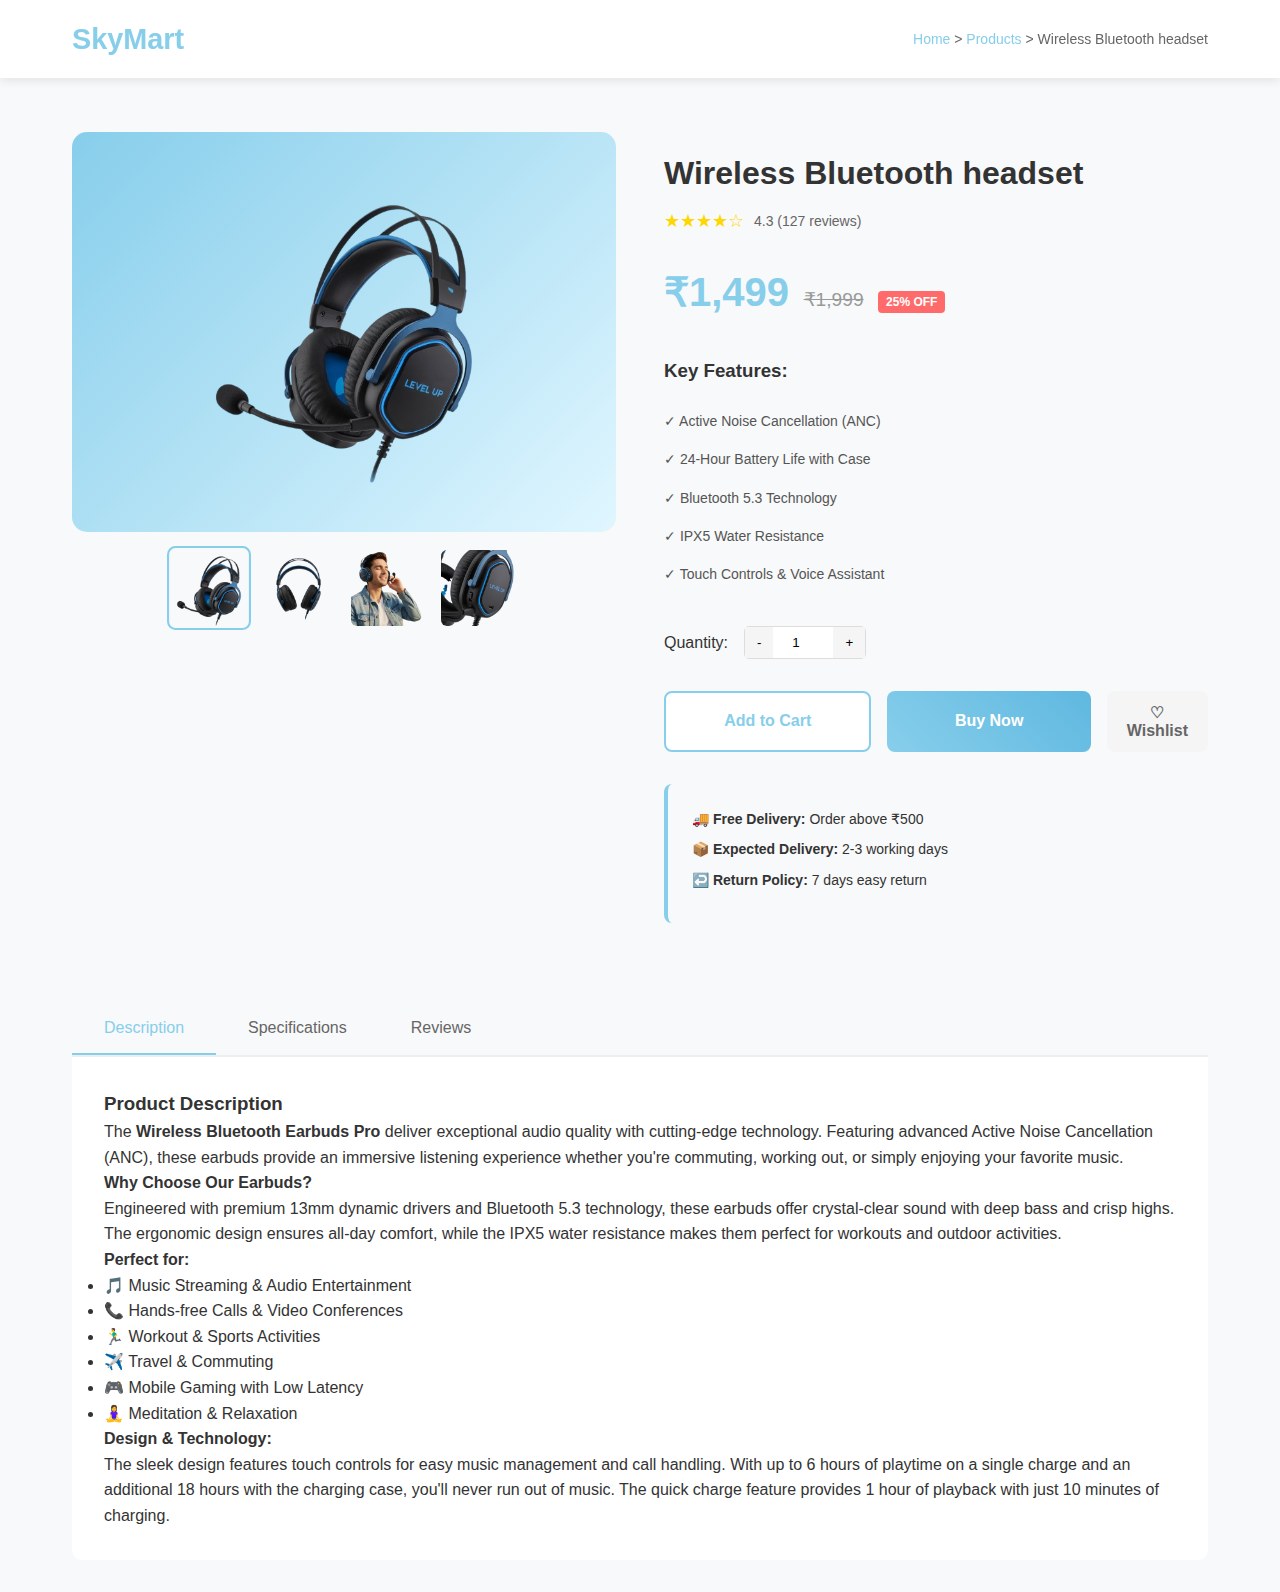
<file: wirelessEarbuds.html>
<!DOCTYPE html>
<html lang="en">
<head>
    <meta charset="UTF-8">
    <meta name="viewport" content="width=device-width, initial-scale=1.0">
    <title>Wireless Bluetooth headset - SkyMart</title>
    <link rel="stylesheet" href="holder2.css">
</head>
<body>
    <!-- Navigation -->
    <nav class="navbar">
        <div class="nav-container">
            <div class="logo">
                <h2><a href="main.html">SkyMart</a></h2>
            </div>
            <div class="breadcrumb">
                <a href="main.html">Home</a> > 
                <a href="index.html#products">Products</a> > 
                <span>Wireless Bluetooth headset</span>
            </div>
        </div>
    </nav>

    <!-- Product Detail Container -->
    <div class="product-detail-container">
        
        <!-- Product Images Section -->
        <div class="product-images">
            <div class="main-image">
                <img src="blutut.png" alt="Wireless Music headset" id="mainImage">
            </div>
            <div class="thumbnail-images">
                <img src="blutut.png" alt="Earbuds with Case" class="thumbnail active" onclick="changeImage(this)">
                <img src="wirelessear2.png" alt="Single Earbud" class="thumbnail" onclick="changeImage(this)">
                <img src="wirelessear3.png" alt="Charging Case" class="thumbnail" onclick="changeImage(this)">
                <img src="wirelessear4.png" alt="In Use" class="thumbnail" onclick="changeImage(this)">
            </div>
        </div>

        <!-- Product Info Section -->
        <div class="product-info">
            <div class="product-header">
                <h1 class="product-name">Wireless Bluetooth headset</h1>
                <div class="product-rating">
                    <div class="stars">★★★★☆</div>
                    <span class="rating-count">4.3 (127 reviews)</span>
                </div>
            </div>

            <div class="price-section">
                <span class="current-price">₹1,499</span>
                <span class="old-price">₹1,999</span>
                <span class="discount-percent">25% OFF</span>
            </div>

            <div class="product-features">
                <h3>Key Features:</h3>
                <ul>
                    <li>✓ Active Noise Cancellation (ANC)</li>
                    <li>✓ 24-Hour Battery Life with Case</li>
                    <li>✓ Bluetooth 5.3 Technology</li>
                    <li>✓ IPX5 Water Resistance</li>
                    <li>✓ Touch Controls & Voice Assistant</li>
                </ul>
            </div>

            <div class="quantity-section">
                <label>Quantity:</label>
                <div class="quantity-controls">
                    <button onclick="decreaseQty()">-</button>
                    <input type="number" id="quantity" value="1" min="1" max="10">
                    <button onclick="increaseQty()">+</button>
                </div>
            </div>

            <div class="action-buttons">
                <button class="add-to-cart-btn">Add to Cart</button>
                <button class="buy-now-btn">Buy Now</button>
                <button class="wishlist-btn">♡ Wishlist</button>
            </div>

            <div class="delivery-info">
                <div class="delivery-item">
                    <strong>🚚 Free Delivery:</strong> Order above ₹500
                </div>
                <div class="delivery-item">
                    <strong>📦 Expected Delivery:</strong> 2-3 working days
                </div>
                <div class="delivery-item">
                    <strong>↩️ Return Policy:</strong> 7 days easy return
                </div>
            </div>
        </div>
    </div>

    <!-- Product Description Tabs -->
    <div class="description-container"> 
        <div class="tabs">
            <button class="tab-button active" onclick="openTab(event, 'description')">Description</button>
            <button class="tab-button" onclick="openTab(event, 'specifications')">Specifications</button>
            <button class="tab-button" onclick="openTab(event, 'reviews')">Reviews</button>
        </div>

        <!-- Description Tab -->
        <div id="description" class="tab-content active">
            <h3>Product Description</h3>
            <p>
                The <strong>Wireless Bluetooth Earbuds Pro</strong> deliver exceptional audio quality with cutting-edge technology. 
                Featuring advanced Active Noise Cancellation (ANC), these earbuds provide an immersive listening experience 
                whether you're commuting, working out, or simply enjoying your favorite music.
            </p>
            
            <h4>Why Choose Our Earbuds?</h4>
            <p>
                Engineered with premium 13mm dynamic drivers and Bluetooth 5.3 technology, these earbuds offer crystal-clear 
                sound with deep bass and crisp highs. The ergonomic design ensures all-day comfort, while the IPX5 water 
                resistance makes them perfect for workouts and outdoor activities.
            </p>

            <h4>Perfect for:</h4>
            <ul>
                <li>🎵 Music Streaming & Audio Entertainment</li>
                <li>📞 Hands-free Calls & Video Conferences</li>
                <li>🏃‍♂️ Workout & Sports Activities</li>
                <li>✈️ Travel & Commuting</li>
                <li>🎮 Mobile Gaming with Low Latency</li>
                <li>🧘‍♀️ Meditation & Relaxation</li>
            </ul>

            <h4>Design & Technology:</h4>
            <p>
                The sleek design features touch controls for easy music management and call handling. With up to 6 hours 
                of playtime on a single charge and an additional 18 hours with the charging case, you'll never run out 
                of music. The quick charge feature provides 1 hour of playback with just 10 minutes of charging.
            </p>
        </div>

        <!-- Specifications Tab -->
        <div id="specifications" class="tab-content">
            <h3>Technical Specifications</h3>
            <table class="specs-table">
                <tr>
                    <td><strong>Driver Size</strong></td>
                    <td>13mm Dynamic Drivers</td>
                </tr>
                <tr>
                    <td><strong>Bluetooth Version</strong></td>
                    <td>Bluetooth 5.3</td>
                </tr>
                <tr>
                    <td><strong>Battery Life (Earbuds)</strong></td>
                    <td>6 Hours (ANC On) / 8 Hours (ANC Off)</td>
                </tr>
                <tr>
                    <td><strong>Battery Life (With Case)</strong></td>
                    <td>24 Hours Total Playtime</td>
                </tr>
                <tr>
                    <td><strong>Charging Time</strong></td>
                    <td>1.5 Hours (Earbuds) / 2 Hours (Case)</td>
                </tr>
                <tr>
                    <td><strong>Water Resistance</strong></td>
                    <td>IPX5 Rating</td>
                </tr>
                <tr>
                    <td><strong>Frequency Response</strong></td>
                    <td>20Hz - 20kHz</td>
                </tr>
                <tr>
                    <td><strong>Noise Cancellation</strong></td>
                    <td>Active Noise Cancellation (ANC)</td>
                </tr>
                <tr>
                    <td><strong>Charging Port</strong></td>
                    <td>USB-C</td>
                </tr>
                <tr>
                    <td><strong>Weight</strong></td>
                    <td>5g per earbud / 45g case</td>
                </tr>
                <tr>
                    <td><strong>Warranty</strong></td>
                    <td>1 Year Manufacturer Warranty</td>
                </tr>
            </table>
        </div>

        <!-- Reviews Tab -->
        <div id="reviews" class="tab-content">
            <h3>Customer Reviews (127)</h3>
            
            <div class="review-summary">
                <div class="overall-rating">
                    <span class="big-rating">4.3</span>
                    <div class="stars-large">★★★★☆</div>
                    <p>Based on 127 reviews</p>
                </div>
                <div class="rating-breakdown">
                    <div class="rating-bar">
                        <span>5★</span>
                        <div class="bar"><div class="fill" style="width: 60%"></div></div>
                        <span>76</span>
                    </div>
                    <div class="rating-bar">
                        <span>4★</span>
                        <div class="bar"><div class="fill" style="width: 25%"></div></div>
                        <span>32</span>
                    </div>
                    <div class="rating-bar">
                        <span>3★</span>
                        <div class="bar"><div class="fill" style="width: 10%"></div></div>
                        <span>13</span>
                    </div>
                    <div class="rating-bar">
                        <span>2★</span>
                        <div class="bar"><div class="fill" style="width: 3%"></div></div>
                        <span>4</span>
                    </div>
                    <div class="rating-bar">
                        <span>1★</span>
                        <div class="bar"><div class="fill" style="width: 2%"></div></div>
                        <span>2</span>
                    </div>
                </div>
            </div>

            <div class="individual-reviews">
                <div class="review-item">
                    <div class="review-header">
                        <strong>Arjun Singh</strong>
                        <div class="stars">★★★★★</div>
                        <span class="review-date">3 days ago</span>
                    </div>
                    <p>"Amazing sound quality! The noise cancellation works great during flights. Battery life is excellent."</p>
                </div>

                <div class="review-item">
                    <div class="review-header">
                        <strong>Sneha Gupta</strong>
                        <div class="stars">★★★★★</div>
                        <span class="review-date">1 week ago</span>
                    </div>
                    <p>"Perfect for workouts. They stay in place and the water resistance is really good. Great bass!"</p>
                </div>

                <div class="review-item">
                    <div class="review-header">
                        <strong>Vikram Joshi</strong>
                        <div class="stars">★★★★☆</div>
                        <span class="review-date">2 weeks ago</span>
                    </div>
                    <p>"Good value for money. Touch controls are responsive. Case could be slightly smaller though."</p>
                </div>

                <div class="review-item">
                    <div class="review-header">
                        <strong>Meera Shah</strong>
                        <div class="stars">★★★★★</div>
                        <span class="review-date">3 weeks ago</span>
                    </div>
                    <p>"Crystal clear call quality. Perfect for work from home setup. Quick charging is a lifesaver!"</p>
                </div>
            </div>
        </div>
    </div>

    <script>
        // Tab functionality
function openTab(event, tabName) {
    // Hide all tab contents
    const tabContents = document.querySelectorAll('.tab-content');
    tabContents.forEach(content => {
        content.classList.remove('active');
    });
    
    // Remove active class from all buttons
    const tabButtons = document.querySelectorAll('.tab-button');
    tabButtons.forEach(button => {
        button.classList.remove('active');
    });
    
    // Show selected tab and mark button as active
    document.getElementById(tabName).classList.add('active');
    event.currentTarget.classList.add('active');
}


function changeImage(clickedImg) {
    // Main image element को find करें
    const mainImage = document.getElementById('mainImage');
    
    // Clicked thumbnail की src को main image में set करें
    mainImage.src = clickedImg.src;
    
    // Alt text भी update करें
    mainImage.alt = clickedImg.alt;
}


function increaseQty() {
    const quantityInput = document.getElementById('quantity');
    let currentValue = parseInt(quantityInput.value);
    const maxValue = parseInt(quantityInput.max) || 10;
    
    if (currentValue < maxValue) {
        quantityInput.value = currentValue + 1;
    }
}

function decreaseQty() {
    const quantityInput = document.getElementById('quantity');
    let currentValue = parseInt(quantityInput.value);
    const minValue = parseInt(quantityInput.min) || 1;
    
    if (currentValue > minValue) {
        quantityInput.value = currentValue - 1;
    }
}

// Cart management with localStorage
class ShoppingCart {
    constructor() {
        this.cart = this.loadCart();
        this.updateCartCount();
    }
    
    addToCart(product) {
        const quantity = parseInt(document.getElementById('quantity').value) || 1;
        const existingItem = this.cart.find(item => item.id === product.id);
        
        if (existingItem) {
            existingItem.quantity += quantity;
        } else {
            this.cart.push({
                ...product,
                quantity: quantity
            });
        }
        
        this.saveCart();
        this.updateCartCount();
        this.showNotification('Product added to cart!');
    }
    
    saveCart() {
        localStorage.setItem('shopping-cart', JSON.stringify(this.cart));
    }
    
    loadCart() {
        const savedCart = localStorage.getItem('shopping-cart');
        return savedCart ? JSON.parse(savedCart) : [];
    }
    
    updateCartCount() {
        const count = this.cart.reduce((total, item) => total + item.quantity, 0);
        const cartCountElement = document.querySelector('.cart-count');
        if (cartCountElement) {
            cartCountElement.textContent = count;
        }
    }
    
    showNotification(message) {
        // Simple notification
        const notification = document.createElement('div');
        notification.className = 'cart-notification';
        notification.textContent = message;
        notification.style.cssText = `
            position: fixed;
            top: 20px;
            right: 20px;
            background: #28a745;
            color: white;
            padding: 15px;
            border-radius: 5px;
            z-index: 1000;
        `;
        
        document.body.appendChild(notification);
        
        setTimeout(() => {
            notification.remove();
        }, 3000);
    }
}

// Initialize cart
const shoppingCart = new ShoppingCart();

    </script>
</body>
</html>
</file>
<file: holder2.css>
/* Reset and Base Styles */
* {
    margin: 0;
    padding: 0;
    box-sizing: border-box;
}

body {
    font-family: 'Arial', sans-serif;
    background: #f8f9fa;
    color: #333;
    line-height: 1.6;
}

/* Navigation */
.navbar {
    background: white;
    box-shadow: 0 2px 10px rgba(0,0,0,0.1);
    position: fixed;
    top: 0;
    width: 100%;
    z-index: 1000;
}

.nav-container {
    max-width: 1200px;
    margin: 0 auto;
    padding: 1rem 2rem;
    display: flex;
    justify-content: space-between;
    align-items: center;
}

.logo h2 a {
    color: #87CEEB;
    text-decoration: none;
    font-size: 1.8rem;
    font-weight: bold;
}

.breadcrumb {
    color: #666;
    font-size: 14px;
}

.breadcrumb a {
    color: #87CEEB;
    text-decoration: none;
}

/* Product Detail Container */
.product-detail-container {
    max-width: 1200px;
    margin: 100px auto 0;
    padding: 2rem;
    display: grid;
    grid-template-columns: 1fr 1fr;
    gap: 3rem;
}

/* Product Images */
.product-images {
    display: flex;
    flex-direction: column;
    gap: 1rem;
}

.main-image {
    width: 100%;
    height: 400px;
    background: linear-gradient(135deg, #87CEEB 0%, #E0F6FF 100%);
    border-radius: 15px;
    display: flex;
    align-items: center;
    justify-content: center;
    overflow: hidden;
}

.main-image img {
    max-width: 80%;
    max-height: 80%;
    object-fit: contain;
}

.thumbnail-images {
    display: flex;
    gap: 10px;
    justify-content: center;
}

.thumbnail {
    width: 80px;
    height: 80px;
    border-radius: 8px;
    cursor: pointer;
    border: 2px solid transparent;
    object-fit: cover;
    transition: all 0.3s ease;
}

.thumbnail:hover,
.thumbnail.active {
    border-color: #87CEEB;
    transform: scale(1.05);
}

/* Product Info */
.product-info {
    padding: 1rem 0;
}

.product-header h1 {
    font-size: 2rem;
    color: #333;
    margin-bottom: 0.5rem;
}

.product-rating {
    display: flex;
    align-items: center;
    gap: 10px;
    margin-bottom: 1.5rem;
}

.stars {
    color: #FFD700;
    font-size: 18px;
}

.rating-count {
    color: #666;
    font-size: 14px;
}

.price-section {
    margin-bottom: 2rem;
}

.current-price {
    font-size: 2.5rem;
    font-weight: bold;
    color: #87CEEB;
}

.old-price {
    font-size: 1.2rem;
    color: #999;
    text-decoration: line-through;
    margin-left: 10px;
}

.discount-percent {
    background: #ff6b6b;
    color: white;
    padding: 4px 8px;
    border-radius: 4px;
    font-size: 12px;
    font-weight: bold;
    margin-left: 10px;
}

.product-features {
    margin-bottom: 2rem;
}

.product-features h3 {
    margin-bottom: 1rem;
    color: #333;
}

.product-features ul {
    list-style: none;
}

.product-features li {
    padding: 0.5rem 0;
    color: #555;
    font-size: 14px;
}

.quantity-section {
    display: flex;
    align-items: center;
    gap: 1rem;
    margin-bottom: 2rem;
}

.quantity-controls {
    display: flex;
    align-items: center;
    border: 1px solid #ddd;
    border-radius: 5px;
}

.quantity-controls button {
    padding: 8px 12px;
    border: none;
    background: #f5f5f5;
    cursor: pointer;
}

.quantity-controls input {
    width: 60px;
    padding: 8px;
    border: none;
    text-align: center;
}

.action-buttons {
    display: flex;
    gap: 1rem;
    margin-bottom: 2rem;
}

.add-to-cart-btn,
.buy-now-btn,
.wishlist-btn {
    flex: 1;
    padding: 12px 20px;
    border: none;
    border-radius: 8px;
    font-size: 16px;
    font-weight: 600;
    cursor: pointer;
    transition: all 0.3s ease;
}

.add-to-cart-btn {
    background: white;
    color: #87CEEB;
    border: 2px solid #87CEEB;
}

.add-to-cart-btn:hover {
    background: #87CEEB;
    color: white;
}

.buy-now-btn {
    background: linear-gradient(45deg, #87CEEB, #5FB8E0);
    color: white;
}

.buy-now-btn:hover {
    transform: translateY(-2px);
}

.wishlist-btn {
    background: #f5f5f5;
    color: #666;
    flex: 0.3;
}

.delivery-info {
    background: #f8f9fa;
    padding: 1.5rem;
    border-radius: 8px;
    border-left: 4px solid #87CEEB;
}

.delivery-item {
    margin-bottom: 0.5rem;
    font-size: 14px;
}

/* Description Tabs */
.description-container {
    max-width: 1200px;
    margin: 2rem auto;
    padding: 0 2rem;
}

.tabs {
    display: flex;
    border-bottom: 2px solid #eee;
}

.tab-button {
    padding: 1rem 2rem;
    border: none;
    background: none;
    cursor: pointer;
    font-size: 16px;
    font-weight: 500;
    color: #666;
    border-bottom: 2px solid transparent;
    transition: all 0.3s ease;
}

.tab-button.active,
.tab-button:hover {
    color: #87CEEB;
    border-bottom-color: #87CEEB;
}

.tab-content {
    display: none;
    padding: 2rem 0;
    background: white;
    border-radius: 0 0 10px 10px;
    padding: 2rem;
}

.tab-content.active {
    display: block;
}

.specs-table {
    width: 100%;
    border-collapse: collapse;
    margin-top: 1rem;
}

.specs-table td {
    padding: 12px;
    border-bottom: 1px solid #eee;
}

.specs-table td:first-child {
    background: #f8f9fa;
    font-weight: 600;
    width: 200px;
}

/* Reviews */
.review-summary {
    display: grid;
    grid-template-columns: 200px 1fr;
    gap: 2rem;
    margin-bottom: 2rem;
}

.overall-rating {
    text-align: center;
}

.big-rating {
    font-size: 3rem;
    font-weight: bold;
    color: #87CEEB;
}

.stars-large {
    color: #FFD700;
    font-size: 24px;
    margin: 0.5rem 0;
}

.rating-bar {
    display: flex;
    align-items: center;
    gap: 10px;
    margin-bottom: 5px;
}

.bar {
    flex: 1;
    height: 8px;
    background: #eee;
    border-radius: 4px;
    overflow: hidden;
}

.fill {
    height: 100%;
    background: #FFD700;
}

.review-item {
    background: white;
    padding: 1.5rem;
    border-radius: 8px;
    margin-bottom: 1rem;
    border-left: 4px solid #87CEEB;
}

.review-header {
    display: flex;
    align-items: center;
    gap: 1rem;
    margin-bottom: 0.5rem;
}

.review-date {
    color: #666;
    font-size: 12px;
    margin-left: auto;
}

/* Responsive */
@media (max-width: 768px) {
    .product-detail-container {
        grid-template-columns: 1fr;
        gap: 2rem;
        margin-top: 80px;
        padding: 1rem;
    }
    
    .action-buttons {
        flex-direction: column;
    }
    
    .review-summary {
        grid-template-columns: 1fr;
    }
}
</file>
